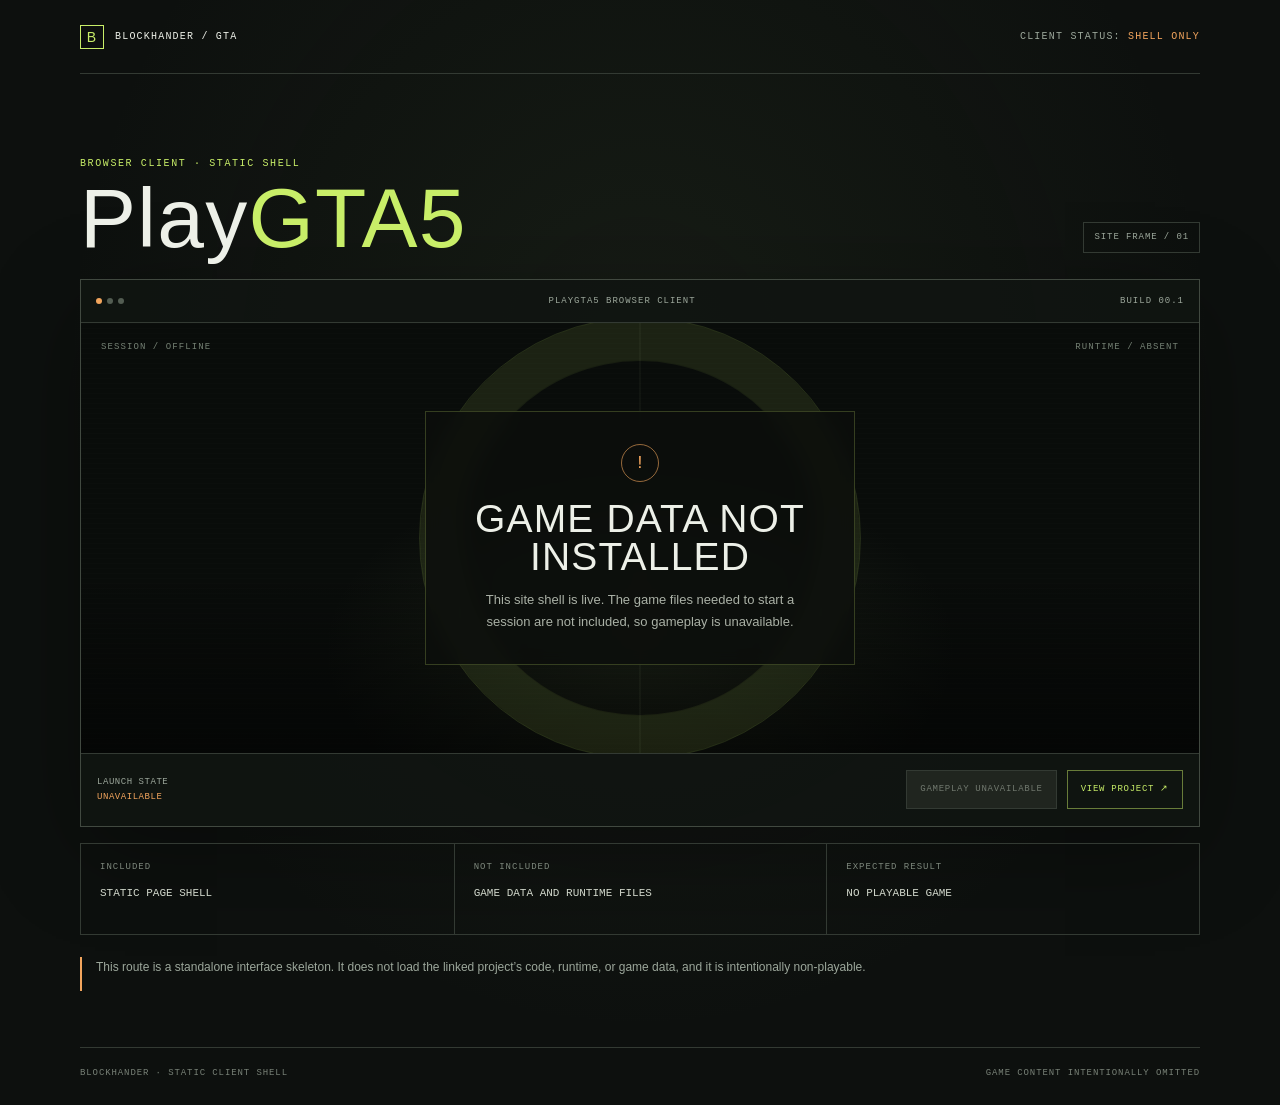
<file: gta/index.html>
<!doctype html>
<html lang="en">
<head>
  <meta charset="utf-8">
  <meta name="viewport" content="width=device-width, initial-scale=1">
  <meta name="theme-color" content="#0d100e">
  <meta name="description" content="A static PlayGTA5 client shell. Game files and playable runtime are not included.">
  <title>PlayGTA5 shell · BlockHander</title>
  <style>
    :root {
      color-scheme: dark;
      --black: #0d100e;
      --panel: #151a16;
      --line: #333a33;
      --paper: #edf0e8;
      --muted: #9ca79b;
      --lime: #c8ee68;
      --orange: #f2a55d;
      --mono: "SFMono-Regular", Consolas, "Liberation Mono", monospace;
      --display: Impact, Haettenschweiler, "Arial Narrow Bold", sans-serif;
    }

    * { box-sizing: border-box; }

    html { min-width: 320px; background: var(--black); }

    body {
      min-height: 100vh;
      margin: 0;
      color: var(--paper);
      background:
        radial-gradient(ellipse at 50% 34%, rgba(87, 111, 66, .12), transparent 36rem),
        var(--black);
      font-family: "Trebuchet MS", "Segoe UI", sans-serif;
    }

    a { color: inherit; }

    a:focus-visible, button:focus-visible {
      outline: 2px solid var(--lime);
      outline-offset: 4px;
    }

    .page { width: min(100% - 48px, 1120px); margin: 0 auto; }

    .topbar {
      min-height: 74px;
      display: flex;
      align-items: center;
      justify-content: space-between;
      border-bottom: 1px solid var(--line);
      font: 10px/1.5 var(--mono);
      letter-spacing: .12em;
      text-transform: uppercase;
    }

    .brand { display: flex; align-items: center; gap: 11px; }

    .brand-mark {
      width: 24px;
      height: 24px;
      display: grid;
      place-items: center;
      border: 1px solid var(--lime);
      color: var(--lime);
      font: 14px/1 var(--display);
    }

    .top-status { color: var(--muted); }
    .top-status b { color: var(--orange); font-weight: 500; }

    main { padding: clamp(42px, 8vw, 82px) 0 56px; }

    .intro {
      display: flex;
      align-items: end;
      justify-content: space-between;
      gap: 28px;
      margin-bottom: 26px;
    }

    .eyebrow {
      margin: 0 0 13px;
      color: var(--lime);
      font: 10px/1.5 var(--mono);
      letter-spacing: .16em;
      text-transform: uppercase;
    }

    h1 {
      margin: 0;
      font: clamp(48px, 8vw, 84px)/.82 var(--display);
      letter-spacing: .015em;
    }

    h1 span { color: var(--lime); }

    .build-tag {
      flex: 0 0 auto;
      padding: 8px 10px;
      border: 1px solid var(--line);
      color: var(--muted);
      font: 9px/1.4 var(--mono);
      letter-spacing: .1em;
      text-transform: uppercase;
    }

    .client {
      border: 1px solid #414940;
      background: rgba(16, 20, 17, .9);
      box-shadow: 0 26px 90px rgba(0, 0, 0, .32);
    }

    .client-bar {
      min-height: 43px;
      display: flex;
      align-items: center;
      justify-content: space-between;
      gap: 16px;
      padding: 0 15px;
      border-bottom: 1px solid var(--line);
      color: var(--muted);
      font: 9px/1.4 var(--mono);
      letter-spacing: .11em;
      text-transform: uppercase;
    }

    .window-dots { display: flex; gap: 5px; }
    .window-dots i { width: 6px; height: 6px; border-radius: 50%; background: #535d52; }
    .window-dots i:first-child { background: var(--orange); }

    .screen {
      min-height: 430px;
      position: relative;
      display: grid;
      place-items: center;
      overflow: hidden;
      background:
        linear-gradient(180deg, transparent 57%, rgba(0, 0, 0, .52)),
        repeating-linear-gradient(0deg, transparent 0 4px, rgba(255,255,255,.018) 5px),
        radial-gradient(ellipse at 50% 76%, rgba(112, 133, 78, .16), transparent 40%),
        #090c0a;
    }

    .screen::before {
      position: absolute;
      inset: 0;
      pointer-events: none;
      background:
        linear-gradient(90deg, transparent 49.9%, rgba(206, 231, 170, .07) 50%, transparent 50.1%),
        linear-gradient(0deg, transparent 49.9%, rgba(206, 231, 170, .07) 50%, transparent 50.1%);
      content: "";
    }

    .screen::after {
      width: min(47vw, 440px);
      aspect-ratio: 1;
      position: absolute;
      border: 1px solid rgba(200, 238, 104, .14);
      border-radius: 50%;
      box-shadow: inset 0 0 0 42px rgba(200, 238, 104, .018), inset 0 0 0 43px rgba(200, 238, 104, .08);
      content: "";
    }

    .screen-corner {
      position: absolute;
      z-index: 1;
      top: 18px;
      left: 20px;
      color: #758174;
      font: 9px/1.5 var(--mono);
      letter-spacing: .12em;
      text-transform: uppercase;
    }

    .screen-corner.right { right: 20px; left: auto; text-align: right; }

    .message {
      position: relative;
      z-index: 2;
      width: min(100% - 36px, 430px);
      padding: 32px 26px;
      border: 1px solid rgba(200, 238, 104, .22);
      background: rgba(12, 15, 12, .85);
      text-align: center;
      backdrop-filter: blur(8px);
    }

    .message-mark {
      width: 38px;
      height: 38px;
      display: grid;
      place-items: center;
      margin: 0 auto 18px;
      border: 1px solid rgba(242, 165, 93, .6);
      border-radius: 50%;
      color: var(--orange);
      font: 18px/1 var(--mono);
    }

    .message h2 {
      margin: 0;
      font: clamp(27px, 5vw, 39px)/.98 var(--display);
      letter-spacing: .03em;
      text-transform: uppercase;
    }

    .message p {
      max-width: 330px;
      margin: 13px auto 0;
      color: #aab1a6;
      font-size: 13px;
      line-height: 1.65;
    }

    .client-controls {
      min-height: 73px;
      display: flex;
      align-items: center;
      justify-content: space-between;
      gap: 18px;
      padding: 13px 16px;
      border-top: 1px solid var(--line);
    }

    .control-copy { color: var(--muted); font: 9px/1.6 var(--mono); letter-spacing: .06em; text-transform: uppercase; }
    .control-copy strong { color: var(--orange); font-weight: 500; }

    .controls { display: flex; align-items: center; gap: 10px; }

    .play-button, .source-link {
      min-height: 39px;
      display: inline-flex;
      align-items: center;
      justify-content: center;
      gap: 12px;
      padding: 0 13px;
      border: 1px solid var(--line);
      font: 9px/1 var(--mono);
      letter-spacing: .08em;
      text-decoration: none;
      text-transform: uppercase;
    }

    .play-button {
      color: #70786e;
      background: #20251f;
      cursor: not-allowed;
    }

    .source-link { border-color: rgba(200, 238, 104, .48); color: var(--lime); }
    .source-link:hover { background: rgba(200, 238, 104, .08); }

    .footnotes {
      display: grid;
      grid-template-columns: repeat(3, 1fr);
      margin-top: 16px;
      border: 1px solid var(--line);
    }

    .note { min-height: 90px; padding: 17px 19px; }
    .note + .note { border-left: 1px solid var(--line); }

    .note-label {
      display: block;
      margin-bottom: 9px;
      color: #7e887d;
      font: 9px/1.4 var(--mono);
      letter-spacing: .11em;
      text-transform: uppercase;
    }

    .note-value { color: #d1d7cb; font: 11px/1.5 var(--mono); text-transform: uppercase; }

    .disclaimer {
      display: flex;
      align-items: start;
      gap: 14px;
      margin: 22px 0 0;
      color: var(--muted);
      font-size: 12px;
      line-height: 1.7;
    }

    .disclaimer::before { width: 2px; min-height: 34px; flex: 0 0 2px; background: var(--orange); content: ""; }

    footer {
      display: flex;
      justify-content: space-between;
      gap: 16px;
      padding: 19px 0 25px;
      border-top: 1px solid var(--line);
      color: #788177;
      font: 9px/1.5 var(--mono);
      letter-spacing: .1em;
      text-transform: uppercase;
    }

    @media (max-width: 640px) {
      .page { width: min(100% - 28px, 520px); }
      .topbar { min-height: 64px; font-size: 8px; }
      .brand { gap: 8px; }
      .top-status { max-width: 140px; text-align: right; }
      main { padding-top: 48px; }
      .intro { align-items: start; flex-direction: column; gap: 17px; }
      h1 { font-size: clamp(55px, 14vw, 76px); }
      .screen { min-height: 350px; }
      .screen::after { width: min(72vw, 300px); }
      .message { padding: 24px 17px; }
      .client-controls { align-items: start; flex-direction: column; }
      .controls { width: 100%; }
      .play-button, .source-link { flex: 1; padding: 0 8px; font-size: 8px; }
      .footnotes { grid-template-columns: 1fr; }
      .note { min-height: 0; padding: 14px 16px; }
      .note + .note { border-top: 1px solid var(--line); border-left: 0; }
      footer { flex-direction: column; gap: 5px; }
    }
  </style>
</head>
<body>
  <div class="page">
    <header class="topbar">
      <div class="brand"><span class="brand-mark" aria-hidden="true">B</span><span>BlockHander / GTA</span></div>
      <span class="top-status">Client status: <b>shell only</b></span>
    </header>

    <main>
      <div class="intro">
        <div>
          <p class="eyebrow">Browser client · static shell</p>
          <h1>Play<span>GTA5</span></h1>
        </div>
        <span class="build-tag">Site frame / 01</span>
      </div>

      <section class="client" aria-labelledby="client-title">
        <div class="client-bar">
          <span class="window-dots" aria-hidden="true"><i></i><i></i><i></i></span>
          <span id="client-title">PlayGTA5 browser client</span>
          <span>Build 00.1</span>
        </div>

        <div class="screen" role="status" aria-live="polite">
          <span class="screen-corner">Session / offline</span>
          <span class="screen-corner right">Runtime / absent</span>
          <div class="message">
            <span class="message-mark" aria-hidden="true">!</span>
            <h2>Game data not installed</h2>
            <p>This site shell is live. The game files needed to start a session are not included, so gameplay is unavailable.</p>
          </div>
        </div>

        <div class="client-controls">
          <span class="control-copy">Launch state<br><strong>Unavailable</strong></span>
          <div class="controls">
            <button class="play-button" type="button" disabled aria-disabled="true">Gameplay unavailable</button>
            <a class="source-link" href="https://github.com/alihammoud21/playgta5" target="_blank" rel="noopener noreferrer">View project ↗</a>
          </div>
        </div>
      </section>

      <section class="footnotes" aria-label="Included and excluded parts">
        <div class="note"><span class="note-label">Included</span><span class="note-value">Static page shell</span></div>
        <div class="note"><span class="note-label">Not included</span><span class="note-value">Game data and runtime files</span></div>
        <div class="note"><span class="note-label">Expected result</span><span class="note-value">No playable game</span></div>
      </section>

      <p class="disclaimer">This route is a standalone interface skeleton. It does not load the linked project’s code, runtime, or game data, and it is intentionally non-playable.</p>
    </main>

    <footer>
      <span>BlockHander · Static client shell</span>
      <span>Game content intentionally omitted</span>
    </footer>
  </div>
</body>
</html>
</file>
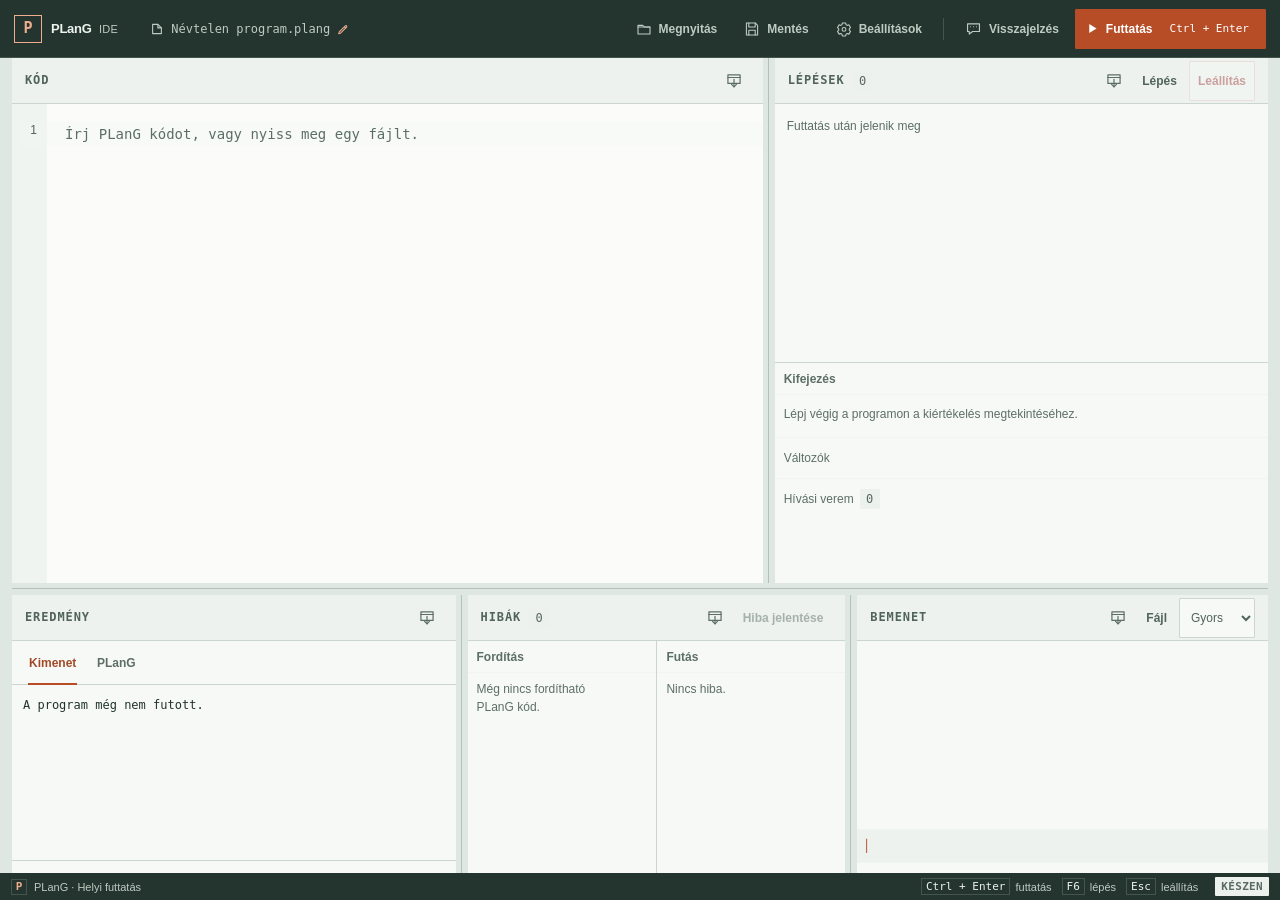
<file: plang/index.html>
<!doctype html>
<html lang="hu">
  <head>
    <meta charset="UTF-8" />
    <meta name="viewport" content="width=device-width, initial-scale=1, viewport-fit=cover" />
    <meta name="theme-color" id="theme-color" content="#ffffff" />
    <meta name="description" content="Böngészőben futó PLanG programozási környezet." />
    <link rel="icon" type="image/svg+xml" href="/plang/favicon-code.svg" />
    <title>Névtelen program.plang - PLanG</title>
    <script type="module" crossorigin src="/plang/assets/index-CEwBY_hx.js"></script>
    <link rel="modulepreload" crossorigin href="/plang/assets/sentry-DNl5YGOr.js">
    <link rel="stylesheet" crossorigin href="/plang/assets/index-B7pjGrDt.css">
  </head>
  <body>
    <div id="app"></div>
  </body>
</html>
</file>
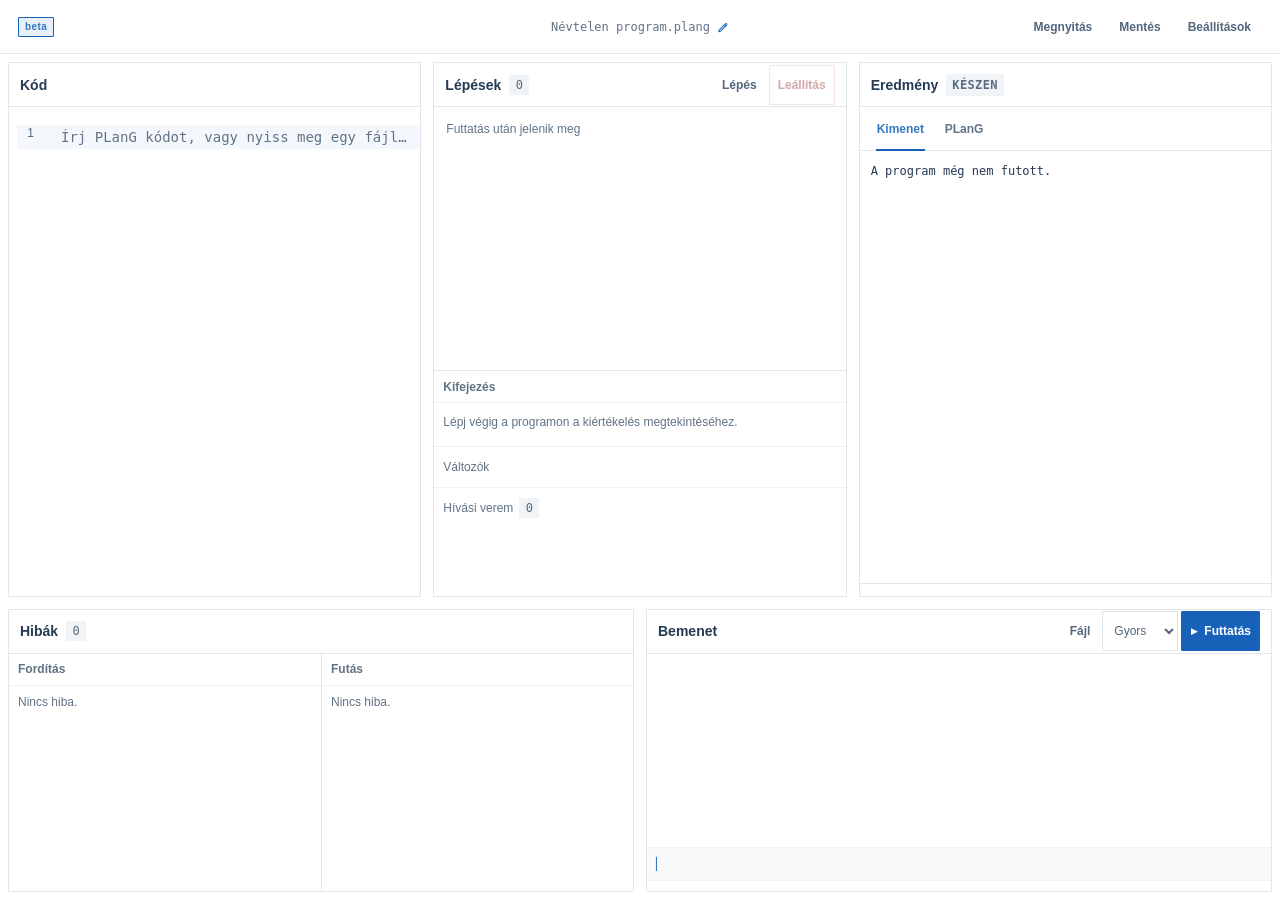
<file: plang_old/index.html>
<!doctype html>
<html lang="hu">
  <head>
    <meta charset="UTF-8" />
    <meta name="viewport" content="width=device-width, initial-scale=1, viewport-fit=cover, maximum-scale=1, user-scalable=no" />
    <meta name="theme-color" id="theme-color" content="#ffffff" />
    <meta name="description" content="Böngészőben futó PLanG programozási környezet." />
    <link rel="icon" type="image/svg+xml" href="/plang_old/favicon-code.svg" />
    <title>Névtelen program.plang - PLanG</title>
    <script type="module" crossorigin src="/plang_old/assets/index-bqqEhXy2.js"></script>
    <link rel="modulepreload" crossorigin href="/plang_old/assets/sentry-DNxsmRGE.js">
    <link rel="stylesheet" crossorigin href="/plang_old/assets/index-e2RVIA1a.css">
  </head>
  <body>
    <div id="app"></div>
  </body>
</html>
</file>
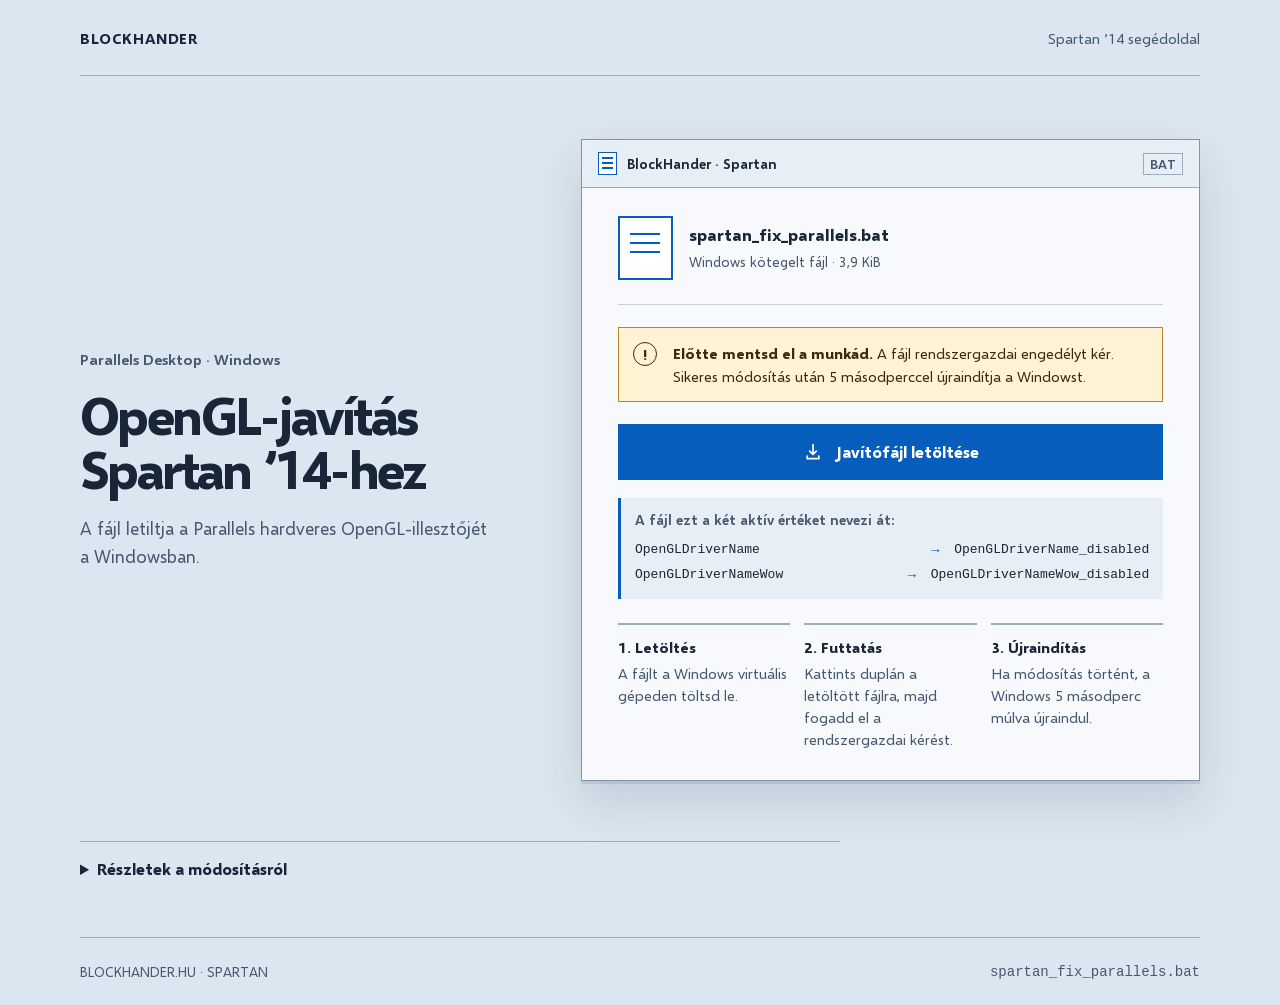
<file: spartan/index.html>
<!doctype html>
<html lang="hu">
<head>
  <meta charset="utf-8">
  <meta name="viewport" content="width=device-width, initial-scale=1">
  <meta name="color-scheme" content="light">
  <meta name="theme-color" content="#dce6f0">
  <meta name="description" content="Töltsd le a Spartan ’14 Parallels grafikai hibájához készült Windows javítófájlt.">
  <title>Spartan ’14 grafikai javítása | BlockHander</title>
  <link rel="icon" href="/spartan/favicon.svg" type="image/svg+xml">
  <link rel="icon" href="/spartan/icon-512.png" type="image/png" sizes="512x512">
  <link rel="apple-touch-icon" href="/spartan/apple-touch-icon.png">
  <meta property="og:type" content="website">
  <meta property="og:title" content="Spartan ’14 grafikai javítása | BlockHander">
  <meta property="og:description" content="Windows javítófájl Spartan ’14-hez Parallels Desktop alatt.">
  <meta property="og:url" content="https://blockhander.hu/spartan/">
  <meta property="og:image" content="https://blockhander.hu/spartan/og.png">
  <meta property="og:image:width" content="1200">
  <meta property="og:image:height" content="630">
  <meta property="og:image:alt" content="OpenGL-javítás Spartan ’14-hez — BlockHander, Windows kötegelt fájl">
  <meta name="twitter:card" content="summary_large_image">
  <link rel="preload" href="/spartan/fonts/selawik-400.woff2" as="font" type="font/woff2" crossorigin>
  <link rel="preload" href="/spartan/fonts/selawik-600.woff2" as="font" type="font/woff2" crossorigin>
  <link rel="preload" href="/spartan/fonts/selawik-700.woff2" as="font" type="font/woff2" crossorigin>
  <link rel="stylesheet" href="/spartan/styles.css">
</head>
<body>
  <div class="page-shell">
    <header class="site-header">
      <a class="wordmark" href="/" aria-label="Ugrás a BlockHander főoldalára">BLOCKHANDER</a>
      <span class="section-name">Spartan ’14 segédoldal</span>
    </header>

    <main class="page-content">
      <section class="stage" aria-labelledby="page-title">
        <div class="heading">
          <p class="eyebrow">Parallels Desktop <span aria-hidden="true">·</span> Windows</p>
          <h1 id="page-title">OpenGL-javítás<br>Spartan ’14-hez</h1>
          <p class="intro">A fájl letiltja a Parallels hardveres OpenGL-illesztőjét a Windowsban.</p>
        </div>

        <section class="download-panel" aria-label="A Spartan javítófájl letöltése">
          <div class="panel-heading">
            <span class="file-glyph" aria-hidden="true"></span>
            <span>BlockHander <span aria-hidden="true">·</span> Spartan</span>
            <span class="file-badge">BAT</span>
          </div>
          <div class="panel-content">
            <div class="file-row">
              <span class="large-file" aria-hidden="true"></span>
              <div class="file-copy">
                <p class="file-name">spartan_fix_parallels.bat</p>
                <p class="file-meta">Windows kötegelt fájl <span aria-hidden="true">·</span> 3,9 KiB</p>
              </div>
            </div>

            <div class="warning" role="note" aria-label="Fontos, futtatás előtt">
              <span class="warning-icon" aria-hidden="true">!</span>
              <p><strong>Előtte mentsd el a munkád.</strong> A fájl rendszergazdai engedélyt kér. Sikeres módosítás után 5 másodperccel újraindítja a Windowst.</p>
            </div>

            <a class="download-button" href="/spartan/spartan_fix_parallels.bat" download="spartan_fix_parallels.bat">
              <svg viewBox="0 0 24 24" fill="none" aria-hidden="true"><path d="M12 3v12m0 0 4-4m-4 4-4-4M5 17v3h14v-3" stroke="currentColor" stroke-width="2" stroke-linecap="round" stroke-linejoin="round"/></svg>
              Javítófájl letöltése
            </a>

            <div class="registry-preview" role="group" aria-label="Átnevezett OpenGL-beállítások">
              <p class="registry-title">A fájl ezt a két aktív értéket nevezi át:</p>
              <div class="registry-change"><code>OpenGLDriverName</code><span aria-hidden="true">→</span><code>OpenGLDriverName_disabled</code></div>
              <div class="registry-change"><code>OpenGLDriverNameWow</code><span aria-hidden="true">→</span><code>OpenGLDriverNameWow_disabled</code></div>
            </div>

            <ol class="steps" aria-label="A futtatás lépései">
              <li class="step"><strong>1. Letöltés</strong><span>A fájlt a Windows virtuális gépeden töltsd le.</span></li>
              <li class="step"><strong>2. Futtatás</strong><span>Kattints duplán a letöltött fájlra, majd fogadd el a rendszergazdai kérést.</span></li>
              <li class="step"><strong>3. Újraindítás</strong><span>Ha módosítás történt, a Windows 5 másodperc múlva újraindul.</span></li>
            </ol>
          </div>
        </section>
      </section>

      <section class="technical-details">
        <details>
          <summary>Részletek a módosításról</summary>
          <p>A fájl rendszergazdai jogosultságot kér, majd beágyazott PowerShellt futtat az <code>ExecutionPolicy Bypass</code> kapcsolóval. A kapcsoló csak erre a PowerShell-folyamatra érvényes, nem állítja át tartósan a Windows házirendjét. A szkript módosítja a grafikus illesztőprogram regisztrációs kulcsainak hozzáférését, majd az aktív <code>OpenGLDriverName</code> és <code>OpenGLDriverNameWow</code> értékeket <code>_disabled</code> végűre nevezi át. Az esetleg már létező, azonos nevű letiltott értékeket előbb törli. Ha nincs aktív OpenGL-bejegyzés, a Windows nem indul újra.</p>
        </details>
      </section>

      <footer class="page-footer">
        <span>BLOCKHANDER.HU <span aria-hidden="true">·</span> SPARTAN</span>
        <span class="footer-file">spartan_fix_parallels.bat</span>
      </footer>
    </main>
  </div>
</body>
</html>
</file>
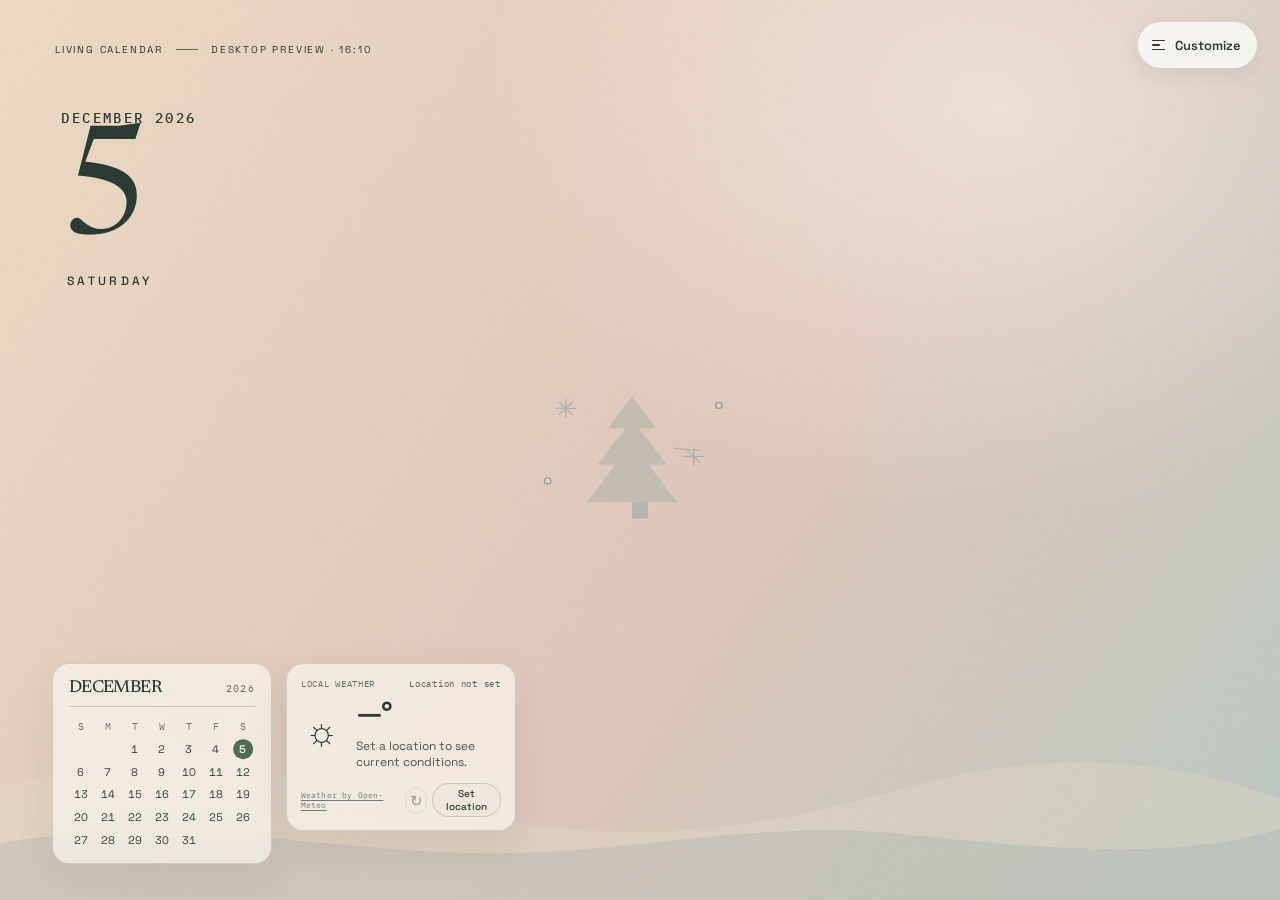
<file: wallpaper/index.html>
<!doctype html>
<html lang="en">
<head>
  <meta charset="utf-8">
  <meta name="viewport" content="width=device-width, initial-scale=1">
  <meta name="color-scheme" content="light dark">
  <meta name="theme-color" content="#e5b89d">
  <meta name="description" content="A living calendar wallpaper that shows the date, month, and the information you choose.">
  <title>Living Calendar Wallpaper</title>
  <script>
    (() => {
      const look = new URLSearchParams(window.location.search).get("look");
      if (["classic", "seasonal", "field-guide", "evening"].includes(look)) {
        document.documentElement.dataset.look = look;
      }
    })();
  </script>
  <link rel="icon" href="./favicon.svg" type="image/svg+xml">
  <link rel="preconnect" href="https://fonts.googleapis.com">
  <link rel="preconnect" href="https://fonts.gstatic.com" crossorigin>
  <link href="https://fonts.googleapis.com/css2?family=Fraunces:opsz,wght@9..144,500;9..144,600&family=IBM+Plex+Mono:wght@400;500&family=Newsreader:opsz,wght@6..72,400;6..72,500;6..72,600&family=Space+Grotesk:wght@400;500;600;700&display=swap" rel="stylesheet">
  <link rel="stylesheet" href="./styles.css">
  <link rel="stylesheet" href="./style-directions.css">
  <script type="module" src="./app.js"></script>
</head>
<body>
  <a class="skip-link" href="#wallpaper-art">Skip to wallpaper</a>
  <main class="wallpaper-page">
    <div class="wallpaper-art" id="wallpaper-art" data-style="gradient" data-layout="combined" data-show-calendar="true" aria-label="Interactive calendar wallpaper">
      <svg class="seasonal-art" viewBox="0 0 1200 900" preserveAspectRatio="none" aria-hidden="true" focusable="false">
        <g class="seasonal-scene seasonal-scene--january">
          <path class="seasonal-ridge-light" d="M0 766C156 720 270 742 415 786S684 836 844 776s236-64 356-20v144H0Z"/>
          <path class="seasonal-ridge-deep" d="M0 830c172-40 303-8 446 11s278-35 421-28 223 34 333-7v94H0Z"/>
          <g class="seasonal-emblem" transform="translate(600 455) scale(.74)">
            <path class="seasonal-line" d="M0-72v144M-62-36l124 72M-62 36l124-72M0-72l-10 14m10-14 10 14M0 72l-10-14m10 14 10-14M-62-36l17 1m-17-1 7 15M62 36l-17-1m17 1-7-15M-62 36l17-1m-17 1 7-15M62-36l-17 1m17-1-7 15"/>
            <circle class="seasonal-dot" cx="0" cy="0" r="7"/>
            <circle class="seasonal-dot seasonal-dot--small" cx="-78" cy="-66" r="4"/><circle class="seasonal-dot seasonal-dot--small" cx="83" cy="52" r="4"/>
          </g>
        </g>
        <g class="seasonal-scene seasonal-scene--february">
          <path class="seasonal-ridge-light" d="M0 785c180-56 326-13 480 17s278-62 406-51 216 57 314 16v133H0Z"/>
          <path class="seasonal-ridge-deep" d="M0 838c156-24 282 19 429 2s297-37 432-2 231 19 339-13v75H0Z"/>
          <g class="seasonal-emblem" transform="translate(600 455) scale(.74)">
            <path class="seasonal-line" d="M-78 62C-33 33-16 2 4-26S42-57 78-66M-24 13c-29-3-44-20-55-42m84 4c-1-23 8-37 22-52M5-25c20 1 36-7 49-20M-52 43c-6-19-19-29-39-34"/>
            <path class="seasonal-leaf" d="M-77-41c19 0 31 7 34 23-17 5-29-4-34-23Zm53 43c-17-9-21-24-13-38 16 8 20 23 13 38Zm56-61c-3-18 5-30 21-34 4 17-3 29-21 34Zm17 15c5-17 17-23 33-18-5 16-17 22-33 18Z"/>
            <circle class="seasonal-bud" cx="-88" cy="9" r="5"/><circle class="seasonal-bud" cx="49" cy="-78" r="5"/>
          </g>
        </g>
        <g class="seasonal-scene seasonal-scene--march">
          <path class="seasonal-ridge-light" d="M0 779c147-11 258-70 411-43s238 80 388 56 244-45 401-6v133H0Z"/>
          <path class="seasonal-ridge-deep" d="M0 843c143-31 284-8 428 3s257-20 403-15 263 24 369-9v78H0Z"/>
          <g class="seasonal-emblem" transform="translate(600 455) scale(.74)">
            <path class="seasonal-line" d="M0 78c2-46-1-92 5-151m-4 95C-33-2-55-16-77-25m83 4c33-31 52-38 82-40M2 15c-29-25-46-31-65-31m68 5c24-23 40-28 62-31"/>
            <path class="seasonal-leaf" d="M-77-25c22-4 37 4 43 22-19 8-34 1-43-22Zm165-36C68-41 54-30 36-33c0-20 17-30 52-28ZM-63-16c21-1 34 7 38 24-18 6-31-1-38-24Zm133-20C51-20 39-10 23-13c2-18 16-26 47-23Z"/>
          </g>
        </g>
        <g class="seasonal-scene seasonal-scene--april">
          <path class="seasonal-ridge-light" d="M0 794c182-51 313-24 461 16s262 1 395-25 239-15 344 22v112H0Z"/>
          <path class="seasonal-ridge-deep" d="M0 841c152-18 280 19 414 10s270-40 412-22 259 23 374-8v79H0Z"/>
          <g class="seasonal-emblem" transform="translate(600 455) scale(.74)">
            <path class="seasonal-line" d="M-66-31c11-25 35-40 65-35 22-27 65-11 66 20 32 12 25 54-7 57h-115c-23-1-31-27-9-42Z"/>
            <path class="seasonal-rain" d="m-44 33-10 22m48-17-10 22m47-23-10 22m44-22-10 22"/>
            <path class="seasonal-leaf" d="M-80 73c-15-18-11-33 8-44 14 17 10 32-8 44Zm67 2c-2-23 9-35 31-36 4 21-6 33-31 36Zm68 0c-18-15-18-31 0-47 17 15 17 31 0 47Z"/>
          </g>
        </g>
        <g class="seasonal-scene seasonal-scene--may">
          <path class="seasonal-ridge-light" d="M0 777c170-25 285-36 425-4s237 57 396 29 245-54 379-11v109H0Z"/>
          <path class="seasonal-ridge-deep" d="M0 839c170-12 275 17 433 9s271-36 412-20 253 32 355-8v80H0Z"/>
          <g class="seasonal-emblem" transform="translate(600 455) scale(.74)">
            <path class="seasonal-line" d="M-76 69c26-40 43-77 68-119m-27 46c-24-13-34-30-33-52m49 20c25-7 40-20 51-42m-13 89c19-14 40-17 61-11"/>
            <g class="seasonal-blossom" transform="translate(-67 -55)"><ellipse cy="-13" rx="8" ry="14"/><ellipse cx="13" rx="8" ry="14" transform="rotate(72 0 0)"/><ellipse cx="8" cy="11" rx="8" ry="14" transform="rotate(144 0 0)"/><ellipse cx="-8" cy="11" rx="8" ry="14" transform="rotate(216 0 0)"/><ellipse cx="-13" rx="8" ry="14" transform="rotate(288 0 0)"/><circle r="5"/></g>
            <g class="seasonal-blossom" transform="translate(64 -101) scale(.78)"><ellipse cy="-13" rx="8" ry="14"/><ellipse cx="13" rx="8" ry="14" transform="rotate(72 0 0)"/><ellipse cx="8" cy="11" rx="8" ry="14" transform="rotate(144 0 0)"/><ellipse cx="-8" cy="11" rx="8" ry="14" transform="rotate(216 0 0)"/><ellipse cx="-13" rx="8" ry="14" transform="rotate(288 0 0)"/><circle r="5"/></g>
            <path class="seasonal-leaf" d="M-33-8c-19 1-29-9-28-27 19-2 29 7 28 27Zm86-40c-2-18 7-29 25-30 3 18-5 28-25 30Z"/>
          </g>
        </g>
        <g class="seasonal-scene seasonal-scene--june">
          <path class="seasonal-ridge-light" d="M0 798c178-32 299-45 434-4s250 52 395 15 253-28 371 10v81H0Z"/>
          <path class="seasonal-ridge-deep" d="M0 843c170-18 290 20 432 8s267-42 417-19 249 30 351-4v72H0Z"/>
          <g class="seasonal-emblem" transform="translate(600 455) scale(.74)">
            <path class="seasonal-ray" d="M0-96v-26m-63 52-19-19m145 19 19-19M-90 0h-27m207 0h27"/>
            <path class="seasonal-sun" d="M-75 36a75 75 0 0 1 150 0"/>
            <path class="seasonal-line" d="M-104 38h208m-184 16h160"/>
          </g>
        </g>
        <g class="seasonal-scene seasonal-scene--july">
          <path class="seasonal-ridge-light" d="M0 789c134-44 273-51 412-4s268 65 420 23 251-47 368-4v96H0Z"/>
          <path class="seasonal-ridge-deep" d="M0 843c161-30 296-2 439 11s280-38 418-25 241 39 343 4v75H0Z"/>
          <g class="seasonal-emblem" transform="translate(600 455) scale(.74)">
            <path class="seasonal-line" d="M-83 76C-55 24-47-20-44-77m-39 153c-9-31-23-49-46-66m78 18c-29-16-42-31-48-52m91 62c-7-45-5-86 4-124m-4 81c27-21 42-42 50-68m-41 87c29-10 50-20 69-40m-5 49c-4-39 6-69 28-96m-19 67c23-13 36-27 45-46"/>
            <path class="seasonal-leaf" d="M-128 10c22-3 37 6 43 27-19 7-34-2-43-27Zm44-52c20 2 31 14 30 34-19 0-29-11-30-34Zm41 22c18-7 33-2 42 16-16 11-30 6-42-16Zm77-4c4-20 18-29 38-25-4 19-17 27-38 25Zm-2 44c17-13 33-12 46 4-13 15-29 14-46-4Zm66-19c10-18 25-22 42-12-9 18-23 22-42 12Z"/>
          </g>
        </g>
        <g class="seasonal-scene seasonal-scene--august">
          <path class="seasonal-ridge-light" d="M0 782c170-46 279-17 420 24s271 0 404-33 261-6 376 20v111H0Z"/>
          <path class="seasonal-ridge-deep" d="M0 839c181-25 294 16 437 8s266-37 415-19 253 26 348-8v80H0Z"/>
          <g class="seasonal-emblem" transform="translate(600 455) scale(.74)">
            <circle class="seasonal-sun" cx="43" cy="-36" r="42"/>
            <path class="seasonal-line" d="M-110 42c46-27 82-28 119-8s70 17 113-10m-232 34c52-21 86-21 121-4s72 16 118-5M-68 80c29-13 54-13 79 0s50 14 78 1"/>
          </g>
        </g>
        <g class="seasonal-scene seasonal-scene--september">
          <path class="seasonal-ridge-light" d="M0 784c145-28 287-15 425 22s272 16 416-28 252-26 359 7v115H0Z"/>
          <path class="seasonal-ridge-deep" d="M0 844c159-21 283 10 428 9s272-39 419-21 255 27 353-3v71H0Z"/>
          <g class="seasonal-emblem" transform="translate(600 455) scale(.74)">
            <path class="seasonal-line" d="M0 82c-4-59-10-104-2-164m-1 93c-23-25-44-36-69-38m69 14c21-26 41-39 68-47m-65 19c-16-24-21-45-17-68m20 77c25-18 46-25 70-25"/>
            <path class="seasonal-seed" d="M-74-28c12-20 17-35 13-50m-12 51c-5-23-15-36-34-47m104 32c3-23 13-38 31-48m-31 48c15-22 31-32 54-34m-61 13c-12-24-13-40-6-58m11 79c20-16 38-21 59-17"/>
          </g>
        </g>
        <g class="seasonal-scene seasonal-scene--october">
          <path class="seasonal-ridge-light" d="M0 781c144-46 289-29 434 19s277 34 413-11 244-51 353-9v120H0Z"/>
          <path class="seasonal-ridge-deep" d="M0 842c161-25 288 17 433 8s266-36 410-20 261 25 357-9v79H0Z"/>
          <g class="seasonal-emblem" transform="translate(600 455) scale(.74)">
            <path class="seasonal-line" d="M-98 62c27-35 49-68 69-101s47-45 91-66M-54-5c-28-1-47-16-57-42m80 1c-1-27 9-47 30-61m12 25c24 9 43 7 62-7M-31 26c-21-14-43-17-65-11"/>
            <path class="seasonal-leaf" d="M-111-47c21-3 35 7 39 28-20 7-33-3-39-28Zm80-18c-1-21 10-34 31-37 3 20-7 33-31 37Zm27 15c22 0 35 12 36 34-21 3-33-8-36-34Zm46-49c2-20 15-30 35-28-1 20-13 29-35 28Zm-71 112c-18-12-20-29-6-49 18 12 20 28 6 49Zm140-102c19-10 34-5 44 14-18 11-33 7-44-14Z"/>
            <path class="seasonal-vein" d="m-85-38 13 12m48-34-2 17m29-2 17 20m12-68-8 16m-65 66-9 22m100-116 19-10"/>
          </g>
        </g>
        <g class="seasonal-scene seasonal-scene--november">
          <path class="seasonal-ridge-light" d="M0 785c174-33 283-4 426 23s277 10 416-37 253-20 358 21v103H0Z"/>
          <path class="seasonal-ridge-deep" d="M0 844c166-17 286 13 431 8s267-35 415-16 256 24 354-8v72H0Z"/>
          <g class="seasonal-emblem" transform="translate(600 455) scale(.74)">
            <path class="seasonal-line" d="M-92 74c34-32 50-62 58-97s36-58 72-70m-119 143c-5-27-20-44-48-54m96-31c-3-26 6-45 29-61m-11 39c24 0 43-8 58-27m-78 61c-23-10-41-10-61 0"/>
            <path class="seasonal-bud" d="M-202 0h7m34-68h7m170-83h7m55 49h7m-130 54h7"/>
          </g>
        </g>
        <g class="seasonal-scene seasonal-scene--december">
          <path class="seasonal-ridge-light" d="M0 786c151-35 291-12 430 25s274 22 412-21 254-33 358 9v101H0Z"/>
          <path class="seasonal-ridge-deep" d="M0 843c165-28 293 6 438 10s267-35 408-19 260 26 354-5v71H0Z"/>
          <g class="seasonal-emblem" transform="translate(600 455) scale(.74)">
            <path class="seasonal-tree" d="m-67 64 36-51h-23l36-49h-22l30-44 30 44h-22l36 49h-23l36 51Z"/>
            <path class="seasonal-trunk" d="M-10 64h20v22h-20Z"/>
            <path class="seasonal-snow" d="M-94-75v24m-12-12h24m-20-8 16 16m0-16-16 16m170 45v24m-12-12h24m-20-8 16 16m0-16L44-9"/>
            <circle class="seasonal-dot" cx="-117" cy="35" r="4"/><circle class="seasonal-dot" cx="100" cy="-67" r="4"/>
          </g>
        </g>
      </svg>
      <div class="wallpaper-topline">
        <span class="wallpaper-wordmark" data-classic-only hidden>BETTER CREATING <i></i> LIVING CALENDAR</span>
        <span class="wallpaper-wordmark" data-direction-only hidden>LIVING CALENDAR <i></i> <span class="wallpaper-preview-label">DESKTOP PREVIEW · <span data-wallpaper-ratio>16:10</span></span></span>
      </div>

      <div class="wallpaper-layout">
        <div class="wallpaper-date-block">
          <span class="wallpaper-month" data-wallpaper-month>OCTOBER 2026</span>
          <strong data-wallpaper-day>23</strong>
          <span class="wallpaper-weekday" data-wallpaper-weekday>FRIDAY</span>
        </div>
        <div class="wallpaper-widgets" role="group" aria-label="Calendar, events, and weather widgets">
          <section class="mini-calendar wallpaper-widget" data-calendar aria-label="October 2026 calendar">
            <div class="mini-calendar-top"><span data-calendar-title>OCTOBER</span><span data-calendar-year>2026</span></div>
            <div class="calendar-grid" data-calendar-grid role="grid" aria-label="October 2026"></div>
          </section>
          <section class="agenda-preview wallpaper-widget" data-agenda hidden aria-label="Today's events">
            <div class="agenda-heading"><span>YOUR DAY</span><span data-agenda-date>OCT 23</span></div>
            <div class="agenda-items" data-agenda-items></div>
          </section>
          <section class="weather-widget wallpaper-widget" data-weather-widget aria-label="Local weather">
            <div class="weather-widget-top">
              <span class="weather-eyebrow">LOCAL WEATHER</span>
              <span class="weather-location" data-weather-location>Location not set</span>
            </div>
            <div class="weather-reading">
              <span class="weather-icon" data-weather-icon aria-hidden="true">☼</span>
              <div class="weather-reading-copy">
                <div class="weather-temperature-line"><strong data-weather-temperature>—°</strong><span data-weather-summary>Add a location to see conditions.</span></div>
                <span class="weather-range" data-weather-range></span>
              </div>
            </div>
            <div class="weather-widget-bottom">
              <a class="weather-attribution" href="https://open-meteo.com/" target="_blank" rel="noreferrer">Weather by Open-Meteo</a>
              <div class="weather-widget-actions">
                <button class="weather-action" type="button" data-weather-refresh aria-label="Refresh weather" title="Refresh weather">↻</button>
                <button class="weather-action" type="button" data-weather-open-settings>Set location</button>
              </div>
            </div>
          </section>
        </div>
      </div>

      <div class="wallpaper-footer" data-classic-only hidden>
        <span data-palette-label>OCTOBER · NORTHERN HEMISPHERE</span>
        <span>A LITTLE MORE ROOM FOR TODAY</span>
      </div>

    </div>

    <button class="customize-button" type="button" data-open-editor aria-haspopup="dialog" aria-controls="settings-dialog">
      <span class="customize-glyph" aria-hidden="true"><i></i><i></i><i></i></span>
      Customize
    </button>

    <dialog class="settings-dialog" id="settings-dialog" data-settings-dialog aria-labelledby="settings-title">
      <div class="settings-card">
        <header class="panel-heading">
          <div>
            <div class="panel-title-row">
              <h1 id="settings-title">Appearance</h1>
              <div class="settings-scroll-cue" data-scroll-cue aria-hidden="true"><span>More settings</span><span>↓</span></div>
            </div>
          </div>
          <button class="dialog-close" type="button" data-close-editor aria-label="Close settings">×</button>
        </header>

        <section class="control-section palette-section" aria-labelledby="palette-heading">
          <div class="control-heading">
            <div><h2 id="palette-heading">Seasonal background</h2><p>Every month has its own artwork, palette, and mood.</p></div>
          </div>
          <div class="month-stepper">
            <button class="step-button" type="button" data-previous-month aria-label="Previous palette month">←</button>
            <div class="step-readout"><strong data-step-month>October</strong><span data-step-season>Warm light, late autumn</span></div>
            <button class="step-button" type="button" data-next-month aria-label="Next palette month">→</button>
          </div>
          <div class="month-picker" role="group" aria-label="Choose a seasonal palette" data-month-picker></div>
          <div class="toggle-row follow-month-row">
            <span><strong>Follow today’s month</strong><small data-follow-status>Background updates when the month turns.</small></span>
            <button class="switch" type="button" data-toggle-follow-month aria-pressed="true" aria-label="Pause automatic monthly background"><span></span></button>
          </div>
        </section>

        <section class="control-section" aria-labelledby="design-heading">
          <div class="control-heading"><div><h2 id="design-heading">Wallpaper style</h2><p>Choose a look for every month.</p></div></div>
          <div class="design-choices" role="group" aria-labelledby="design-heading">
            <button class="design-choice" type="button" data-design-choice="classic" aria-pressed="false" title="The original wallpaper with a quiet gradient and editorial date.">
              <span class="design-choice-preview design-preview-classic" aria-hidden="true"><i></i><b></b></span>
              <span class="design-choice-label">Original</span>
            </button>
            <button class="design-choice" type="button" data-design-choice="seasonal" aria-pressed="true" title="An editorial date over a soft seasonal landscape">
              <span class="design-choice-preview design-preview-seasonal" aria-hidden="true"><i></i><b></b></span>
              <span class="design-choice-label">Seasonal editorial</span>
            </button>
            <button class="design-choice" type="button" data-design-choice="field-guide" aria-pressed="false" title="A mineral field guide with botanical detail and a side-set date">
              <span class="design-choice-preview design-preview-field-guide" aria-hidden="true"><i></i><b></b></span>
              <span class="design-choice-label">Botanical field guide</span>
            </button>
            <button class="design-choice" type="button" data-design-choice="evening" aria-pressed="false" title="A dark spruce landscape with warm brass highlights">
              <span class="design-choice-preview design-preview-evening" aria-hidden="true"><i></i><b></b></span>
              <span class="design-choice-label">Evening grove</span>
            </button>
          </div>
        </section>

        <section class="control-section" aria-labelledby="treatment-heading">
          <div class="control-heading"><div><h2 id="treatment-heading">Color treatment</h2></div></div>
          <div class="segmented-control" role="group" aria-label="Color treatment">
            <button type="button" data-style-choice="gradient" aria-pressed="true"><span class="style-swatch style-swatch-gradient" aria-hidden="true"></span>Gradient</button>
            <button type="button" data-style-choice="solid" aria-pressed="false"><span class="style-swatch style-swatch-solid" aria-hidden="true"></span>Solid</button>
          </div>
        </section>

        <section class="control-section calendar-link-section" aria-labelledby="ical-heading">
          <div class="control-heading"><div><h2 id="ical-heading">Calendars</h2><p>Change the labels shown beside events.</p></div></div>
          <div class="calendar-list" data-calendar-list role="list" aria-label="Connected calendars"></div>
          <form class="calendar-form" data-calendar-form>
            <div class="calendar-form-fields">
              <label class="visually-hidden" for="ical-name">Calendar label</label>
              <input id="ical-name" name="calendar-name" type="text" maxlength="60" autocomplete="off" placeholder="Label (optional)">
              <label class="visually-hidden" for="ical-url">iCal calendar link</label>
              <input id="ical-url" name="ical-url" type="url" inputmode="url" autocomplete="url" placeholder="https://… or webcal://…" spellcheck="false">
            </div>
            <div class="calendar-actions">
              <button class="button button-primary" type="submit" data-connect-calendar>Add calendar</button>
              <button class="button button-subtle" type="button" data-refresh-calendars hidden>Refresh all</button>
            </div>
          </form>
          <input hidden id="ical-file" type="file" accept=".ics,text/calendar" multiple data-calendar-file>
          <div class="calendar-dropzone" data-calendar-dropzone role="group" aria-label="Add calendar files">
            <svg class="calendar-dropzone-icon" viewBox="0 0 24 24" fill="none" aria-hidden="true"><path d="M12 15V3m0 0L8 7m4-4 4 4M5 13v6a2 2 0 0 0 2 2h10a2 2 0 0 0 2-2v-6" stroke="currentColor" stroke-width="1.6" stroke-linecap="round" stroke-linejoin="round"/></svg>
            <div class="calendar-dropzone-copy">
              <p>Drop .ics files here</p>
              <div><span>or</span><button class="calendar-dropzone-button" type="button" data-add-calendar-file>Browse files</button></div>
            </div>
          </div>
          <p class="calendar-status" data-calendar-status role="status" aria-live="polite"></p>
          <p class="privacy-note">Local files stay in this browser. Feed links connect directly to their provider.</p>
        </section>

        <section class="control-section weather-settings" data-weather-settings aria-labelledby="weather-settings-heading">
          <div class="control-heading"><div><h2 id="weather-settings-heading">Weather location</h2><p>Use this device’s location or search for a city.</p></div></div>
          <div class="weather-selected-location"><span data-weather-selected-location>No location selected</span></div>
          <button class="button button-subtle weather-current-location" type="button" data-use-current-location>Use current location</button>
          <form class="weather-location-form" data-weather-search-form>
            <label class="visually-hidden" for="weather-location-query">Search city or town</label>
            <div class="weather-location-search">
              <input class="weather-location-input" id="weather-location-query" name="location" type="search" maxlength="100" autocomplete="off" placeholder="Search city or town">
              <button class="button button-primary" type="submit" data-weather-search>Search</button>
            </div>
            <div class="weather-location-results" data-weather-results role="list" aria-label="Location search results"></div>
          </form>
          <p class="calendar-status" data-weather-status role="status" aria-live="polite"></p>
          <p class="privacy-note">Your selected location is saved with this device’s wallpaper settings. Weather data by Open-Meteo.</p>
        </section>

        <section class="control-section" aria-labelledby="season-heading">
          <div class="control-heading"><div><h2 id="season-heading">Hemisphere</h2></div></div>
          <div class="segmented-control hemisphere-control" role="group" aria-label="Choose your hemisphere">
            <button type="button" data-hemisphere-choice="north" aria-pressed="true">Northern</button>
            <button type="button" data-hemisphere-choice="south" aria-pressed="false">Southern</button>
          </div>
        </section>

        <section class="control-section" aria-labelledby="layout-heading">
          <div class="control-heading"><div><h2 id="layout-heading">Composition</h2></div></div>
          <div class="layout-choices" role="group" aria-label="Wallpaper composition">
            <button class="layout-choice" type="button" data-layout-choice="combined" aria-pressed="true"><span class="layout-icon layout-icon-combined" aria-hidden="true"><i></i><i></i><i></i><i></i></span><span>Date + month</span></button>
            <button class="layout-choice" type="button" data-layout-choice="big-date" aria-pressed="false"><span class="layout-icon layout-icon-date" aria-hidden="true"><i></i></span><span>Large date</span></button>
            <button class="layout-choice" type="button" data-layout-choice="calendar" aria-pressed="false"><span class="layout-icon layout-icon-calendar" aria-hidden="true"><i></i><i></i><i></i><i></i><i></i><i></i></span><span>Month grid</span></button>
            <button class="layout-choice" type="button" data-layout-choice="minimal" aria-pressed="false"><span class="layout-icon layout-icon-minimal" aria-hidden="true"><i></i><i></i></span><span>Minimal</span></button>
          </div>
        </section>

        <section class="control-section" aria-labelledby="display-heading">
          <div class="control-heading"><div><h2 id="display-heading">Display shape</h2></div></div>
          <div class="segmented-control ratio-control" role="group" aria-label="Wallpaper display shape">
            <button type="button" data-aspect-choice="16:10" aria-pressed="true">16:10</button>
            <button type="button" data-aspect-choice="16:9" aria-pressed="false">16:9</button>
          </div>
        </section>

        <section class="control-section" aria-labelledby="format-heading">
          <div class="control-heading"><div><h2 id="format-heading">Regional formats</h2></div></div>
          <div class="format-options">
            <div class="format-option">
              <span><label for="date-format">Date format</label><small>Order for dates across the wallpaper</small></span>
              <select class="format-select" id="date-format" data-date-format>
                <option value="system">System default</option>
                <option value="dmy">Day / month / year</option>
                <option value="mdy">Month / day / year</option>
                <option value="iso">ISO 8601</option>
              </select>
            </div>
            <div class="format-option">
              <span><label for="time-format">Time format</label><small>Used for event start times</small></span>
              <select class="format-select" id="time-format" data-time-format>
                <option value="system">System default</option>
                <option value="12h">12-hour</option>
                <option value="24h">24-hour</option>
              </select>
            </div>
            <div class="format-option">
              <span><label for="week-start">Week starts</label><small>First day shown in the calendar</small></span>
              <select class="format-select" id="week-start" data-week-start>
                <option value="system">System default</option>
                <option value="sunday">Sunday</option>
                <option value="monday">Monday</option>
                <option value="saturday">Saturday</option>
              </select>
            </div>
            <div class="format-option">
              <span><label for="temperature-unit">Temperature</label><small>Weather widget units</small></span>
              <select class="format-select" id="temperature-unit" data-temperature-unit>
                <option value="system">System default</option>
                <option value="celsius">Celsius (°C)</option>
                <option value="fahrenheit">Fahrenheit (°F)</option>
              </select>
            </div>
          </div>
        </section>

        <section class="control-section calendar-controls" aria-labelledby="calendar-heading">
          <div class="control-heading"><div><h2 id="calendar-heading">On your wallpaper</h2></div></div>
          <div class="toggle-row">
            <span><strong>Month calendar</strong><small>Show the full month</small></span>
            <button class="switch" type="button" data-toggle-calendar aria-pressed="true" aria-label="Hide month calendar"><span></span></button>
          </div>
          <div class="toggle-row">
            <span><strong>Today’s events</strong><small>Show events from your calendar</small></span>
            <button class="switch" type="button" data-toggle-agenda aria-pressed="false" aria-label="Show today's events"><span></span></button>
          </div>
          <div class="toggle-row">
            <span><strong>Weather</strong><small>Show local conditions and today’s high and low</small></span>
            <button class="switch" type="button" data-toggle-weather aria-pressed="true" aria-label="Hide weather"><span></span></button>
          </div>
        </section>

        <footer class="panel-footer">
          <span>Settings save automatically on this device.</span>
          <button class="text-button reset-button" type="button" data-reset-settings>Reset appearance</button>
        </footer>
        <details class="wallpaper-help">
          <summary>Set as desktop wallpaper</summary>
          <p>Add this page in Plash for the wallpaper. Settings save on this device, and feeds sync directly when their provider allows browser access. To edit the wallpaper, right-click it and turn on Browsing Mode. Turn Browsing Mode off to return to the clean wallpaper.</p>
          <a href="https://apps.apple.com/app/plash-live-wallpapers/id1494023538" target="_blank" rel="noreferrer">Open Plash in the Mac App Store ↗</a>
        </details>
      </div>
    </dialog>

    <div class="toast" role="status" aria-live="polite" data-toast></div>
    <noscript><p class="no-script">Turn on JavaScript to display your local date and calendar.</p></noscript>
  </main>
</body>
</html>
</file>
<file: plang/assets/index-B7pjGrDt.css>
:root{color-scheme:light;font-family:Avenir Next,Segoe UI,sans-serif;color:#23342e;background:#e6ede8;font-synthesis:none;text-rendering:optimizeLegibility;-webkit-font-smoothing:antialiased;-moz-osx-font-smoothing:grayscale;--paper: #f7f9f6;--paper-soft: #edf2ee;--line: #cbd6cf;--ink: #22332d;--text-strong: #23342e;--text: #33463d;--text-secondary: #51645c;--muted: #5d6f65;--placeholder: #5d6f65;--line-soft: #dde5df;--line-strong: #bccbc2;--line-faint: #e9eeeb;--border-blue: #c96a45;--blue: #b74d27;--blue-dark: #82361f;--blue-action: #a94726;--button-ink: #ffffff;--blue-soft: #f3e6e0;--blue-hover: #f8f1ed;--blue-selected: #80361f;--blue-consumed: #ecd9cf;--red: #a33e3e;--red-mark: #a33e3e;--red-soft: #fbefef;--red-border: #e9c7c7;--red-hover: #fff8f7;--success: #286448;--success-soft: #eaf3ed;--info: #245e55;--info-soft: #e8f1ed;--warning: #775311;--warning-soft: #faf4e8;--neutral: #596a62;--neutral-soft: #edf1ed;--code-paper: #fbfcfa;--code-ink: #1d3029;--code-gutter: #73827b;--code-active-line: #edf3ef;--code-selection: #b9d8ff88;--code-executing-line: #f3e8e1;--syntax-keyword: #a44324;--syntax-variable: #263b32;--syntax-string: #9c4b36;--syntax-number: #286448;--syntax-operator: #52645b;--syntax-comment: #66786f;--syntax-punctuation: #51645c;--chrome: #24352f;--chrome-ink: #edf3ee;--chrome-muted: #becbc3;--chrome-line: #43554d;--chrome-accent: #efad8f;--workbench: #dfe7e2;--code-gutter-paper: #f0f4f0;--mono: "SFMono-Regular", "Menlo", "Consolas", monospace}@media(prefers-color-scheme:dark){:root:not([data-appearance=light]){color-scheme:dark;color:#e4ece6;background:#18211e;--paper: #1d2824;--paper-soft: #26322d;--line: #3b4a43;--ink: #e4ece6;--text-strong: #e4ece6;--text: #d0dbd3;--text-secondary: #b8c7be;--muted: #9caca3;--placeholder: #aebdb4;--line-soft: #303d37;--line-strong: #506057;--line-faint: #29352f;--border-blue: #c96a45;--blue: #ef9e78;--blue-dark: #f3b69a;--blue-action: #a94726;--button-ink: #ffffff;--blue-soft: #392921;--blue-hover: #302822;--blue-selected: #f3b69a;--blue-consumed: #382b24;--red: #ffaaaa;--red-mark: #a33e3e;--red-soft: #472829;--red-border: #744448;--red-hover: #39292b;--success: #8bd3a5;--success-soft: #243b2e;--info: #8fc7b9;--info-soft: #243a34;--warning: #f2ce83;--warning-soft: #40351f;--neutral: #c2cec5;--neutral-soft: #2a3630;--code-paper: #19231f;--code-ink: #e4ece6;--code-gutter: #9caca3;--code-active-line: #23302a;--code-selection: #78513f88;--code-executing-line: #392b23;--syntax-keyword: #f1a17a;--syntax-variable: #e4ece6;--syntax-string: #e4aa93;--syntax-number: #8bd3a5;--syntax-operator: #c3d0c7;--syntax-comment: #aebdb4;--syntax-punctuation: #b8c7be;--chrome: #111916;--chrome-ink: #e4ece6;--chrome-muted: #aebdb4;--chrome-line: #35443c;--chrome-accent: #f1a17a;--workbench: #151e1a;--code-gutter-paper: #1d2824}}:root[data-appearance=dark]{color-scheme:dark;color:#e4ece6;background:#18211e;--paper: #1d2824;--paper-soft: #26322d;--line: #3b4a43;--ink: #e4ece6;--text-strong: #e4ece6;--text: #d0dbd3;--text-secondary: #b8c7be;--muted: #9caca3;--placeholder: #aebdb4;--line-soft: #303d37;--line-strong: #506057;--line-faint: #29352f;--border-blue: #c96a45;--blue: #ef9e78;--blue-dark: #f3b69a;--blue-action: #a94726;--button-ink: #ffffff;--blue-soft: #392921;--blue-hover: #302822;--blue-selected: #f3b69a;--blue-consumed: #382b24;--red: #ffaaaa;--red-mark: #a33e3e;--red-soft: #472829;--red-border: #744448;--red-hover: #39292b;--success: #8bd3a5;--success-soft: #243b2e;--info: #8fc7b9;--info-soft: #243a34;--warning: #f2ce83;--warning-soft: #40351f;--neutral: #c2cec5;--neutral-soft: #2a3630;--code-paper: #19231f;--code-ink: #e4ece6;--code-gutter: #9caca3;--code-active-line: #23302a;--code-selection: #78513f88;--code-executing-line: #392b23;--syntax-keyword: #f1a17a;--syntax-variable: #e4ece6;--syntax-string: #e4aa93;--syntax-number: #8bd3a5;--syntax-operator: #c3d0c7;--syntax-comment: #aebdb4;--syntax-punctuation: #b8c7be;--chrome: #111916;--chrome-ink: #e4ece6;--chrome-muted: #aebdb4;--chrome-line: #35443c;--chrome-accent: #f1a17a;--workbench: #151e1a;--code-gutter-paper: #1d2824}@media(prefers-contrast:more){:root{--line: #8794a3;--line-soft: #a2acb7;--line-strong: #8d9aa8;--muted: #40566d;--placeholder: #40566d;--text-secondary: #40566d;--border-blue: #1762b8;--blue-soft: #e1efff;--neutral-soft: #e8edf2}button:focus-visible,textarea:focus-visible,select:focus-visible{outline-width:3px}}::selection{color:var(--ink);background:var(--blue-consumed)}*{scrollbar-color:var(--line-strong) transparent;scrollbar-width:thin}*::-webkit-scrollbar{width:8px;height:8px}*::-webkit-scrollbar-track{background:transparent}*::-webkit-scrollbar-thumb{border:2px solid transparent;border-radius:1px;background:var(--line-strong);background-clip:padding-box}*::-webkit-scrollbar-thumb:hover{background:var(--muted);background-clip:padding-box}@media(prefers-color-scheme:dark)and (prefers-contrast:more){:root:not([data-appearance=light]){--line: #aebdcd;--line-soft: #8494a5;--line-strong: #aebdcd;--muted: #e1e9f1;--placeholder: #e1e9f1;--text-secondary: #e1e9f1;--border-blue: #a9d3ff;--blue-soft: #253f58;--neutral-soft: #303c48}}@media(prefers-contrast:more){:root[data-appearance=dark]{--line: #aebdcd;--line-soft: #8494a5;--line-strong: #aebdcd;--muted: #e1e9f1;--placeholder: #e1e9f1;--text-secondary: #e1e9f1;--border-blue: #a9d3ff;--blue-soft: #253f58;--neutral-soft: #303c48}}*{box-sizing:border-box}html,body{touch-action:pan-x pan-y pinch-zoom}html,body,#app{width:100%;height:100%;margin:0}body{min-width:320px;overflow:hidden;background:var(--paper)}button,input,textarea,select{font:inherit}input,textarea,.cm-content{caret-color:var(--blue)}button{color:inherit}button:focus-visible,textarea:focus-visible,select:focus-visible{outline:2px solid var(--blue);outline-offset:1px}button:disabled{opacity:.45;cursor:not-allowed}#app{display:flex;width:100%;height:100vh;height:100dvh;min-height:0;flex-direction:column;margin:0;padding-inline:env(safe-area-inset-left,0px) env(safe-area-inset-right,0px);background:var(--paper)}.topbar{min-height:58px;flex:0 0 auto;display:flex;align-items:center;gap:16px;padding:6px 14px;border-bottom:1px solid var(--chrome-line);color:var(--chrome-ink);background:var(--chrome)}.brand-lockup{display:flex;align-items:center;gap:9px;flex:0 0 auto}.brand-mark{width:28px;height:28px;display:grid;place-items:center;border:1px solid var(--chrome-accent);color:var(--chrome-accent);font:700 15px/1 var(--mono)}.brand-name{color:var(--chrome-ink);font-size:13px;font-weight:700;letter-spacing:-.02em;white-space:nowrap}.brand-name small{margin-left:4px;color:var(--chrome-muted);font-size:11px;font-weight:500;letter-spacing:.03em}.file-title{min-width:0;max-width:min(36vw,480px);margin-left:8px}.file-title-trigger{max-width:100%;min-width:0;display:inline-flex;align-items:center;justify-content:center;gap:7px;padding:5px 7px;overflow:hidden;border:1px solid transparent;border-radius:1px;color:var(--muted);background:transparent;cursor:pointer;font:12px var(--mono);white-space:nowrap;transition:color .14s ease,background-color .14s ease,border-color .14s ease}.file-title-trigger{color:var(--chrome-muted)}.file-title-trigger:hover{border-color:var(--chrome-line);color:var(--chrome-ink);background:#ffffff0b}.file-title-trigger:active{color:var(--chrome-ink)}#filename{min-width:0;overflow:hidden;text-overflow:ellipsis}.file-tab-icon{width:14px;height:14px;flex:0 0 auto;fill:none;stroke:currentColor;stroke-linecap:round;stroke-linejoin:round;stroke-width:1.25}.file-title-edit-icon{width:12px;height:12px;flex:0 0 auto;fill:none;stroke:var(--chrome-accent);stroke-linecap:round;stroke-linejoin:round;stroke-width:1.35}.file-title-input{width:min(28vw,360px);max-width:100%;min-width:0;height:30px;padding:4px 8px;border:1px solid var(--border-blue);border-radius:1px;color:var(--ink);background:var(--paper);font:12px var(--mono);text-align:center}#filename-trigger[hidden],#filename-input[hidden]{display:none}.dirty-mark{padding-left:5px;color:var(--chrome-accent);font-size:11px}.top-actions,.heading-actions{display:flex;align-items:center;gap:5px}.top-actions{margin-left:auto}.file-menu{display:contents}.file-menu-toggle{width:40px;height:40px;display:none;place-items:center;padding:0;border:1px solid transparent;border-radius:1px;color:var(--chrome-muted);background:transparent;cursor:pointer}.file-menu-toggle:hover,.file-menu-toggle[aria-expanded=true]{border-color:var(--chrome-line);color:var(--chrome-ink);background:#ffffff0b}.menu-icon{width:19px;height:19px;fill:none;stroke:currentColor;stroke-linecap:round;stroke-width:1.5}.file-menu-panel{display:contents}.toolbar-icon{width:16px;height:16px;fill:none;stroke:currentColor;stroke-linecap:round;stroke-linejoin:round;stroke-width:1.35}.toolbar-divider{width:1px;height:22px;margin:0 5px;background:var(--chrome-line)}.run-shortcut{margin-left:4px;padding:2px 5px;border:1px solid var(--blue-action);color:var(--button-ink);background:var(--blue-action);font:11px var(--mono)}.button{min-height:40px;display:inline-flex;align-items:center;justify-content:center;gap:7px;padding:0 10px;border:1px solid transparent;border-radius:1px;cursor:pointer;font-size:12px;font-weight:600;transition:color .14s ease,background-color .14s ease,border-color .14s ease,transform .14s ease}.button:not(:disabled):active{transform:scale(.96)}.button-quiet{color:var(--text-secondary);background:transparent}.topbar .button-quiet{color:var(--chrome-muted)}.topbar .button-quiet:hover:not(:disabled){border-color:var(--chrome-line);color:var(--chrome-ink);background:#ffffff0b}.button-quiet:hover:not(:disabled){border-color:var(--line);color:var(--blue-dark);background:var(--paper-soft)}#feedback-button[hidden],#diagnostic-report-button[hidden],#feedback-notice[hidden]{display:none}.feedback-icon{width:17px;height:17px}.button-run{color:var(--button-ink);border-color:var(--blue-action);background:var(--blue-action)}.button-run:hover:not(:disabled){border-color:var(--blue-dark);background:var(--blue-dark)}.run-speed{height:40px;min-width:76px;padding:0 7px;border:1px solid var(--line);border-radius:1px;color:var(--text-secondary);background:var(--paper);cursor:pointer;font-size:12px;transition:color .14s ease,border-color .14s ease}.run-speed:hover{border-color:var(--border-blue);color:var(--blue-dark)}.button-stop{color:var(--red);border-color:var(--red-border);background:var(--paper)}.button-stop:hover:not(:disabled){background:var(--red-soft)}.play-icon{width:13px;height:13px;flex:0 0 auto;fill:currentColor}.icon-button{width:40px;height:40px;display:grid;place-items:center;border:1px solid var(--line);border-radius:1px;color:var(--text-secondary);background:var(--paper);cursor:pointer;font-size:15px;transition:color .14s ease,background-color .14s ease,border-color .14s ease,transform .14s ease}.icon-button:not(:disabled):hover{border-color:var(--border-blue);color:var(--blue);background:var(--blue-soft)}.icon-button:not(:disabled):active{transform:scale(.96)}.icon-button:disabled{opacity:.4;cursor:not-allowed}.icon-button.copied{border-color:var(--success);color:var(--success);background:var(--success-soft)}.copy-icon,.download-icon{width:15px;height:15px;flex:0 0 auto;fill:none;stroke:currentColor;stroke-linecap:round;stroke-linejoin:round;stroke-width:1.35}.mobile-tabs{display:none}.workbench{min-height:0;flex:1;display:grid;grid-template-rows:minmax(0,var(--primary-fr, 1.55fr)) 12px minmax(0,var(--secondary-fr, .82fr));padding:0 12px;background:var(--workbench);transition:grid-template-rows .22s cubic-bezier(.22,.72,.18,1)}.panel-track{min-width:0;min-height:0;display:grid;gap:0;transition:grid-template-columns .22s cubic-bezier(.22,.72,.18,1)}.minimized-panels-dock{min-width:0;min-height:0;flex:0 1 auto;display:flex;align-items:center;gap:4px;margin-left:8px;overflow-x:auto;background:transparent;scrollbar-width:none}.minimized-panels-dock[hidden]{display:none}.minimized-panel-tab{min-height:22px;flex:0 0 auto;display:inline-flex;align-items:center;gap:5px;padding:0 6px;border:1px solid var(--chrome-line);border-radius:1px;color:var(--chrome-muted);background:transparent;cursor:pointer;font:600 10px/1 var(--mono);transition:color .14s ease,background-color .14s ease,border-color .14s ease}.minimized-panel-tab[hidden]{display:none}.minimized-panel-tab:not(:disabled):hover{border-color:var(--chrome-accent);color:var(--chrome-accent);background:color-mix(in srgb,var(--chrome-accent) 12%,transparent)}.minimized-panel-tab:focus-visible{outline:2px solid var(--blue);outline-offset:2px}.minimized-panel-count{min-width:17px;min-height:17px;padding:0 3px;font-size:10px}.minimized-panel-restore-icon{width:12px;height:12px;flex:0 0 auto;fill:none;stroke:currentColor;stroke-linecap:round;stroke-linejoin:round;stroke-width:1.45}.primary-track{grid-template-columns:minmax(0,var(--editor-fr, 1.4fr)) 12px minmax(240px,var(--steps-fr, .92fr))}.secondary-track{grid-template-columns:minmax(0,var(--output-fr, 1.08fr)) 12px minmax(0,var(--errors-fr, .92fr)) 12px minmax(0,var(--input-fr, 1fr))}.panel{min-width:0;min-height:0;overflow:hidden;border:0;border-radius:0;background:var(--paper)}.editor-panel{display:grid;grid-template-rows:minmax(44px,auto) minmax(0,1fr)}.steps-panel{display:grid;grid-template-rows:minmax(44px,auto) minmax(0,1fr) minmax(0,.85fr)}.output-panel{display:grid;grid-template-rows:minmax(44px,auto) 44px minmax(0,1fr)}.errors-panel{display:grid;grid-template-rows:minmax(44px,auto) minmax(0,1fr)}.input-panel{display:grid;grid-template-rows:minmax(44px,auto) minmax(0,1fr) auto auto}.panel-splitter{position:relative;z-index:2;min-width:12px;min-height:12px;touch-action:none;-webkit-user-select:none;user-select:none;outline:none}.panel-splitter-vertical{cursor:col-resize}.panel-splitter-horizontal{cursor:row-resize}.panel-splitter-vertical.is-inactive{display:none}.panel-splitter-horizontal.is-inactive{min-height:0;visibility:hidden;pointer-events:none}.panel-splitter:after{content:"";position:absolute;background:var(--line-strong);transition:background-color .12s ease}.panel-splitter-vertical:after{top:0;bottom:0;left:5px;width:1px}.panel-splitter-horizontal:after{right:0;left:0;top:5px;height:1px}.panel-splitter:hover:after,.panel-splitter:focus-visible:after,.panel-splitter.is-resizing:after{background:var(--blue)}.panel-splitter:focus-visible{outline:2px solid var(--blue);outline-offset:-2px}body[data-resize-axis]{cursor:col-resize;-webkit-user-select:none;user-select:none}body[data-resize-axis=y]{cursor:row-resize}.panel-heading{min-width:0;min-height:46px;display:flex;align-items:center;justify-content:space-between;gap:8px;padding:0 13px;border-bottom:1px solid var(--line);background:var(--paper-soft)}.panel-title{min-width:0;display:flex;align-items:center;gap:8px}.panel-title h1,.panel-title h2{margin:0;color:var(--text-secondary);font:600 12px/1.2 var(--mono);letter-spacing:.075em;text-transform:uppercase;text-wrap:balance}.count-badge{min-width:20px;min-height:20px;display:inline-grid;place-items:center;padding:0 4px;border-radius:1px;color:var(--neutral);background:var(--neutral-soft);font:12px var(--mono);font-variant-numeric:tabular-nums}.heading-actions{gap:3px}.heading-actions .button{min-height:40px;padding:0 8px;font-size:12px}.editor-size-control{display:flex;align-items:center;gap:0;flex:0 0 auto;border:1px solid var(--line);background:var(--paper)}.editor-size-button{width:40px;height:40px;border:0;background:transparent;transition:color .14s ease,background-color .14s ease}.editor-size-button:first-child{border-right:1px solid var(--line-soft)}.editor-size-button:last-child{border-left:1px solid var(--line-soft)}.editor-size-button:not(:disabled):hover{border-color:var(--line-soft);color:var(--blue-dark);background:var(--blue-hover)}.editor-size-button:not(:disabled):active{transform:none;background:var(--blue-soft)}.editor-size-value{min-width:52px;color:var(--text-secondary);font:12px var(--mono);font-variant-numeric:tabular-nums;text-align:center;white-space:nowrap}.editor-size-icon{width:14px;height:14px}.panel-minimize-button{width:32px;height:30px;flex:0 0 auto;border-color:transparent;color:var(--muted);background:transparent;transition:color .14s ease,background-color .14s ease,border-color .14s ease,transform .14s ease}.panel-minimize-button:not(:disabled):hover{border-color:var(--line);color:var(--blue);background:var(--blue-hover)}.panel-minimize-button:not(:disabled):active{transform:translateY(1px)}.panel-minimize-button:focus-visible{outline:2px solid var(--blue);outline-offset:2px}.panel-minimize-icon{width:18px;height:18px;fill:none;stroke:currentColor;stroke-linecap:round;stroke-linejoin:round;stroke-width:1.35}.panel-minimize-arrow{transition:transform .16s cubic-bezier(.22,.72,.18,1)}.panel-minimize-button:not(:disabled):hover .panel-minimize-arrow{transform:translateY(1px)}@media(min-width:861px){.panel.is-minimized{display:none}}@media(max-width:860px){.panel-minimize-button{display:none}}@media(prefers-reduced-motion:reduce){.workbench,.panel-track,.panel-minimize-button,.panel-minimize-arrow{transition:none}}@media(forced-colors:active){.panel-minimize-button{border-color:ButtonText}.panel-minimize-button:focus-visible{outline-color:Highlight}.minimized-panel-tab{border-color:ButtonText;color:ButtonText;background:Canvas}.minimized-panel-tab:focus-visible{outline-color:Highlight}button.result-tab{border:1px solid ButtonText;color:ButtonText;background:Canvas}button.result-tab.active{outline:1px solid Highlight;outline-offset:-2px}.result-tab.active:after{background:Highlight}textarea.input-stream{border:1px solid CanvasText}textarea.input-stream:focus-visible{outline:2px solid Highlight;outline-offset:-2px}}.statusbar{min-height:27px;flex:0 0 auto;display:flex;align-items:center;gap:12px;padding:2px 11px calc(2px + env(safe-area-inset-bottom,0px));color:var(--chrome-ink);background:var(--chrome);font-size:11px}.statusbar-project{display:inline-flex;align-items:center;gap:7px;color:var(--chrome-muted);white-space:nowrap}.statusbar-mark{width:16px;height:16px;display:grid;place-items:center;border:1px solid var(--chrome-line);color:var(--chrome-accent);font:700 11px var(--mono)}.statusbar-shortcuts{display:flex;align-items:center;gap:5px;margin-left:auto;color:var(--chrome-muted)}.statusbar-shortcuts kbd{margin-left:5px;padding:1px 4px;border:1px solid var(--chrome-line);color:var(--chrome-ink);font:11px var(--mono)}.statusbar .status-badge{margin-left:5px;padding:3px 6px;border:0;font-size:11px}.feedback-notice{position:fixed;z-index:20;right:12px;bottom:calc(38px + env(safe-area-inset-bottom,0px));max-width:min(380px,calc(100vw - 24px));padding:10px 13px;border:1px solid var(--chrome-line);color:var(--chrome-ink);background:var(--chrome);box-shadow:0 6px 18px #0003;font-size:13px;line-height:1.45}body.keyboard-hints-hidden .run-shortcut,body.keyboard-hints-hidden .statusbar-shortcuts{display:none}.editor-shell{position:relative;min-height:0;overflow:hidden;background:var(--code-paper)}.editor-empty-hint{position:absolute;z-index:1;top:18px;right:8px;left:52px;margin:0;overflow:hidden;color:var(--muted);font:14px/1.72 var(--mono);font-size:var(--editor-font-size, 14px);pointer-events:none;text-overflow:ellipsis;-webkit-user-select:none;user-select:none;white-space:nowrap}.editor-shell:not(.is-empty) .editor-empty-hint{display:none}.editor-shell:focus-within{outline:2px solid var(--blue);outline-offset:-2px}.editor-shell:focus-within .editor-empty-hint{color:var(--text-secondary)}.editor-shell .cm-editor{height:100%}.editor-shell .cm-content{font-size:var(--editor-font-size, 14px);line-height:1.72}.editor-shell .cm-gutters{font-size:12px}.status-badge{padding:4px 6px;border-radius:1px;color:var(--neutral);background:var(--neutral-soft);font:12px var(--mono);font-weight:600;letter-spacing:.03em}.status-success{color:var(--success);background:var(--success-soft)}.status-running{color:var(--info);background:var(--info-soft)}.status-error{color:var(--red);background:var(--red-soft)}.status-waiting{color:var(--warning);background:var(--warning-soft)}.status-stopped{color:var(--neutral);background:var(--neutral-soft)}.status-modified{color:var(--warning);background:var(--warning-soft)}.trace-list-wrap{min-height:0;overflow:auto;border-bottom:1px solid var(--line)}.execution-trace{min-height:100%;margin:0;padding:3px 0;list-style:none}.execution-trace li{margin:0}.trace-empty{padding:12px;color:var(--muted);font-size:12px}.trace-row{width:100%;min-height:40px;display:flex;align-items:center;gap:9px;padding:4px 9px;border:0;border-left:2px solid transparent;border-radius:0;color:var(--text-secondary);background:var(--paper);text-align:left;cursor:pointer;font:12px var(--mono);transition:color .14s ease,background-color .14s ease,border-left-color .14s ease}.trace-row:hover{background:var(--blue-hover)}.trace-row.selected{border-left:1px solid var(--blue);color:var(--blue-selected);background:var(--blue-soft)}.trace-number{flex:0 0 28px;color:var(--muted);font-size:12px;font-variant-numeric:tabular-nums}.trace-row.selected .trace-number{color:var(--blue)}.trace-line{min-width:0;overflow:hidden;text-overflow:ellipsis;white-space:nowrap}.step-inspector{min-height:0;overflow:auto}.subheading{min-height:32px;display:flex;align-items:center;padding:0 9px;border-bottom:1px solid var(--line-soft)}.subheading h3{margin:0;color:var(--muted);font-size:12px;font-weight:650}.expression-tree{padding:3px 0 6px}.expression-node{min-height:25px;display:flex;align-items:center;gap:7px;padding:3px 9px 3px calc(10px + var(--depth) * 13px);color:var(--muted);font:12px var(--mono)}.expression-node:not(:first-child){position:relative}.expression-node:not(:first-child):before{content:"";position:absolute;left:calc(5px + (var(--depth) - 1) * 13px);top:-4px;width:9px;height:13px;border-left:1px solid var(--line-strong);border-bottom:1px solid var(--line-strong)}.expression-dot{width:5px;height:5px;flex:0 0 auto;background:var(--blue)}.expression-label{min-width:0;overflow:hidden;text-overflow:ellipsis;white-space:nowrap}.expression-node strong{margin-left:auto;color:var(--blue);font-weight:500;white-space:nowrap;font-variant-numeric:tabular-nums}.trace-details{border-top:1px solid var(--line-soft);color:var(--muted);font-size:12px}.trace-details summary{min-height:40px;display:flex;align-items:center;gap:6px;padding:0 9px;cursor:pointer;list-style-position:inside}.state-rows{padding:0 8px 5px}.state-row{min-height:25px;display:grid;grid-template-columns:minmax(60px,1fr) auto minmax(50px,1.2fr);align-items:center;gap:6px;border-top:1px solid var(--line-faint);font:12px var(--mono)}.state-name{overflow:hidden;color:var(--text-secondary);text-overflow:ellipsis;white-space:nowrap}.state-type{color:var(--muted)}.state-value{overflow:hidden;color:var(--success);text-overflow:ellipsis;white-space:nowrap;font-variant-numeric:tabular-nums}.call-stack{margin:0;padding:0 9px 5px;list-style:none}.call-stack li{min-height:24px;display:flex;align-items:center;gap:7px;color:var(--muted);font:12px var(--mono)}.stack-index{color:var(--muted);font-size:12px}.result-tabs{display:flex;align-items:stretch;gap:0;padding:0 8px;border-bottom:1px solid var(--line)}.result-tab{position:relative;min-width:62px;min-height:40px;padding:0 9px;border:0;color:var(--muted);background:transparent;cursor:pointer;font-size:12px;font-weight:600}.result-tab:hover,.result-tab.active{color:var(--blue-dark)}.result-tab.active:after{content:"";position:absolute;right:8px;bottom:-1px;left:8px;height:2px;background:var(--blue)}.result-view{display:none;min-height:0;overflow:hidden}.result-view.active{display:flex;flex-direction:column}.canonical-tools{min-height:42px;display:flex;align-items:center;justify-content:flex-end;gap:8px;padding:0 7px;border-bottom:1px solid var(--line-soft)}.console-output,.canonical-source{min-height:0;flex:1;overflow:auto;margin:0;padding:11px;color:var(--text-strong);background:var(--paper);font:12px/1.65 var(--mono);white-space:pre-wrap;word-break:break-word}.canonical-tools{justify-content:space-between;color:var(--muted);font-size:12px}.canonical-tools .icon-button{width:40px;height:40px;font-size:13px}.canonical-source{color:var(--text-secondary)}.output-files{display:flex;align-items:center;flex-wrap:wrap;gap:5px;padding:6px 8px;border-top:1px solid var(--line);background:var(--paper)}.output-file{min-height:40px;display:inline-flex;align-items:center;gap:7px;padding:0 8px;border:1px solid var(--line-strong);border-radius:1px;color:var(--blue-dark);background:var(--paper);cursor:pointer;font:12px var(--mono)}.error-groups{min-height:0;display:grid;grid-template-columns:minmax(0,1fr) minmax(0,1fr)}.error-group{min-width:0;min-height:0;display:flex;flex-direction:column;overflow:hidden}.error-group+.error-group{border-left:1px solid var(--line)}.error-group h3{min-height:32px;display:flex;align-items:center;margin:0;padding:0 9px;border-bottom:1px solid var(--line-soft);color:var(--muted);font-size:12px;font-weight:650}.diagnostics-list{min-height:0;flex:1;overflow:auto}.diagnostic-row{width:100%;min-height:40px;display:flex;align-items:center;gap:7px;padding:5px 8px;border:0;border-bottom:1px solid var(--line-faint);border-radius:0;background:var(--paper);text-align:left;cursor:pointer}.diagnostic-row:hover{background:var(--red-hover)}.diagnostic-row[aria-pressed=true]{background:var(--red-soft);box-shadow:inset 2px 0 var(--red-mark)}.diagnostic-symbol{width:18px;height:18px;display:grid;place-items:center;flex:0 0 auto;color:#fff;background:var(--red-mark);font:700 12px var(--mono)}.diagnostic-copy{min-width:0;display:grid;gap:2px}.diagnostic-copy strong{color:var(--text-secondary);font-size:12px;font-weight:550;overflow-wrap:anywhere;white-space:normal}.diagnostic-copy small{color:var(--muted);font:12px var(--mono)}.diagnostic-arrow{width:14px;height:14px;flex:0 0 auto;margin-left:auto;fill:none;stroke:var(--muted);stroke-linecap:round;stroke-linejoin:round;stroke-width:1.2}.empty-note{margin:0;padding:8px 9px;color:var(--muted);font-size:12px;line-height:1.45;text-wrap:pretty}.input-stream{width:100%;min-height:0;resize:none;padding:9px 10px;border:0;outline:0;color:var(--text);background:var(--paper);font:12px/1.65 var(--mono);-moz-tab-size:2;tab-size:2}.input-stream::placeholder{color:var(--placeholder);opacity:1}.input-progress{min-height:31px;max-height:64px;overflow:auto;margin:0;padding:7px 9px;border-top:1px solid var(--line-soft);color:var(--muted);background:var(--paper-soft);font:12px/1.5 var(--mono);white-space:pre-wrap;overflow-wrap:anywhere}.consumed-input{color:var(--blue-dark);background:var(--blue-consumed)}.input-caret{color:var(--blue);font-weight:700}.remaining-input{color:var(--muted)}.loaded-files{display:flex;align-items:center;flex-wrap:wrap;gap:4px;padding:5px 8px;border-top:1px solid var(--line-soft);background:var(--paper)}.file-chip{min-width:0;max-width:190px;display:inline-flex;align-items:center;gap:4px;padding:2px 3px 2px 6px;border:1px solid var(--line-strong);border-radius:1px;color:var(--text-secondary);font:12px var(--mono)}.file-chip-name{min-width:0;overflow:hidden;text-overflow:ellipsis;white-space:nowrap}.file-chip-remove{width:24px;height:24px;display:grid;place-items:center;flex:0 0 auto;padding:0;border:1px solid transparent;border-radius:1px;color:var(--muted);background:transparent;cursor:pointer}.file-chip-remove:hover{border-color:var(--line);color:var(--red);background:var(--red-soft)}.file-chip-remove:focus-visible{outline:2px solid var(--blue);outline-offset:1px}.file-chip-remove svg{width:13px;height:13px;fill:none;stroke:currentColor;stroke-linecap:round;stroke-width:1.5}.settings-dialog{width:min(440px,calc(100vw - 24px));max-height:min(560px,calc(100dvh - 30px));overflow:auto;padding:0;border:1px solid var(--line);border-radius:1px;color:var(--ink);background:var(--paper)}.settings-dialog::backdrop{background:color-mix(in srgb,var(--chrome) 52%,transparent)}.settings-dialog form{padding:15px}.dialog-heading{display:flex;align-items:center;justify-content:space-between;padding-bottom:10px;border-bottom:1px solid var(--line)}.dialog-heading h2{margin:0;font-size:14px}.settings-fields{display:grid;gap:12px;padding-top:14px}.settings-control{min-height:44px;display:flex;align-items:center;justify-content:space-between;gap:16px;color:var(--text-secondary);font-size:13px}.settings-control select,.settings-control input{min-height:42px;border:1px solid var(--line-strong);border-radius:1px;color:var(--ink);background:var(--paper);font:inherit}.settings-control select{min-width:142px;padding:0 9px}.settings-control input[type=color]{width:56px;padding:4px;cursor:pointer}.settings-control input[type=text]{width:142px;padding:0 9px;text-align:right;font-variant-numeric:tabular-nums}.custom-palette-fields{display:none;gap:5px;padding:8px 10px;border:1px solid var(--line-soft);background:var(--paper-soft)}:root[data-color-theme=custom] .custom-palette-fields{display:grid}.palette-hint{margin:0 0 2px;color:var(--muted);font-size:11px;line-height:1.45}.settings-theme-fieldset{min-width:0;margin:0;padding:0;border:0}.settings-theme-fieldset legend{margin-bottom:8px;color:var(--text-secondary);font-size:13px}.theme-choices{display:grid;grid-template-columns:repeat(2,minmax(0,1fr));gap:7px}.theme-choice{position:relative;min-width:0;min-height:42px;display:grid;grid-template-columns:24px minmax(0,1fr);align-items:center;gap:7px;padding:7px 8px;border:1px solid var(--line);color:var(--text);background:var(--paper);cursor:pointer;transition:border-color .14s ease,background-color .14s ease}.theme-choice:hover{border-color:var(--line-strong);background:var(--paper-soft)}.theme-choice:has(input:checked){border-color:var(--blue);background:var(--blue-hover);box-shadow:inset 0 0 0 1px var(--blue)}.theme-choice:has(input:checked):after{content:"";position:absolute;top:14px;right:9px;width:6px;height:10px;border-right:1.5px solid var(--blue);border-bottom:1.5px solid var(--blue);transform:rotate(45deg)}.theme-choice:has(input:focus-visible){outline:2px solid var(--blue);outline-offset:2px}.theme-choice input{position:absolute;width:1px;height:1px;overflow:hidden;opacity:0}.theme-name{padding-right:12px;overflow:hidden;font-size:12px;font-weight:600;text-overflow:ellipsis;white-space:nowrap}.theme-preview{width:24px;height:24px;display:grid;grid-template-columns:repeat(3,1fr);overflow:hidden;border:1px solid var(--line-strong)}.theme-preview i:nth-child(1){background:var(--preview-paper)}.theme-preview i:nth-child(2){background:var(--preview-accent)}.theme-preview i:nth-child(3){background:var(--preview-chrome)}.theme-choice[data-theme=forest]{--preview-paper: #f7f9f6;--preview-accent: #b74d27;--preview-chrome: #24352f}.theme-choice[data-theme=ocean]{--preview-paper: #f6f9fb;--preview-accent: #2f6f9d;--preview-chrome: #21394d}.theme-choice[data-theme=lavender]{--preview-paper: #f8f7fb;--preview-accent: #6854a2;--preview-chrome: #342f4d}.theme-choice[data-theme=amber]{--preview-paper: #fbf8f0;--preview-accent: #926313;--preview-chrome: #403624}.theme-choice[data-theme=garnet]{--preview-paper: #fbf6f7;--preview-accent: #a13d59;--preview-chrome: #432b36}.theme-choice[data-theme=custom]{--preview-paper: var(--custom-preview-paper);--preview-accent: var(--custom-preview-accent);--preview-chrome: var(--custom-preview-chrome)}@media(max-width:1080px)and (min-width:861px){.topbar{gap:10px}.brand-name small{display:none}.file-title{max-width:28vw;margin-left:0}.top-actions{gap:3px}.topbar .button:not(.button-run){width:40px;padding-inline:0}.topbar .button:not(.button-run) .button-label{display:none}.topbar .run-shortcut{display:none}.panel-splitter{min-width:10px;min-height:10px}}@media(max-width:860px){.topbar{height:auto;min-height:calc(54px + env(safe-area-inset-top,0px));flex:0 0 auto;gap:8px;padding:calc(env(safe-area-inset-top,0px) + 4px) 8px 4px}.file-title{max-width:min(35vw,calc(100vw - 230px));font-size:12px}.top-actions{gap:3px}.topbar .button{min-height:44px;padding-inline:8px;font-size:12px}.topbar .button-run{min-height:44px}.topbar .run-shortcut{display:none}.mobile-tabs{min-height:44px;flex:0 0 auto;display:flex;gap:0;padding:0 3px;border-bottom:1px solid var(--line);overflow-x:auto}.mobile-tab{position:relative;min-width:62px;min-height:44px;flex:1;padding:0 4px;border:0;color:var(--muted);background:transparent;cursor:pointer;font-size:12px;font-weight:600}.mobile-tab.active{color:var(--blue-dark)}.mobile-tab.active:after{content:"";position:absolute;right:8px;bottom:0;left:8px;height:2px;background:var(--blue)}.workbench{display:block;flex:1;min-height:0;padding:5px;background:var(--paper)}.panel-track{display:contents}.panel-splitter{display:none}.workbench .panel{display:none;width:100%;height:100%}body[data-mobile-panel=editor-panel] #editor-panel,body[data-mobile-panel=steps-panel] #steps-panel,body[data-mobile-panel=output-panel] #output-panel,body[data-mobile-panel=errors-panel] #errors-panel,body[data-mobile-panel=input-panel] #input-panel{display:grid}.editor-panel{grid-template-rows:minmax(48px,auto) minmax(0,1fr)}.steps-panel{grid-template-rows:minmax(48px,auto) minmax(0,1fr) minmax(95px,.75fr)}.output-panel{grid-template-rows:minmax(48px,auto) minmax(44px,auto) minmax(0,1fr)}.errors-panel{grid-template-rows:minmax(48px,auto) minmax(0,1fr)}.input-panel{grid-template-rows:minmax(48px,auto) minmax(0,1fr) auto auto}.panel-heading{min-height:48px;padding:0 8px}.button,.heading-actions .button{min-height:44px}.icon-button{width:44px;height:44px}.run-speed{height:44px}.result-tab{min-height:44px}.trace-row,.trace-details summary,.output-file{min-height:44px}.file-chip-remove{width:32px;height:32px}.editor-shell .cm-content{padding-top:12px}.editor-shell .cm-line{padding:0 10px}.editor-shell .cm-gutters{padding-left:2px}.editor-empty-hint{top:12px;left:38px}.error-group h3{min-height:32px}.diagnostic-row{min-height:44px}.input-stream{padding:10px;font-size:12px}.statusbar{min-height:24px;padding:2px 8px calc(2px + env(safe-area-inset-bottom,0px))}.statusbar-project{font-size:11px}.statusbar-shortcuts{display:none}.statusbar .status-badge{margin-left:auto}}@media(max-width:550px){.topbar{display:grid;grid-template-columns:auto minmax(0,1fr);grid-template-rows:44px 18px;column-gap:8px;row-gap:0;min-height:calc(70px + env(safe-area-inset-top,0px))}.brand-lockup{grid-column:1;grid-row:1}.top-actions{grid-column:2;grid-row:1;justify-self:end}.file-title{position:static;grid-column:1 / -1;grid-row:2;justify-self:center;align-self:center;width:max-content;max-width:calc(100% - 16px);transform:none}.file-title-input{width:min(76vw,360px)}.topbar .button:not(.button-run){width:38px;min-height:40px;padding:0}.topbar .button-label,.topbar .run-shortcut,.toolbar-divider{display:none}.topbar .button-run{width:42px;min-height:40px;padding:0}}@media(max-width:1080px){.topbar{position:relative;z-index:5}.file-menu{position:static;display:block;flex:0 0 auto}.file-menu-toggle{display:grid}.file-menu-panel{position:absolute;top:calc(100% + 8px);right:8px;z-index:10;width:min(240px,calc(100vw - 16px));display:none;gap:3px;padding:6px;border:1px solid var(--line-strong);color:var(--text);background:var(--paper);box-shadow:0 8px 22px #0003}.file-menu[data-open=true] .file-menu-panel{display:grid}.topbar .file-menu-panel .button:not(.button-run){width:100%;min-height:44px;justify-content:flex-start;padding:0 12px}.topbar .file-menu-panel .button:not(.button-run) .button-label{display:inline}.topbar .file-menu-panel .button-quiet{color:var(--text-secondary)}.topbar .file-menu-panel .button-quiet:hover:not(:disabled){border-color:var(--line);color:var(--blue-dark);background:var(--paper-soft)}}@media(max-width:860px){.file-menu-toggle{width:44px;height:44px}}@media(max-width:550px){.file-menu-toggle{width:38px;height:40px}}@media(prefers-reduced-motion:reduce){*,*:before,*:after{animation-duration:.01ms!important;animation-iteration-count:1!important;scroll-behavior:auto!important;transition-duration:.01ms!important}}@media(prefers-contrast:more){.editor-shell:focus-within{outline-width:3px}}
</file>
<file: plang_old/assets/index-e2RVIA1a.css>
:root{color-scheme:light;font-family:Avenir Next,Segoe UI,sans-serif;color:#1c2c3f;background:#fff;font-synthesis:none;text-rendering:optimizeLegibility;-webkit-font-smoothing:antialiased;-moz-osx-font-smoothing:grayscale;--paper: #ffffff;--paper-soft: #f8fafc;--line: #e1e6ec;--ink: #1c2c3f;--text-strong: #253a53;--text: #31475f;--text-secondary: #52667d;--muted: #617387;--placeholder: #617387;--line-soft: #edf0f4;--line-strong: #dbe3eb;--line-faint: #e6ebf0;--border-blue: #a6c8ec;--blue: #1762b8;--blue-dark: #124f95;--blue-action: #1762b8;--button-ink: #ffffff;--blue-soft: #edf5ff;--blue-hover: #f5f9ff;--blue-selected: #174e89;--blue-consumed: #deedff;--red: #a33e3e;--red-mark: #a33e3e;--red-soft: #fbefef;--red-border: #e9c7c7;--red-hover: #fff8f7;--success: #176343;--success-soft: #eaf6f0;--info: #155b96;--info-soft: #edf5ff;--warning: #775311;--warning-soft: #faf4e8;--neutral: #586b80;--neutral-soft: #f1f4f7;--code-paper: #ffffff;--code-ink: #172b4d;--code-gutter: #617387;--code-active-line: #f4f8fd;--code-selection: #b9d8ff88;--code-executing-line: #e6f2ff;--syntax-keyword: #1759a5;--syntax-variable: #253b58;--syntax-string: #9c4b36;--syntax-number: #08765a;--syntax-operator: #435f80;--syntax-comment: #617387;--syntax-punctuation: #52667d;--mono: "SFMono-Regular", "Menlo", "Consolas", monospace}@media(prefers-color-scheme:dark){:root:not([data-appearance=light]){color-scheme:dark;color:#e5edf5;background:#151a21;--paper: #151a21;--paper-soft: #1d242d;--line: #384553;--ink: #e5edf5;--text-strong: #e5edf5;--text: #ced8e3;--text-secondary: #c3cfdb;--muted: #b5c3d1;--placeholder: #b5c3d1;--line-soft: #2d3742;--line-strong: #3c4b5a;--line-faint: #303c48;--border-blue: #45688d;--blue: #91c5ff;--blue-dark: #b3d6ff;--blue-action: #175b98;--button-ink: #151a21;--blue-soft: #1c3550;--blue-hover: #202f40;--blue-selected: #c5ddff;--blue-consumed: #203c56;--red: #ffaaaa;--red-mark: #a33e3e;--red-soft: #472829;--red-border: #744448;--red-hover: #39292b;--success: #8ee0b6;--success-soft: #19382c;--info: #a0ceff;--info-soft: #1c3349;--warning: #f2ce83;--warning-soft: #40351f;--neutral: #c3cfdb;--neutral-soft: #27313b;--code-paper: #151a21;--code-ink: #e5edf5;--code-gutter: #aebdcd;--code-active-line: #202a35;--code-selection: #3d638988;--code-executing-line: #203b54;--syntax-keyword: #9cc8ff;--syntax-variable: #e5edf5;--syntax-string: #f2b29d;--syntax-number: #8cddb5;--syntax-operator: #c0d6ee;--syntax-comment: #b5c3d1;--syntax-punctuation: #c3cfdb}}:root[data-appearance=dark]{color-scheme:dark;color:#e5edf5;background:#151a21;--paper: #151a21;--paper-soft: #1d242d;--line: #384553;--ink: #e5edf5;--text-strong: #e5edf5;--text: #ced8e3;--text-secondary: #c3cfdb;--muted: #b5c3d1;--placeholder: #b5c3d1;--line-soft: #2d3742;--line-strong: #3c4b5a;--line-faint: #303c48;--border-blue: #45688d;--blue: #91c5ff;--blue-dark: #b3d6ff;--blue-action: #175b98;--button-ink: #151a21;--blue-soft: #1c3550;--blue-hover: #202f40;--blue-selected: #c5ddff;--blue-consumed: #203c56;--red: #ffaaaa;--red-mark: #a33e3e;--red-soft: #472829;--red-border: #744448;--red-hover: #39292b;--success: #8ee0b6;--success-soft: #19382c;--info: #a0ceff;--info-soft: #1c3349;--warning: #f2ce83;--warning-soft: #40351f;--neutral: #c3cfdb;--neutral-soft: #27313b;--code-paper: #151a21;--code-ink: #e5edf5;--code-gutter: #aebdcd;--code-active-line: #202a35;--code-selection: #3d638988;--code-executing-line: #203b54;--syntax-keyword: #9cc8ff;--syntax-variable: #e5edf5;--syntax-string: #f2b29d;--syntax-number: #8cddb5;--syntax-operator: #c0d6ee;--syntax-comment: #b5c3d1;--syntax-punctuation: #c3cfdb}@media(prefers-contrast:more){:root{--line: #8794a3;--line-soft: #a2acb7;--line-strong: #8d9aa8;--muted: #40566d;--placeholder: #40566d;--text-secondary: #40566d;--border-blue: #1762b8;--blue-soft: #e1efff;--neutral-soft: #e8edf2}button:focus-visible,textarea:focus-visible,select:focus-visible{outline-width:3px}}::selection{color:var(--ink);background:var(--blue-consumed)}*{scrollbar-color:var(--line-strong) transparent;scrollbar-width:thin}*::-webkit-scrollbar{width:8px;height:8px}*::-webkit-scrollbar-track{background:transparent}*::-webkit-scrollbar-thumb{border:2px solid transparent;border-radius:1px;background:var(--line-strong);background-clip:padding-box}*::-webkit-scrollbar-thumb:hover{background:var(--muted);background-clip:padding-box}@media(prefers-color-scheme:dark)and (prefers-contrast:more){:root:not([data-appearance=light]){--line: #aebdcd;--line-soft: #8494a5;--line-strong: #aebdcd;--muted: #e1e9f1;--placeholder: #e1e9f1;--text-secondary: #e1e9f1;--border-blue: #a9d3ff;--blue-soft: #253f58;--neutral-soft: #303c48}}@media(prefers-contrast:more){:root[data-appearance=dark]{--line: #aebdcd;--line-soft: #8494a5;--line-strong: #aebdcd;--muted: #e1e9f1;--placeholder: #e1e9f1;--text-secondary: #e1e9f1;--border-blue: #a9d3ff;--blue-soft: #253f58;--neutral-soft: #303c48}}*{box-sizing:border-box}html,body{touch-action:pan-x pan-y pinch-zoom}html,body,#app{width:100%;height:100%;margin:0}body{min-width:320px;overflow:hidden;background:var(--paper)}button,input,textarea,select{font:inherit}input,textarea,.cm-content{caret-color:var(--blue)}button{color:inherit}button:focus-visible,textarea:focus-visible,select:focus-visible{outline:2px solid var(--blue);outline-offset:1px}button:disabled{opacity:.45;cursor:not-allowed}#app{display:flex;flex-direction:column;max-width:1920px;margin:0 auto;padding-inline:env(safe-area-inset-left,0px) env(safe-area-inset-right,0px);background:var(--paper)}.topbar{position:relative;min-height:54px;flex:0 0 auto;display:flex;align-items:center;gap:20px;padding:6px 18px;border-bottom:1px solid var(--line)}.beta-badge{display:inline-flex;align-items:center;padding:3px 6px;border:1px solid var(--border-blue);border-radius:1px;color:var(--blue-dark);background:var(--blue-soft);font-size:10px;font-weight:650;letter-spacing:.04em;line-height:1.2}.file-title{position:absolute;top:50%;left:50%;min-width:0;max-width:40vw;margin:0;transform:translate(-50%,-50%)}.file-title-trigger{max-width:100%;min-width:0;display:inline-flex;align-items:center;justify-content:center;gap:7px;padding:5px 7px;overflow:hidden;border:1px solid transparent;border-radius:1px;color:var(--muted);background:transparent;cursor:pointer;font:12px var(--mono);white-space:nowrap;transition:color .14s ease,background-color .14s ease,border-color .14s ease}.file-title-trigger:hover{border-color:var(--line);color:var(--blue-dark);background:var(--paper-soft)}.file-title-trigger:active{color:var(--blue-dark)}#filename{min-width:0;overflow:hidden;text-overflow:ellipsis}.file-title-edit-icon{width:12px;height:12px;flex:0 0 auto;fill:none;stroke:var(--blue);stroke-linecap:round;stroke-linejoin:round;stroke-width:1.35}.file-title-input{width:min(28vw,360px);max-width:100%;min-width:0;height:30px;padding:4px 8px;border:1px solid var(--border-blue);border-radius:1px;color:var(--ink);background:var(--paper);font:12px var(--mono);text-align:center}#filename-trigger[hidden],#filename-input[hidden]{display:none}.dirty-mark{padding-left:5px;color:var(--warning);font-size:11px}.top-actions,.heading-actions{display:flex;align-items:center;gap:5px}.top-actions{margin-left:auto}.button{min-height:40px;display:inline-flex;align-items:center;justify-content:center;gap:7px;padding:0 10px;border:1px solid transparent;border-radius:1px;cursor:pointer;font-size:12px;font-weight:600;transition:color .14s ease,background-color .14s ease,border-color .14s ease,transform .14s ease}.button:not(:disabled):active{transform:scale(.96)}.button-quiet{color:var(--text-secondary);background:transparent}.button-quiet:hover:not(:disabled){border-color:var(--line);color:var(--blue-dark);background:var(--paper-soft)}.button-run{color:var(--button-ink);border-color:var(--blue-action);background:var(--blue-action)}.button-run:hover:not(:disabled){border-color:var(--blue-dark);background:var(--blue-dark)}.run-speed{height:40px;min-width:76px;padding:0 7px;border:1px solid var(--line);border-radius:1px;color:var(--text-secondary);background:var(--paper);cursor:pointer;font-size:12px;transition:color .14s ease,border-color .14s ease}.run-speed:hover{border-color:var(--border-blue);color:var(--blue-dark)}.button-stop{color:var(--red);border-color:var(--red-border);background:var(--paper)}.button-stop:hover:not(:disabled){background:var(--red-soft)}.play-icon{font-size:9px;transform:translate(1px)}.icon-button{width:40px;height:40px;display:grid;place-items:center;border:1px solid var(--line);border-radius:1px;color:var(--text-secondary);background:var(--paper);cursor:pointer;font-size:15px;transition:color .14s ease,background-color .14s ease,border-color .14s ease,transform .14s ease}.icon-button:not(:disabled):hover{border-color:var(--border-blue);color:var(--blue);background:var(--blue-soft)}.icon-button:not(:disabled):active{transform:scale(.96)}.icon-button:disabled{opacity:.4;cursor:not-allowed}.mobile-tabs{display:none}.workbench{min-height:0;flex:1;display:grid;grid-template-rows:minmax(0,var(--primary-fr, 1.55fr)) 12px minmax(0,var(--secondary-fr, .82fr));padding:8px;background:var(--paper)}.panel-track{min-width:0;min-height:0;display:grid;gap:0}.primary-track{grid-template-columns:minmax(0,var(--editor-fr, 1fr)) 12px minmax(0,var(--steps-fr, 1fr)) 12px minmax(0,var(--output-fr, 1fr))}.secondary-track{grid-template-columns:minmax(0,var(--errors-fr, 1fr)) 12px minmax(0,var(--input-fr, 1fr))}.panel{min-width:0;min-height:0;overflow:hidden;border:1px solid var(--line);border-radius:1px;background:var(--paper)}.editor-panel{display:grid;grid-template-rows:minmax(44px,auto) minmax(0,1fr)}.steps-panel{display:grid;grid-template-rows:minmax(44px,auto) minmax(0,1fr) minmax(0,.85fr)}.output-panel{display:grid;grid-template-rows:minmax(44px,auto) 44px minmax(0,1fr)}.errors-panel{display:grid;grid-template-rows:minmax(44px,auto) minmax(0,1fr)}.input-panel{display:grid;grid-template-rows:minmax(44px,auto) minmax(0,1fr) auto auto}.panel-splitter{position:relative;z-index:2;min-width:12px;min-height:12px;touch-action:none;-webkit-user-select:none;user-select:none;outline:none}.panel-splitter-vertical{cursor:col-resize}.panel-splitter-horizontal{cursor:row-resize}.panel-splitter:focus-visible{outline:2px solid var(--blue);outline-offset:-2px}body[data-resize-axis]{cursor:col-resize;-webkit-user-select:none;user-select:none}body[data-resize-axis=y]{cursor:row-resize}.panel-heading{min-width:0;display:flex;align-items:center;justify-content:space-between;gap:8px;padding:0 11px;border-bottom:1px solid var(--line)}.panel-title{min-width:0;display:flex;align-items:center;gap:8px}.panel-title h1,.panel-title h2{margin:0;color:var(--text-strong);font-size:14px;font-weight:700;text-wrap:balance}.count-badge{min-width:20px;min-height:20px;display:inline-grid;place-items:center;padding:0 4px;border-radius:1px;color:var(--neutral);background:var(--neutral-soft);font:12px var(--mono);font-variant-numeric:tabular-nums}.heading-actions{gap:3px}.heading-actions .button{min-height:40px;padding:0 8px;font-size:12px}.editor-shell{position:relative;min-height:0;overflow:hidden;background:var(--code-paper)}.editor-empty-hint{position:absolute;z-index:1;top:18px;right:8px;left:52px;margin:0;overflow:hidden;color:var(--muted);font:14px/1.72 var(--mono);pointer-events:none;text-overflow:ellipsis;-webkit-user-select:none;user-select:none;white-space:nowrap}.editor-shell:not(.is-empty) .editor-empty-hint{display:none}.editor-shell:focus-within{outline:2px solid var(--blue);outline-offset:-2px}.editor-shell:focus-within .editor-empty-hint{color:var(--text-secondary)}.editor-shell .cm-editor{height:100%}.editor-shell .cm-content{font-size:14px;line-height:1.72}.editor-shell .cm-gutters{font-size:12px}.status-badge{padding:4px 6px;border-radius:1px;color:var(--neutral);background:var(--neutral-soft);font:12px var(--mono);font-weight:600;letter-spacing:.03em}.status-success{color:var(--success);background:var(--success-soft)}.status-running{color:var(--info);background:var(--info-soft)}.status-error{color:var(--red);background:var(--red-soft)}.status-waiting{color:var(--warning);background:var(--warning-soft)}.status-stopped{color:var(--neutral);background:var(--neutral-soft)}.status-modified{color:var(--warning);background:var(--warning-soft)}.trace-list-wrap{min-height:0;overflow:auto;border-bottom:1px solid var(--line)}.execution-trace{min-height:100%;margin:0;padding:3px 0;list-style:none}.execution-trace li{margin:0}.trace-empty{padding:12px;color:var(--muted);font-size:12px}.trace-row{width:100%;min-height:40px;display:flex;align-items:center;gap:9px;padding:4px 9px;border:0;border-left:2px solid transparent;border-radius:0;color:var(--text-secondary);background:var(--paper);text-align:left;cursor:pointer;font:12px var(--mono);transition:color .14s ease,background-color .14s ease,border-left-color .14s ease}.trace-row:hover{background:var(--blue-hover)}.trace-row.selected{border-left-color:var(--blue);color:var(--blue-selected);background:var(--blue-soft)}.trace-number{flex:0 0 28px;color:var(--muted);font-size:12px;font-variant-numeric:tabular-nums}.trace-row.selected .trace-number{color:var(--blue)}.trace-line{min-width:0;overflow:hidden;text-overflow:ellipsis;white-space:nowrap}.step-inspector{min-height:0;overflow:auto}.subheading{min-height:32px;display:flex;align-items:center;padding:0 9px;border-bottom:1px solid var(--line-soft)}.subheading h3{margin:0;color:var(--muted);font-size:12px;font-weight:650}.expression-tree{padding:3px 0 6px}.expression-node{min-height:25px;display:flex;align-items:center;gap:7px;padding:3px 9px 3px calc(10px + var(--depth) * 13px);color:var(--muted);font:12px var(--mono)}.expression-node:not(:first-child){position:relative}.expression-node:not(:first-child):before{content:"";position:absolute;left:calc(5px + (var(--depth) - 1) * 13px);top:-4px;width:9px;height:13px;border-left:1px solid var(--line-strong);border-bottom:1px solid var(--line-strong)}.expression-dot{width:5px;height:5px;flex:0 0 auto;background:var(--blue)}.expression-label{min-width:0;overflow:hidden;text-overflow:ellipsis;white-space:nowrap}.expression-node strong{margin-left:auto;color:var(--blue);font-weight:500;white-space:nowrap;font-variant-numeric:tabular-nums}.trace-details{border-top:1px solid var(--line-soft);color:var(--muted);font-size:12px}.trace-details summary{min-height:40px;display:flex;align-items:center;gap:6px;padding:0 9px;cursor:pointer;list-style-position:inside}.state-rows{padding:0 8px 5px}.state-row{min-height:25px;display:grid;grid-template-columns:minmax(60px,1fr) auto minmax(50px,1.2fr);align-items:center;gap:6px;border-top:1px solid var(--line-faint);font:12px var(--mono)}.state-name{overflow:hidden;color:var(--text-secondary);text-overflow:ellipsis;white-space:nowrap}.state-type{color:var(--muted)}.state-value{overflow:hidden;color:var(--success);text-overflow:ellipsis;white-space:nowrap;font-variant-numeric:tabular-nums}.call-stack{margin:0;padding:0 9px 5px;list-style:none}.call-stack li{min-height:24px;display:flex;align-items:center;gap:7px;color:var(--muted);font:12px var(--mono)}.stack-index{color:var(--muted);font-size:12px}.result-tabs{display:flex;align-items:stretch;gap:0;padding:0 8px;border-bottom:1px solid var(--line)}.result-tab{position:relative;min-width:62px;min-height:40px;padding:0 9px;border:0;color:var(--muted);background:transparent;cursor:pointer;font-size:12px;font-weight:600}.result-tab:hover,.result-tab.active{color:var(--blue-dark)}.result-tab.active:after{content:"";position:absolute;right:8px;bottom:-1px;left:8px;height:2px;background:var(--blue)}.result-view{display:none;min-height:0;overflow:hidden}.result-view.active{display:flex;flex-direction:column}.canonical-tools{min-height:42px;display:flex;align-items:center;justify-content:flex-end;gap:8px;padding:0 7px;border-bottom:1px solid var(--line-soft)}.console-output,.canonical-source{min-height:0;flex:1;overflow:auto;margin:0;padding:11px;color:var(--text-strong);background:var(--paper);font:12px/1.65 var(--mono);white-space:pre-wrap;word-break:break-word}.canonical-tools{justify-content:space-between;color:var(--muted);font-size:12px}.canonical-tools .icon-button{width:40px;height:40px;font-size:13px}.canonical-source{color:var(--text-secondary)}.output-files{display:flex;align-items:center;flex-wrap:wrap;gap:5px;padding:6px 8px;border-top:1px solid var(--line);background:var(--paper)}.output-file{min-height:40px;padding:0 7px;border:1px solid var(--line-strong);border-radius:1px;color:var(--blue-dark);background:var(--paper);cursor:pointer;font:12px var(--mono)}.error-groups{min-height:0;display:grid;grid-template-columns:minmax(0,1fr) minmax(0,1fr)}.error-group{min-width:0;min-height:0;display:flex;flex-direction:column;overflow:hidden}.error-group+.error-group{border-left:1px solid var(--line)}.error-group h3{min-height:32px;display:flex;align-items:center;margin:0;padding:0 9px;border-bottom:1px solid var(--line-soft);color:var(--muted);font-size:12px;font-weight:650}.diagnostics-list{min-height:0;flex:1;overflow:auto}.diagnostic-row{width:100%;min-height:40px;display:flex;align-items:center;gap:7px;padding:5px 8px;border:0;border-bottom:1px solid var(--line-faint);border-radius:0;background:var(--paper);text-align:left;cursor:pointer}.diagnostic-row:hover{background:var(--red-hover)}.diagnostic-symbol{width:18px;height:18px;display:grid;place-items:center;flex:0 0 auto;color:#fff;background:var(--red-mark);font:700 12px var(--mono)}.diagnostic-copy{min-width:0;display:grid;gap:2px}.diagnostic-copy strong{overflow:hidden;color:var(--text-secondary);font-size:12px;font-weight:550;text-overflow:ellipsis;white-space:nowrap}.diagnostic-copy small{color:var(--muted);font:12px var(--mono)}.diagnostic-arrow{margin-left:auto;color:var(--muted);font-size:14px}.empty-note{margin:0;padding:8px 9px;color:var(--muted);font-size:12px;line-height:1.45;text-wrap:pretty}.input-stream{width:100%;min-height:0;resize:none;padding:9px 10px;border:0;outline:0;color:var(--text);background:var(--paper);font:12px/1.65 var(--mono);-moz-tab-size:2;tab-size:2}.input-stream::placeholder{color:var(--placeholder);opacity:1}.input-progress{min-height:31px;max-height:64px;overflow:auto;margin:0;padding:7px 9px;border-top:1px solid var(--line-soft);color:var(--muted);background:var(--paper-soft);font:12px/1.5 var(--mono);white-space:pre-wrap;overflow-wrap:anywhere}.consumed-input{color:var(--blue-dark);background:var(--blue-consumed)}.input-caret{color:var(--blue);font-weight:700}.remaining-input{color:var(--muted)}.loaded-files{display:flex;align-items:center;flex-wrap:wrap;gap:4px;padding:5px 8px;border-top:1px solid var(--line-soft);background:var(--paper)}.file-chip{max-width:150px;overflow:hidden;padding:3px 5px;border:1px solid var(--line-strong);border-radius:1px;color:var(--text-secondary);font:12px var(--mono);text-overflow:ellipsis;white-space:nowrap}.settings-dialog{width:min(440px,calc(100vw - 24px));max-height:min(560px,calc(100dvh - 30px));overflow:auto;padding:0;border:1px solid var(--line);border-radius:1px;color:var(--ink);background:var(--paper)}.settings-dialog::backdrop{background:#14263c66}.settings-dialog form{padding:15px}.dialog-heading{display:flex;align-items:center;justify-content:space-between;padding-bottom:10px;border-bottom:1px solid var(--line)}.dialog-heading h2{margin:0;font-size:14px}.settings-fields{display:grid;gap:12px;padding-top:14px}.settings-control{min-height:44px;display:flex;align-items:center;justify-content:space-between;gap:16px;color:var(--text-secondary);font-size:13px}.settings-control select,.settings-control input{min-height:42px;border:1px solid var(--line-strong);border-radius:1px;color:var(--ink);background:var(--paper);font:inherit}.settings-control select{min-width:142px;padding:0 9px}.settings-control input[type=color]{width:56px;padding:4px;cursor:pointer}.settings-control input[type=number]{width:142px;padding:0 9px;text-align:right;font-variant-numeric:tabular-nums}@media(max-width:1060px)and (min-width:701px){.steps-panel{grid-template-rows:minmax(44px,auto) minmax(0,1fr) minmax(0,.8fr)}.panel-splitter{min-width:10px;min-height:10px}.file-title{max-width:min(30vw,calc(100vw - 508px))}}@media(max-width:700px){#app{height:100dvh}.topbar{height:auto;min-height:calc(52px + env(safe-area-inset-top,0px));flex:0 0 auto;gap:8px;padding:calc(env(safe-area-inset-top,0px) + 4px) 8px 4px}.file-title{max-width:min(28vw,calc(100vw - 420px));font-size:12px}.top-actions{gap:0}.top-actions .button{min-height:44px;padding:0 6px;font-size:12px}.mobile-tabs{min-height:44px;flex:0 0 auto;display:flex;gap:0;padding:0 3px;border-bottom:1px solid var(--line);overflow-x:auto}.mobile-tab{position:relative;min-width:62px;min-height:44px;flex:1;padding:0 4px;border:0;color:var(--muted);background:transparent;cursor:pointer;font-size:12px;font-weight:600}.mobile-tab.active{color:var(--blue-dark)}.mobile-tab.active:after{content:"";position:absolute;right:8px;bottom:0;left:8px;height:2px;background:var(--blue)}.workbench{display:block;flex:1;min-height:0;padding:5px 5px calc(5px + env(safe-area-inset-bottom,0px))}.panel-track{display:contents}.panel-splitter{display:none}.workbench .panel{display:none;width:100%;height:100%}body[data-mobile-panel=editor-panel] #editor-panel,body[data-mobile-panel=steps-panel] #steps-panel,body[data-mobile-panel=output-panel] #output-panel,body[data-mobile-panel=errors-panel] #errors-panel,body[data-mobile-panel=input-panel] #input-panel{display:grid}.editor-panel{grid-template-rows:minmax(48px,auto) minmax(0,1fr)}.steps-panel{grid-template-rows:minmax(48px,auto) minmax(0,1fr) minmax(95px,.75fr)}.output-panel{grid-template-rows:minmax(48px,auto) minmax(44px,auto) minmax(0,1fr)}.errors-panel{grid-template-rows:minmax(48px,auto) minmax(0,1fr)}.input-panel{grid-template-rows:minmax(48px,auto) minmax(0,1fr) auto auto}.panel-heading{min-height:48px;padding:0 8px}.button,.heading-actions .button{min-height:44px}.icon-button{width:44px;height:44px}.run-speed{height:44px}.result-tab{min-height:44px}.trace-row,.trace-details summary,.output-file{min-height:44px}.editor-shell .cm-content{padding-top:12px}.editor-shell .cm-line{padding:0 10px}.editor-shell .cm-gutters{padding-left:2px}.editor-empty-hint{top:12px;left:38px}.error-group h3{min-height:32px}.diagnostic-row{min-height:44px}.input-stream{padding:10px;font-size:12px}}@media(max-width:550px){.topbar{display:grid;grid-template-columns:auto minmax(0,1fr);grid-template-rows:44px 18px;column-gap:8px;row-gap:0;min-height:calc(70px + env(safe-area-inset-top,0px))}.beta-badge{grid-column:1;grid-row:1}.top-actions{grid-column:2;grid-row:1;justify-self:end}.file-title{position:static;grid-column:1 / -1;grid-row:2;justify-self:center;align-self:center;width:max-content;max-width:calc(100% - 16px);transform:none}.file-title-input{width:min(76vw,360px)}}@media(prefers-reduced-motion:reduce){*,*:before,*:after{animation-duration:.01ms!important;animation-iteration-count:1!important;scroll-behavior:auto!important;transition-duration:.01ms!important}}@media(prefers-contrast:more){.editor-shell:focus-within{outline-width:3px}}
</file>
<file: spartan/styles.css>
@font-face {
  font-family: Selawik;
  src: url("/spartan/fonts/selawik-400.woff2") format("woff2");
  font-style: normal;
  font-weight: 400;
  font-display: swap;
}

@font-face {
  font-family: Selawik;
  src: url("/spartan/fonts/selawik-600.woff2") format("woff2");
  font-style: normal;
  font-weight: 600;
  font-display: swap;
}

@font-face {
  font-family: Selawik;
  src: url("/spartan/fonts/selawik-700.woff2") format("woff2");
  font-style: normal;
  font-weight: 700;
  font-display: swap;
}

:root {
  color-scheme: light;
  --ground: #dce6f0;
  --panel: #f7f9fc;
  --panel-bar: #e8eef5;
  --ink: #182638;
  --muted: #44586f;
  --line: #9aadc0;
  --soft-line: #c4d0dd;
  --blue: #075dbb;
  --blue-hover: #004b99;
  --warning-ground: #fff3d3;
  --warning-ink: #3a2b0e;
  --font: Selawik, "Segoe UI", Arial, sans-serif;
}

* { box-sizing: border-box; }

body {
  min-width: 320px;
  min-height: 100vh;
  margin: 0;
  background: var(--ground);
  color: var(--ink);
  font-family: var(--font);
  -webkit-font-smoothing: antialiased;
}

a { color: inherit; }

.page-shell {
  width: min(1120px, calc(100% - 64px));
  margin: 0 auto;
}

.site-header {
  min-height: 76px;
  display: flex;
  align-items: center;
  justify-content: space-between;
  gap: 20px;
  border-bottom: 1px solid var(--line);
  font-size: 15px;
}

.wordmark {
  font-size: 15px;
  font-weight: 700;
  letter-spacing: .04em;
  text-decoration: none;
}

.wordmark:focus-visible,
.technical-details summary:focus-visible {
  outline: 3px solid var(--blue);
  outline-offset: 4px;
}

.section-name {
  color: var(--muted);
  text-align: right;
}

.page-content { padding-top: clamp(46px, 7vh, 72px); }

.stage {
  display: grid;
  grid-template-columns: minmax(0, .8fr) minmax(0, 1.2fr);
  gap: clamp(38px, 7vw, 88px);
  align-items: center;
  padding: 0 0 60px;
}

.heading { max-width: 480px; }

.eyebrow {
  margin: 0 0 18px;
  color: var(--muted);
  font-size: 15px;
  font-weight: 600;
  line-height: 1.4;
}

h1 {
  margin: 0;
  font-size: clamp(44px, 4.1vw, 54px);
  font-weight: 700;
  line-height: 1.02;
  letter-spacing: -.05em;
  text-wrap: balance;
}

.intro {
  max-width: 42ch;
  margin: 20px 0 0;
  color: var(--muted);
  font-size: 18px;
  line-height: 1.55;
}

.download-panel {
  min-width: 0;
  overflow: hidden;
  border: 1px solid #7f94aa;
  background: var(--panel);
  box-shadow: 0 21px 44px rgb(26 51 77 / 14%), 0 3px 0 rgb(26 51 77 / 10%);
  animation: panel-snap 420ms cubic-bezier(.2, .8, .2, 1) both;
}

.panel-heading {
  min-height: 48px;
  display: flex;
  align-items: center;
  gap: 10px;
  padding: 8px 16px;
  border-bottom: 1px solid var(--line);
  background: var(--panel-bar);
  font-size: 14px;
  font-weight: 600;
}

.file-glyph {
  width: 19px;
  height: 23px;
  flex: 0 0 auto;
  position: relative;
  border: 1.5px solid var(--blue);
  background: #fff;
}

.file-glyph::before {
  position: absolute;
  right: 3px;
  bottom: 5px;
  left: 3px;
  height: 2px;
  background: var(--blue);
  box-shadow: 0 -5px var(--blue), 0 -10px var(--blue);
  transform: scaleX(.15);
  transform-origin: left;
  animation: file-lines-in 280ms ease-out 200ms both;
  content: "";
}

.file-badge {
  margin-left: auto;
  padding: 2px 6px;
  border: 1px solid var(--line);
  color: var(--muted);
  font-size: 13px;
  font-weight: 600;
}

.panel-content { padding: 28px clamp(18px, 4vw, 36px) 30px; }

.file-row {
  display: flex;
  align-items: center;
  gap: 16px;
  padding: 0 0 24px;
  border-bottom: 1px solid var(--soft-line);
}

.large-file {
  width: 55px;
  height: 64px;
  flex: 0 0 auto;
  position: relative;
  border: 2px solid var(--blue);
  background: #fff;
}

.large-file::before {
  position: absolute;
  top: 15px;
  left: 10px;
  width: 30px;
  height: 2px;
  background: var(--blue);
  box-shadow: 0 9px var(--blue), 0 18px var(--blue);
  content: "";
}

.file-copy { min-width: 0; }

.file-name {
  margin: 0;
  overflow-wrap: anywhere;
  font-size: 17px;
  font-weight: 700;
  line-height: 1.35;
}

.file-meta {
  margin: 5px 0 0;
  color: var(--muted);
  font-size: 14px;
  line-height: 1.4;
}

.registry-preview {
  margin-top: 18px;
  padding: 12px 14px;
  border-left: 3px solid var(--blue);
  background: var(--panel-bar);
}

.registry-title {
  margin: 0 0 7px;
  color: var(--muted);
  font-size: 14px;
  font-weight: 600;
  line-height: 1.4;
}

.registry-change {
  min-height: 25px;
  display: grid;
  grid-template-columns: minmax(0, 1fr) 18px auto;
  gap: 8px;
  align-items: center;
  color: var(--blue);
  font-size: 14px;
}

.registry-change code {
  min-width: 0;
  overflow-wrap: anywhere;
  color: var(--ink);
  font-family: "Cascadia Mono", Consolas, monospace;
  font-size: 13px;
}

.warning {
  display: grid;
  grid-template-columns: 28px minmax(0, 1fr);
  gap: 12px;
  align-items: start;
  margin: 22px 0;
  padding: 14px;
  border: 1px solid #b88324;
  background: var(--warning-ground);
  color: var(--warning-ink);
  font-size: 15px;
  line-height: 1.5;
}

.warning-icon {
  width: 24px;
  height: 24px;
  display: grid;
  place-items: center;
  border: 1px solid currentColor;
  border-radius: 50%;
  font-size: 15px;
  font-weight: 700;
}

.warning p { margin: 0; }

.download-button {
  min-height: 56px;
  width: 100%;
  display: flex;
  align-items: center;
  justify-content: center;
  gap: 11px;
  padding: 10px 18px;
  border: 2px solid var(--blue);
  background: var(--blue);
  color: #fff;
  font-size: 16px;
  font-weight: 700;
  line-height: 1.35;
  text-align: center;
  text-decoration: none;
  transition: background-color 140ms ease, transform 140ms ease;
}

.download-button:hover { background: var(--blue-hover); transform: translateY(-1px); }
.download-button:active { transform: translateY(1px); }

.download-button:focus-visible {
  outline: 3px solid var(--ink);
  outline-offset: 4px;
}

.download-button svg { width: 20px; height: 20px; flex: 0 0 auto; }

.steps {
  display: grid;
  grid-template-columns: repeat(3, minmax(0, 1fr));
  gap: 14px;
  margin: 24px 0 0;
  padding: 0;
  list-style: none;
}

.step {
  display: flex;
  flex-direction: column;
  gap: 5px;
  padding-top: 12px;
  border-top: 2px solid var(--line);
  color: var(--muted);
  font-size: 15px;
  line-height: 1.45;
}

.step strong { color: var(--ink); font-size: 15px; }

.technical-details { padding: 0 0 42px; }

.technical-details details {
  max-width: 760px;
  border-top: 1px solid var(--line);
}

.technical-details summary {
  padding: 17px 0;
  cursor: pointer;
  font-size: 16px;
  font-weight: 700;
}

.technical-details p {
  max-width: 70ch;
  margin: 0 0 20px;
  color: var(--muted);
  font-size: 15px;
  line-height: 1.6;
}

.technical-details code {
  color: var(--ink);
  font-family: "Cascadia Mono", Consolas, monospace;
  font-size: .95em;
}

.page-footer {
  min-height: 68px;
  display: flex;
  align-items: center;
  justify-content: space-between;
  gap: 16px;
  border-top: 1px solid var(--line);
  color: var(--muted);
  font-size: 14px;
}

.footer-file { font-family: "Cascadia Mono", Consolas, monospace; }

@keyframes panel-snap {
  from { opacity: .72; transform: translate(18px, 8px) rotate(.8deg) scale(.98); }
  to { opacity: 1; transform: translate(0, 0) scale(1); }
}

@keyframes file-lines-in {
  to { transform: scaleX(1); }
}

@media (max-width: 820px) {
  .page-shell { width: min(100% - 48px, 620px); }
  .page-content { padding-top: 48px; }
  .stage { grid-template-columns: 1fr; gap: 28px; padding-bottom: 48px; }
  .heading { max-width: 540px; }
  h1 { max-width: 14ch; font-size: clamp(44px, 7.5vw, 60px); }
  .intro { margin-top: 14px; font-size: 17px; }
}

@media (max-width: 520px) {
  .page-shell { width: calc(100% - 36px); }
  .site-header { min-height: 66px; gap: 12px; font-size: 14px; }
  .wordmark { font-size: 14px; }
  .section-name { max-width: 150px; font-size: 14px; }
  .page-content { padding-top: 38px; }
  .stage { gap: 22px; padding-bottom: 42px; }
  .eyebrow { margin-bottom: 14px; font-size: 14px; }
  h1 { font-size: clamp(40px, 10.8vw, 52px); }
  .intro { font-size: 17px; }
  .panel-heading { min-height: 44px; padding: 8px 12px; font-size: 14px; }
  .panel-content { padding: 20px 16px 19px; }
  .file-row { gap: 12px; padding-bottom: 20px; }
  .large-file { width: 46px; height: 55px; }
  .large-file::before { top: 12px; left: 8px; width: 26px; }
  .file-name { font-size: 16px; }
  .file-meta { font-size: 14px; }
  .registry-preview { margin-top: 16px; padding: 11px 12px; }
  .registry-title { font-size: 14px; }
  .registry-change { grid-template-columns: minmax(0, 1fr); gap: 2px; }
  .registry-change span { justify-self: start; transform: rotate(90deg); }
  .registry-change code { overflow-wrap: normal; word-break: normal; white-space: nowrap; font-size: 12px; }
  .warning { grid-template-columns: 25px minmax(0, 1fr); gap: 10px; margin: 18px 0; padding: 12px; font-size: 15px; }
  .warning-icon { width: 23px; height: 23px; }
  .download-button { min-height: 56px; }
  .steps { grid-template-columns: 1fr; gap: 12px; margin-top: 21px; }
  .step { display: grid; grid-template-columns: 112px minmax(0, 1fr); gap: 10px; padding-top: 10px; }
  .step strong { font-size: 15px; }
  .technical-details { padding-bottom: 32px; }
  .page-footer { align-items: flex-start; flex-direction: column; justify-content: center; gap: 8px; padding: 14px 0; }
}

@media (max-width: 360px) {
  .page-shell { width: calc(100% - 24px); }
  .page-content { padding-top: 24px; }
  .stage { gap: 14px; }
  .panel-content { display: flex; flex-direction: column; gap: 0; padding: 15px 12px 16px; }
  .file-row { padding-bottom: 16px; }
  .warning { margin: 12px 0; padding: 11px; }
  .download-button { min-height: 52px; }
}

@media (prefers-reduced-motion: reduce) {
  *, *::before, *::after { animation: none !important; transition: none !important; }
  .file-glyph::before { transform: scaleX(1); }
}
</file>
<file: wallpaper/styles.css>
:root {
  color-scheme: light;
  --ink: #21342a;
  --ink-muted: #56695e;
  --ink-soft: #78867e;
  --paper: #f8f9f5;
  --rule: #e1e7e0;
  --rule-strong: #c7d2c8;
  --accent: #42664e;
  --accent-wash: #e9efe8;
  --display: "Newsreader", Georgia, serif;
  --ui: "Space Grotesk", "Avenir Next", sans-serif;
  --mono: "IBM Plex Mono", ui-monospace, monospace;
  --spring: linear(0, .157, .438, .66, .808, .897, .948, .976, .99, .997, 1);
  font-family: var(--ui);
  color: var(--ink);
  background: #e5b89d;
  font-synthesis: none;
  text-rendering: optimizeLegibility;
  -webkit-font-smoothing: antialiased;
}

* { box-sizing: border-box; }
html { min-width: 320px; min-height: 100%; }
body { min-width: 320px; min-height: 100vh; margin: 0; }
button, input { font: inherit; }
button { color: inherit; }
button:focus-visible, input:focus-visible, select:focus-visible, a:focus-visible { outline: 2px solid #294c38; outline-offset: 3px; }
[hidden] { display: none !important; }

.visually-hidden { position: absolute; width: 1px; height: 1px; overflow: hidden; clip: rect(0, 0, 0, 0); white-space: nowrap; clip-path: inset(50%); }
.skip-link { position: fixed; z-index: 50; top: 12px; left: 12px; transform: translateY(-160%); padding: 10px 14px; border-radius: 5px; background: white; color: var(--ink); }
.skip-link:focus { transform: translateY(0); }
.wallpaper-page { min-height: 100vh; min-height: 100dvh; }

.wallpaper-art {
  --wallpaper-base: #e5b89d;
  --wallpaper-deep: #bf8f79;
  --wallpaper-light: #f1d4a1;
  --wallpaper-ink: #202b24;
  position: fixed;
  z-index: 0;
  isolation: isolate;
  inset: 0;
  overflow: hidden;
  width: 100vw;
  height: 100vh;
  height: 100dvh;
  background:
    radial-gradient(ellipse 42% 43% at 88% 8%, color-mix(in srgb, var(--wallpaper-light) 25%, var(--wallpaper-base)) 0%, transparent 86%),
    radial-gradient(ellipse 58% 58% at 4% 100%, color-mix(in srgb, var(--wallpaper-deep) 18%, var(--wallpaper-base)) 0%, transparent 88%),
    linear-gradient(134deg, var(--wallpaper-light) 0%, var(--wallpaper-base) 52%, var(--wallpaper-deep) 100%);
  color: var(--wallpaper-ink);
  transition: background 650ms var(--spring), color 260ms ease;
}
.seasonal-art { position: absolute; z-index: 0; inset: 0; display: block; width: 100%; height: 100%; overflow: hidden; pointer-events: none; }
.seasonal-scene { opacity: 0; transition: opacity 600ms ease; }
.wallpaper-art[data-scene="january"] .seasonal-scene--january,
.wallpaper-art[data-scene="february"] .seasonal-scene--february,
.wallpaper-art[data-scene="march"] .seasonal-scene--march,
.wallpaper-art[data-scene="april"] .seasonal-scene--april,
.wallpaper-art[data-scene="may"] .seasonal-scene--may,
.wallpaper-art[data-scene="june"] .seasonal-scene--june,
.wallpaper-art[data-scene="july"] .seasonal-scene--july,
.wallpaper-art[data-scene="august"] .seasonal-scene--august,
.wallpaper-art[data-scene="september"] .seasonal-scene--september,
.wallpaper-art[data-scene="october"] .seasonal-scene--october,
.wallpaper-art[data-scene="november"] .seasonal-scene--november,
.wallpaper-art[data-scene="december"] .seasonal-scene--december { opacity: 1; }
.seasonal-ridge-light { fill: var(--wallpaper-light); opacity: .42; }
.seasonal-ridge-deep { fill: var(--wallpaper-deep); opacity: .22; }
.seasonal-line, .seasonal-ray, .seasonal-rain, .seasonal-seed, .seasonal-vein, .seasonal-snow { fill: none; stroke: var(--wallpaper-deep); stroke-width: 2.2; stroke-linecap: round; stroke-linejoin: round; opacity: .74; }
.seasonal-ray { stroke-width: 2; opacity: .62; }
.seasonal-rain, .seasonal-snow { stroke-width: 1.8; opacity: .58; }
.seasonal-vein { stroke-width: 1.2; opacity: .66; }
.seasonal-seed { stroke-width: 1.5; opacity: .7; }
.seasonal-leaf { fill: var(--wallpaper-deep); opacity: .34; }
.seasonal-blossom { fill: var(--wallpaper-light); stroke: var(--wallpaper-deep); stroke-width: 1.3; opacity: .8; }
.seasonal-bud, .seasonal-dot { fill: var(--wallpaper-light); stroke: var(--wallpaper-deep); stroke-width: 1.6; }
.seasonal-dot--small { opacity: .68; }
.seasonal-sun { fill: var(--wallpaper-light); stroke: var(--wallpaper-deep); stroke-width: 1.7; opacity: .7; }
.seasonal-tree { fill: var(--wallpaper-deep); opacity: .34; }
.seasonal-trunk { fill: var(--wallpaper-deep); opacity: .5; }
.wallpaper-art[data-style="solid"] { background: var(--wallpaper-base); }
.wallpaper-art[data-style="solid"] .seasonal-art { display: block; }
.wallpaper-art[data-style="solid"] .seasonal-ridge-light,
.wallpaper-art[data-style="solid"] .seasonal-ridge-deep { display: none; }
.wallpaper-art[data-style="solid"] .seasonal-emblem { opacity: .3; }
.wallpaper-art[data-ratio="16:9"] .wallpaper-layout { padding-inline: 9vw; column-gap: 12vw; }

.wallpaper-topline { position: absolute; z-index: 1; top: 5.4vh; right: max(5vw, 190px); left: 5.2vw; display: flex; align-items: center; justify-content: space-between; gap: 20px; font-family: var(--ui); font-size: clamp(10px, .72vw, 12px); letter-spacing: .08em; }
.wallpaper-wordmark { display: inline-flex; align-items: center; gap: 13px; white-space: nowrap; }
.wallpaper-wordmark i { width: 4px; height: 4px; border-radius: 50%; background: currentColor; opacity: .7; }
.wallpaper-layout { position: absolute; z-index: 1; inset: 0; display: grid; grid-template-columns: minmax(0, 1fr) minmax(300px, min(31vw, 460px)); align-items: center; column-gap: 7vw; padding: 11vh 9vw 12vh; transition: padding 350ms var(--spring), column-gap 350ms var(--spring); }
.wallpaper-date-block { position: relative; z-index: 1; display: grid; justify-items: start; align-content: center; min-width: 0; }
.wallpaper-widgets { display: grid; align-content: center; justify-self: start; gap: 11px; width: 100%; max-width: min(100%, 460px); min-width: 0; max-height: min(78vh, 850px); overflow-y: auto; padding: 2px; scrollbar-width: none; }
.wallpaper-widgets::-webkit-scrollbar { display: none; }
.wallpaper-widget { position: relative; width: 100%; min-width: 0; margin: 0; border: 1px solid color-mix(in srgb, var(--wallpaper-ink) 14%, transparent); border-radius: 18px; background: color-mix(in srgb, var(--wallpaper-light) 13%, transparent); color: var(--wallpaper-ink); box-shadow: 0 12px 34px rgb(0 0 0 / 5%); backdrop-filter: blur(12px); }
.wallpaper-widget[hidden] { display: none; }
.wallpaper-art[data-has-widgets="false"] .wallpaper-layout { grid-template-columns: minmax(0, 1fr); }
.wallpaper-month, .wallpaper-weekday { font-family: var(--display); font-size: clamp(12px, .9vw, 15px); font-weight: 500; letter-spacing: -.02em; }
.wallpaper-month { margin: 0 0 .18em .05em; }
.wallpaper-date-block strong { margin-left: -.065em; font-family: var(--ui); font-size: clamp(190px, min(28vw, 47vh), 500px); font-weight: 500; letter-spacing: -.05em; line-height: .88; font-variant-numeric: tabular-nums; transition: font-size 350ms var(--spring), transform 250ms var(--spring); }
.wallpaper-weekday { margin-top: 1.6em; }
.mini-calendar { width: 100%; align-self: center; padding: 15px 18px 13px; }
.mini-calendar-top { display: flex; align-items: baseline; justify-content: space-between; gap: 18px; margin-bottom: 10px; padding-bottom: 9px; border-bottom: 1px solid color-mix(in srgb, var(--wallpaper-ink) 22%, transparent); font-family: var(--mono); font-size: clamp(10px, .8vw, 13px); letter-spacing: .12em; }
.mini-calendar-top span:first-child { font-family: var(--display); font-size: 1.7em; font-weight: 500; letter-spacing: -.035em; }
.mini-calendar-top span:last-child { opacity: .68; }
.calendar-grid { display: grid; grid-template-columns: repeat(7, minmax(0, 1fr)); gap: 5px 3px; text-align: center; }
.calendar-cell { aspect-ratio: 1.35; display: grid; place-items: center; border-radius: 50%; font-family: var(--ui); font-size: clamp(11px, .84vw, 14px); font-variant-numeric: tabular-nums; opacity: .96; }
.calendar-cell.weekday { font-family: var(--mono); font-size: clamp(10px, .66vw, 11px); letter-spacing: .05em; opacity: .66; }
.calendar-cell.is-today { position: relative; isolation: isolate; background: transparent; color: var(--wallpaper-today-ink, var(--wallpaper-light)); font-weight: 600; opacity: 1; }
.calendar-cell.is-today::before { position: absolute; z-index: -1; top: 50%; left: 50%; width: 82%; aspect-ratio: 1; transform: translate(-50%, -50%); border-radius: 50%; background: var(--wallpaper-today-bg, var(--wallpaper-ink)); content: ""; }
.wallpaper-art[data-layout="big-date"] .mini-calendar, .wallpaper-art[data-layout="minimal"] .mini-calendar { display: none; }
.wallpaper-art[data-layout="big-date"] .wallpaper-date-block { justify-self: center; justify-items: center; }
.wallpaper-art[data-layout="big-date"] .wallpaper-date-block strong { font-size: clamp(250px, min(40vw, 58vh), 680px); }
.wallpaper-art[data-layout="calendar"] .wallpaper-layout { grid-template-columns: minmax(0, 1fr) minmax(300px, min(32vw, 460px)); column-gap: 6vw; }
.wallpaper-art[data-layout="calendar"] .wallpaper-date-block strong { font-size: clamp(150px, min(22vw, 40vh), 390px); }
.wallpaper-art[data-layout="minimal"] .wallpaper-date-block { justify-self: start; }
.wallpaper-art[data-layout="minimal"] .wallpaper-weekday { opacity: .66; }
.wallpaper-art[data-layout="big-date"] .seasonal-emblem,
.wallpaper-art[data-layout="minimal"] .seasonal-emblem,
.wallpaper-art[data-show-calendar="false"] .seasonal-emblem { opacity: .2; }
.wallpaper-art[data-show-calendar="false"] .mini-calendar { display: none; }
.agenda-preview { padding: 14px 18px 12px; color: var(--wallpaper-ink); }
.agenda-heading { display: flex; justify-content: space-between; gap: 12px; margin-bottom: 7px; font-family: var(--mono); font-size: 10px; letter-spacing: .13em; }
.agenda-heading span:last-child { opacity: .62; }
.agenda-items { max-height: clamp(74px, 17vh, 154px); overflow-y: auto; }
.agenda-item { display: grid; grid-template-columns: 54px minmax(0, 1fr); gap: 10px; padding: 5px 0; font-size: clamp(11px, .82vw, 14px); line-height: 1.35; }
.agenda-item time { font-family: var(--mono); font-size: .88em; font-variant-numeric: tabular-nums; opacity: .7; }
.agenda-event-details { display: grid; min-width: 0; gap: 2px; }
.agenda-event-title { overflow-wrap: anywhere; }
.agenda-event-source { color: currentColor; font-size: 10px; opacity: .67; }
.agenda-empty { margin: 0; font-size: 14px; line-height: 1.5; opacity: .84; }
.weather-widget { display: grid; gap: 9px; padding: 13px 18px 12px; }
.weather-widget-top, .weather-widget-bottom { display: flex; align-items: center; justify-content: space-between; gap: 10px; }
.weather-eyebrow, .weather-location, .weather-range, .weather-attribution { font-family: var(--mono); font-size: 9px; letter-spacing: .08em; }
.weather-eyebrow { opacity: .68; }
.weather-location { overflow: hidden; text-overflow: ellipsis; white-space: nowrap; opacity: .76; text-align: right; }
.weather-reading { display: flex; align-items: center; gap: 13px; min-width: 0; }
.weather-icon { width: 42px; flex: 0 0 auto; font-family: var(--display); font-size: 37px; line-height: 1; text-align: center; }
.weather-reading-copy { display: grid; min-width: 0; gap: 3px; }
.weather-temperature-line { display: flex; align-items: baseline; flex-wrap: wrap; gap: 10px; }
.weather-temperature-line strong { font-family: var(--ui); font-size: 30px; font-weight: 500; letter-spacing: -.06em; line-height: 1; font-variant-numeric: tabular-nums; }
.weather-temperature-line > span { font-size: 12px; opacity: .83; }
.weather-range { opacity: .74; }
.weather-widget-bottom { margin-top: 1px; }
.weather-attribution { color: inherit; font-size: 8px; letter-spacing: .02em; opacity: .64; text-underline-offset: 2px; }
.weather-widget-actions { display: flex; align-items: center; gap: 5px; }
.weather-action { min-height: 25px; padding: 3px 8px; border: 1px solid color-mix(in srgb, var(--wallpaper-ink) 18%, transparent); border-radius: 99px; background: color-mix(in srgb, var(--wallpaper-light) 12%, transparent); color: inherit; font: 500 10px var(--ui); cursor: pointer; }
.weather-action:disabled { opacity: .45; cursor: not-allowed; }
.weather-action:hover { background: color-mix(in srgb, var(--wallpaper-light) 25%, transparent); }
.weather-action:first-child { width: 26px; padding-inline: 0; font-size: 15px; }
.weather-action:focus-visible { outline: 2px solid currentColor; outline-offset: 2px; }
.wallpaper-footer { position: absolute; z-index: 2; right: 5.2vw; bottom: 5vh; left: 5.2vw; display: flex; align-items: center; justify-content: space-between; gap: 20px; font-family: var(--mono); font-size: clamp(9px, .7vw, 11px); letter-spacing: .12em; opacity: .76; }

.customize-button { position: fixed; z-index: 4; top: 22px; right: 23px; min-height: 46px; display: inline-flex; align-items: center; gap: 10px; padding: 0 16px 0 14px; border: 1px solid color-mix(in srgb, var(--wallpaper-ink) 15%, transparent); border-radius: 99px; background: rgb(250 250 246 / 84%); color: var(--ink); box-shadow: 0 6px 20px rgb(35 43 35 / 8%); font-size: 13px; font-weight: 600; cursor: pointer; backdrop-filter: blur(16px); transition: transform 180ms var(--spring), background-color 180ms ease, box-shadow 180ms ease; }
.customize-button:hover { transform: translateY(-1px); background: #fff; box-shadow: 0 8px 24px rgb(35 43 35 / 12%); }
.customize-button:active { transform: scale(.98); }
body[data-editor-open="true"] .customize-button { visibility: hidden; opacity: 0; pointer-events: none; }
html.is-plash-app:not(.plash-is-browsing-mode) .customize-button { visibility: hidden; opacity: 0; pointer-events: none; }
html.is-plash-app:not(.plash-is-browsing-mode) button { display: none !important; }
.customize-glyph { display: grid; gap: 3px; width: 13px; }
.customize-glyph i { height: 1.5px; display: block; border-radius: 2px; background: currentColor; }
.customize-glyph i:nth-child(2) { width: 8px; }

.settings-dialog { position: fixed; inset: 18px 18px auto auto; width: min(452px, calc(100vw - 36px)); max-height: calc(100vh - 36px); max-height: calc(100dvh - 36px); overflow: hidden; margin: 0; padding: 0; border: 1px solid rgb(47 62 51 / 12%); border-radius: 23px; background: var(--paper); color: var(--ink); box-shadow: 0 24px 74px rgb(19 30 23 / 18%), 0 4px 12px rgb(19 30 23 / 8%); }
.settings-dialog[open] { animation: card-arrive 420ms var(--spring) both; }
.settings-dialog::backdrop { background: rgb(20 30 24 / 12%); backdrop-filter: blur(2px); }
@keyframes card-arrive { from { opacity: 0; transform: translateY(-11px) scale(.99); } to { opacity: 1; transform: translateY(0) scale(1); } }
.settings-card { --card-top-pad: 23px; max-height: calc(100vh - 36px); max-height: calc(100dvh - 36px); overflow-y: auto; overscroll-behavior: contain; padding: var(--card-top-pad) 25px 20px; scrollbar-color: #9eaea1 transparent; scrollbar-width: thin; }
.panel-heading { position: sticky; z-index: 3; top: calc(0px - var(--card-top-pad)); display: flex; align-items: flex-start; justify-content: space-between; gap: 16px; margin-top: calc(0px - var(--card-top-pad)); padding: var(--card-top-pad) 0 17px; border-bottom: 1px solid var(--rule); background: var(--paper); }
.panel-heading h1 { margin: 0; font-size: 25px; font-weight: 600; letter-spacing: -.045em; line-height: 1.12; }
.panel-title-row { display: flex; align-items: baseline; justify-content: space-between; gap: 8px; }
.dialog-close { width: 36px; height: 36px; display: grid; place-items: center; flex: 0 0 auto; margin: -4px -6px 0 0; border: 1px solid var(--rule); border-radius: 50%; background: #fff; color: var(--ink-muted); font-size: 22px; line-height: 1; cursor: pointer; transition: transform 160ms var(--spring), background-color 160ms ease; }
.dialog-close:hover { transform: rotate(4deg); background: #f1f4ef; }
.control-section { padding: 18px 0; border-bottom: 1px solid var(--rule); }
.control-heading { display: flex; align-items: flex-start; justify-content: space-between; gap: 14px; margin-bottom: 12px; }
.control-heading h2 { margin: 0; font-size: 14px; font-weight: 600; letter-spacing: -.01em; }
.control-heading p { margin: 4px 0 0; color: var(--ink-muted); font-size: 12px; line-height: 1.45; }
.month-stepper { min-height: 53px; display: flex; align-items: center; justify-content: space-between; gap: 14px; margin: 0 0 12px; padding: 8px 10px; border: 1px solid var(--rule); border-radius: 13px; background: #fff; }
.step-button { width: 31px; height: 31px; display: grid; place-items: center; flex: 0 0 auto; border: 1px solid transparent; border-radius: 50%; background: transparent; color: #56685c; font-family: var(--mono); font-size: 15px; cursor: pointer; transition: background-color 150ms ease, border-color 150ms ease; }
.step-button:hover { border-color: var(--rule); background: #f3f6f1; }
.step-readout { display: grid; justify-items: center; gap: 1px; text-align: center; }
.step-readout strong { font-size: 12px; font-weight: 600; }
.step-readout span { color: var(--ink-muted); font-size: 10px; }
.month-picker { display: grid; grid-template-columns: repeat(6, minmax(0, 1fr)); gap: 4px; }
.month-choice { min-width: 0; min-height: 36px; display: flex; align-items: center; gap: 6px; padding: 5px 4px; border: 1px solid transparent; border-radius: 8px; background: transparent; color: var(--ink-muted); text-align: left; cursor: pointer; transition: background-color 130ms ease, border-color 130ms ease, color 130ms ease; }
.month-choice:hover { background: #edf1eb; }
.month-choice[aria-pressed="true"] { border-color: #becdc0; background: #e8eee8; color: var(--ink); }
.month-swatch { width: 22px; height: 22px; display: grid; flex: 0 0 auto; place-items: center; border: 1px solid rgb(33 48 37 / 12%); border-radius: 50%; }
.month-mark { width: 14px; height: 14px; color: var(--month-mark-color); }
.month-short { overflow: hidden; font-family: var(--mono); font-size: 11px; }
.follow-month-row { margin-top: 11px; padding: 11px 12px; border: 1px solid var(--rule); border-radius: 12px; background: #fff; }
.follow-month-row strong { font-size: 12px; font-weight: 600; }
.follow-month-row small { max-width: 280px; font-size: 11px; line-height: 1.45; }
.segmented-control { min-height: 43px; display: grid; grid-template-columns: repeat(2, minmax(0, 1fr)); gap: 3px; padding: 3px; border: 1px solid var(--rule); border-radius: 10px; background: #ecefea; }
.segmented-control button { min-width: 0; min-height: 35px; display: flex; align-items: center; justify-content: center; gap: 7px; padding: 5px 8px; border: 1px solid transparent; border-radius: 7px; background: transparent; color: var(--ink-muted); font-size: 12px; cursor: pointer; transition: color 130ms ease, background-color 130ms ease, box-shadow 130ms ease; }
.segmented-control button[aria-pressed="true"] { border-color: #dce3dc; background: #fff; color: var(--ink); box-shadow: 0 1px 3px rgb(29 41 31 / 9%); }
.style-swatch { width: 20px; height: 14px; display: block; border: 1px solid rgb(29 41 31 / 14%); border-radius: 3px; }
.style-swatch-gradient { background: linear-gradient(135deg, #f1d4a1, #e5b89d 55%, #bf8f79); }
.style-swatch-solid { background: #e5b89d; }
.design-choices { display: grid; grid-template-columns: repeat(2, minmax(0, 1fr)); gap: 7px; }
.design-choice { min-width: 0; display: grid; gap: 7px; padding: 6px; border: 1px solid var(--rule); border-radius: 10px; background: #fff; color: var(--ink-muted); text-align: left; cursor: pointer; transition: border-color 140ms ease, background-color 140ms ease, color 140ms ease, transform 140ms var(--spring); }
.design-choice:hover { transform: translateY(-1px); border-color: var(--rule-strong); color: var(--ink); }
.design-choice[aria-pressed="true"] { border-color: #9caf9b; background: #edf2ec; color: var(--ink); box-shadow: 0 1px 3px rgb(29 41 31 / 7%); }
.design-choice-preview { position: relative; height: 38px; overflow: hidden; border: 1px solid rgb(30 45 34 / 10%); border-radius: 6px; background: linear-gradient(145deg, #f0d7b1 0%, #e5b89d 58%, #c28f78 100%); }
.design-choice-preview::before { position: absolute; right: -6px; bottom: -13px; left: -6px; height: 30px; border-radius: 50% 50% 0 0; background: rgb(122 145 117 / 46%); content: ""; transform: rotate(-4deg); }
.design-choice-preview::after { position: absolute; right: 9px; bottom: 4px; width: 30px; height: 17px; border-top: 1px solid rgb(51 76 56 / 40%); border-bottom: 1px solid rgb(51 76 56 / 40%); content: ""; opacity: .75; }
.design-choice-preview i { position: absolute; z-index: 1; top: 7px; left: 9px; width: 15px; height: 23px; border-left: 1px solid rgb(38 59 44 / 64%); border-bottom: 1px solid rgb(38 59 44 / 54%); font-style: normal; }
.design-choice-preview i::after { position: absolute; top: 2px; left: 3px; width: 9px; height: 11px; border-top: 1px solid rgb(38 59 44 / 60%); border-right: 1px solid rgb(38 59 44 / 60%); content: ""; }
.design-choice-preview b { position: absolute; z-index: 1; right: 9px; bottom: 7px; width: 32px; height: 15px; border-top: 1px solid rgb(38 59 44 / 45%); font-size: 0; }
.design-choice-preview b::after { position: absolute; top: 4px; right: 0; left: 0; height: 8px; border-top: 1px solid rgb(38 59 44 / 30%); border-bottom: 1px solid rgb(38 59 44 / 30%); content: ""; }
.design-preview-field-guide { background: linear-gradient(150deg, #eeeedd, #c7d0b9 58%, #9ead97); }
.design-preview-field-guide::before { background: rgb(77 106 77 / 40%); }
.design-preview-classic { background: linear-gradient(134deg, #f1d4a1 0%, #e5b89d 52%, #bf8f79 100%); }
.design-preview-classic::before { top: -43px; right: 3px; bottom: auto; left: auto; width: 88px; height: 88px; border: 1px solid rgb(38 59 44 / 22%); border-radius: 50%; background: transparent; box-shadow: 0 0 0 8px rgb(38 59 44 / 7%), 0 0 0 17px rgb(38 59 44 / 5%); transform: none; }
.design-preview-classic::after { opacity: .5; }
.design-preview-evening { border-color: rgb(221 225 206 / 18%); background: linear-gradient(145deg, #38463a, #202f2a 63%, #172521); }
.design-preview-evening::before { background: rgb(14 26 23 / 65%); }
.design-preview-evening::after { border-color: rgb(227 208 143 / 56%); }
.design-preview-evening i { border-color: rgb(232 224 190 / 72%); }
.design-preview-evening i::after { border-color: rgb(232 224 190 / 72%); }
.design-preview-evening b { border-color: rgb(232 224 190 / 58%); }
.design-preview-evening b::after { border-color: rgb(232 224 190 / 34%); }
.design-choice-label { overflow: hidden; font-size: 10px; font-weight: 600; line-height: 1.25; text-overflow: ellipsis; white-space: nowrap; }
.layout-choices { display: grid; grid-template-columns: repeat(2, minmax(0, 1fr)); gap: 6px; }
.layout-choice { min-height: 46px; display: flex; align-items: center; gap: 9px; padding: 6px 9px; border: 1px solid var(--rule); border-radius: 9px; background: #fff; color: var(--ink-muted); text-align: left; font-size: 11px; cursor: pointer; transition: border-color 130ms ease, background-color 130ms ease, color 130ms ease; }
.layout-choice[aria-pressed="true"] { border-color: #aebeaa; background: #edf2ec; color: var(--ink); }
.layout-icon { width: 23px; height: 23px; display: grid; flex: 0 0 auto; place-items: center; gap: 2px; padding: 4px; border: 1px solid #dce3dc; border-radius: 3px; background: #f5f7f4; }
.layout-icon i { display: block; width: 3px; height: 3px; border-radius: 50%; background: #78917f; }
.layout-icon-combined i:first-child { width: 10px; height: 2px; border-radius: 2px; }
.layout-icon-date { border: 0; background: transparent; }
.layout-icon-date i { width: 16px; height: 18px; border: 1px solid #aeb9b0; background: #f5f7f4; }
.layout-icon-calendar { grid-template-columns: repeat(3, 3px); grid-template-rows: repeat(2, 3px); align-content: center; justify-content: center; gap: 2px; }
.layout-icon-minimal { position: relative; border: 0; background: transparent; }
.layout-icon-minimal i { width: 15px; height: 1px; border-radius: 1px; }
.ratio-control { max-width: 192px; }
.toggle-row { min-height: 46px; display: flex; align-items: center; justify-content: space-between; gap: 12px; }
.toggle-row + .toggle-row { border-top: 1px solid #edf0ed; }
.toggle-row > span { display: grid; gap: 2px; }
.toggle-row strong { font-size: 12px; font-weight: 500; }
.toggle-row small { color: var(--ink-muted); font-size: 11px; }
.format-option { min-width: 0; display: grid; grid-template-columns: minmax(0, 1fr) minmax(124px, 42%); align-items: center; gap: 12px; padding: 10px 0; }
.format-option + .format-option { border-top: 1px solid #edf0ed; }
.format-option > span { min-width: 0; display: grid; gap: 3px; }
.format-option label { font-size: 12px; font-weight: 500; }
.format-option small { color: var(--ink-muted); font-size: 11px; line-height: 1.35; }
.format-select { width: 100%; min-width: 0; min-height: 38px; padding: 0 9px; border: 1px solid var(--rule-strong); border-radius: 8px; background: #fff; color: var(--ink); font-family: var(--mono); font-size: 11px; }
.switch { width: 37px; height: 21px; display: inline-flex; align-items: center; flex: 0 0 auto; padding: 2px; border: 0; border-radius: 99px; background: #c4ccc5; cursor: pointer; transition: background-color 160ms ease; }
.switch > span { width: 17px; height: 17px; display: block; border-radius: 50%; background: white; box-shadow: 0 1px 2px rgb(0 0 0 / 18%); transition: transform 180ms var(--spring); }
.switch[aria-pressed="true"] { background: var(--accent); }
.switch[aria-pressed="true"] > span { transform: translateX(16px); }
.calendar-link-section { padding-bottom: 19px; }
.calendar-list:empty { display: none; }
.calendar-source { display: flex; align-items: center; justify-content: space-between; gap: 12px; min-width: 0; padding: 9px 0; border-bottom: 1px solid var(--rule); }
.calendar-source-info { display: grid; min-width: 0; gap: 2px; }
.calendar-source-name { overflow: hidden; font-size: 12px; font-weight: 600; text-overflow: ellipsis; white-space: nowrap; }
.calendar-source-status { color: var(--ink-muted); font-size: 11px; }
.calendar-source-status[data-state="error"] { color: #9b3934; }
.calendar-source-rename { display: flex; align-items: center; gap: 5px; min-width: 0; }
.calendar-source-rename-input { width: 100%; min-width: 0; min-height: 32px; padding: 0 8px; border: 1px solid var(--rule-strong); border-radius: 7px; background: #fff; color: var(--ink); font-family: var(--mono); font-size: 11px; }
.calendar-source-actions { display: flex; align-items: center; flex: 0 0 auto; gap: 10px; }
.calendar-source-action { min-height: 32px; padding: 4px 2px; border: 0; border-radius: 4px; background: transparent; color: var(--accent); font-size: 11px; font-weight: 600; text-decoration: underline; text-underline-offset: 3px; cursor: pointer; }
.calendar-source-action:hover { color: #203d2b; }
.calendar-source-action:disabled { color: var(--ink-soft); cursor: wait; }
.calendar-form { margin-top: 13px; }
.calendar-form-fields { display: grid; gap: 8px; }
.calendar-form input { width: 100%; min-height: 44px; padding: 0 12px; border: 1px solid var(--rule-strong); border-radius: 9px; background: #fff; color: var(--ink); font-family: var(--mono); font-size: 12px; }
.calendar-form input::placeholder { color: #818e84; }
.weather-settings { scroll-margin: 20px; }
.weather-selected-location { display: flex; align-items: center; min-height: 35px; padding: 7px 10px; border: 1px solid var(--rule); border-radius: 8px; color: var(--ink-muted); font-size: 11px; }
.weather-current-location { width: 100%; margin-top: 9px; }
.weather-location-form { margin-top: 9px; }
.weather-location-search { display: flex; gap: 8px; }
.weather-location-input { width: 100%; min-width: 0; min-height: 40px; padding: 0 11px; border: 1px solid var(--rule-strong); border-radius: 9px; background: #fff; color: var(--ink); font-family: var(--mono); font-size: 11px; }
.weather-location-input::placeholder { color: #818e84; }
.weather-location-results { display: grid; gap: 4px; margin-top: 7px; }
.weather-location-results:empty { display: none; }
.weather-location-result { width: 100%; padding: 9px 10px; border: 1px solid var(--rule); border-radius: 7px; background: transparent; color: var(--ink); font-size: 11px; text-align: left; cursor: pointer; }
.weather-location-result:hover { background: var(--accent-wash); }
.weather-location-results + .calendar-status { margin-top: 6px; }
.calendar-actions { display: flex; align-items: center; gap: 12px; margin-top: 9px; }
.calendar-dropzone { display: flex; align-items: center; gap: 12px; margin-top: 12px; padding: 13px 14px; border: 1px dashed var(--rule-strong); border-radius: 11px; background: color-mix(in srgb, var(--paper) 78%, transparent); transition: border-color 150ms ease, background-color 150ms ease, box-shadow 150ms ease; }
.calendar-dropzone[data-dragging="true"] { border-color: var(--accent); background: var(--accent-wash); box-shadow: 0 0 0 3px color-mix(in srgb, var(--accent) 12%, transparent); }
.calendar-dropzone-icon { width: 22px; height: 22px; flex: 0 0 auto; color: var(--accent); }
.calendar-dropzone-copy { display: grid; gap: 4px; }
.calendar-dropzone-copy p { margin: 0; color: var(--ink); font-size: 11px; font-weight: 600; }
.calendar-dropzone-copy div { display: flex; align-items: center; gap: 6px; color: var(--ink-soft); font-size: 10px; }
.calendar-dropzone-button { min-height: 24px; padding: 1px 2px; border: 0; border-radius: 4px; background: transparent; color: var(--accent); font-size: 10px; font-weight: 600; text-decoration: underline; text-underline-offset: 2px; cursor: pointer; }
.calendar-dropzone-button:hover { color: var(--ink); }
.button { min-height: 39px; padding: 8px 15px; border: 1px solid transparent; border-radius: 9px; font-size: 12px; font-weight: 600; cursor: pointer; transition: transform 130ms var(--spring), background-color 130ms ease, border-color 130ms ease; }
.button:disabled { opacity: .58; cursor: wait; }
.button:active { transform: scale(.98); }
.button-primary { background: var(--accent); color: white; }
.button-primary:hover { background: #294a36; }
.button-primary:disabled { opacity: .58; cursor: wait; }
.button-subtle { border-color: var(--rule); background: #fff; color: var(--ink); }
.button-subtle:hover { background: #f0f3ee; }
.text-button { min-height: 34px; padding: 4px 3px; border: 0; background: transparent; color: var(--accent); font-size: 10px; font-weight: 600; text-decoration: underline; text-underline-offset: 3px; cursor: pointer; }
.text-button:hover { color: #203d2b; }
.calendar-status { min-height: 0; margin: 8px 0 0; color: var(--ink-muted); font-size: 11px; line-height: 1.5; }
.calendar-status[data-state="success"] { color: #315e40; }
.calendar-status[data-state="error"] { color: #9b3934; }
.privacy-note { margin: 4px 0 0; color: var(--ink-soft); font-size: 10px; line-height: 1.5; }
.panel-footer { display: flex; align-items: center; justify-content: space-between; gap: 12px; padding-top: 15px; color: var(--ink-muted); font-size: 11px; }
.reset-button { flex: 0 0 auto; }
.wallpaper-help { margin-top: 12px; padding-top: 12px; border-top: 1px solid var(--rule); }
.wallpaper-help summary { width: fit-content; color: var(--ink-muted); font-size: 11px; cursor: pointer; }
.wallpaper-help p { margin: 9px 0 5px; color: var(--ink-muted); font-size: 11px; line-height: 1.55; }
.wallpaper-help a { color: var(--accent); font-size: 11px; font-weight: 600; text-underline-offset: 3px; }
.settings-scroll-cue { display: none; align-items: center; flex: 0 0 auto; gap: 5px; color: var(--ink-muted); font-size: 9px; white-space: nowrap; pointer-events: none; }
.settings-scroll-cue span:last-child { color: var(--accent); font-family: var(--mono); font-size: 12px; }
.settings-card[data-can-scroll="true"]:not([data-at-bottom="true"]) .settings-scroll-cue { display: flex; }

.toast { position: fixed; z-index: 20; right: 23px; bottom: 22px; max-width: min(360px, calc(100vw - 36px)); padding: 10px 14px; transform: translateY(10px); border: 1px solid #446451; border-radius: 6px; background: #294939; color: white; font-size: 11px; opacity: 0; pointer-events: none; transition: opacity 160ms ease, transform 160ms var(--spring); }
.toast.is-visible { transform: translateY(0); opacity: 1; }
.no-script { position: fixed; z-index: 20; top: 14px; left: 14px; padding: 10px; border: 1px solid var(--rule); background: white; color: var(--ink); }

@media (max-width: 760px) {
  .wallpaper-art { overflow-y: auto; }
  .wallpaper-art .seasonal-emblem { opacity: .23; }
  .seasonal-ridge-light { opacity: .34; }
  .seasonal-ridge-deep { opacity: .15; }
  .wallpaper-topline { top: max(26px, env(safe-area-inset-top)); right: 18px; left: 20px; font-size: 8px; }
  .wallpaper-wordmark { gap: 7px; }
  .wallpaper-wordmark { font-size: 8px; letter-spacing: .07em; }
  .wallpaper-layout { position: relative; inset: auto; min-height: 100dvh; grid-template-columns: minmax(0, 1fr); grid-template-rows: auto auto; align-content: center; justify-items: start; row-gap: 25px; padding: 130px 10vw 120px; }
  .wallpaper-widgets { gap: 12px; max-height: none; overflow: visible; padding: 0; }
  .wallpaper-widget { border-radius: 16px; }
  .wallpaper-date-block { width: 100%; }
  .wallpaper-month, .wallpaper-weekday { font-size: 11px; }
  .wallpaper-date-block strong { font-size: clamp(170px, 42vw, 290px); }
  .wallpaper-weekday { margin-top: 1.5em; }
  .mini-calendar { width: 100%; max-width: unset; padding: 13px 15px 11px; }
  .mini-calendar-top { margin-bottom: 11px; padding-bottom: 8px; font-size: 10px; }
  .calendar-grid { gap: 3px 1px; }
  .calendar-cell { aspect-ratio: 1.5; font-size: 10px; }
  .calendar-cell.weekday { font-size: 10px; }
  .wallpaper-art[data-layout="big-date"] .wallpaper-date-block strong { font-size: clamp(220px, 55vw, 360px); }
  .wallpaper-art[data-layout="calendar"] .wallpaper-layout { grid-template-columns: minmax(0, 1fr); row-gap: 25px; }
  .wallpaper-art[data-layout="calendar"] .wallpaper-date-block strong { font-size: clamp(150px, 40vw, 240px); }
  .wallpaper-art[data-ratio="16:9"] .wallpaper-layout { padding-inline: 10vw; }
  .agenda-preview { padding: 13px 15px 11px; }
  .agenda-items { max-height: 180px; }
  .agenda-item { grid-template-columns: 55px minmax(0, 1fr); }
  .weather-widget { padding: 12px 15px 11px; }
  .wallpaper-footer { right: 20px; bottom: max(18px, env(safe-area-inset-bottom)); left: 20px; font-size: 8px; letter-spacing: .07em; }
  .customize-button { top: max(14px, env(safe-area-inset-top)); right: 14px; min-height: 41px; gap: 8px; padding-inline: 11px; font-size: 11px; }
  .settings-dialog { inset: auto 0 max(8px, env(safe-area-inset-bottom)); width: min(480px, calc(100vw - 16px)); max-height: min(72vh, calc(100dvh - 48px)); margin-inline: auto; border-radius: 23px; }
  .settings-card { --card-top-pad: 20px; max-height: min(72vh, calc(100dvh - 48px)); padding: var(--card-top-pad) 19px 16px; }
}

@media (max-width: 400px) {
  .wallpaper-topline { flex-wrap: wrap; align-items: flex-start; }
  .wallpaper-wordmark { padding-right: 120px; }
  .wallpaper-layout { row-gap: 26px; padding-inline: 8vw; }
  .month-picker { grid-template-columns: repeat(4, minmax(0, 1fr)); }
  .settings-card { padding-inline: 15px; }
  .panel-heading h1 { font-size: 22px; }
  .follow-month-row { padding-inline: 10px; }
  .follow-month-row small { max-width: 226px; }
}

@media (max-height: 700px) and (min-width: 761px) {
  .wallpaper-date-block strong { font-size: clamp(150px, 27vh, 270px); }
  .wallpaper-layout { padding-top: 12vh; padding-bottom: 12vh; }
  .calendar-grid { gap: 2px 1px; }
  .calendar-cell { aspect-ratio: 1.55; }
  .settings-dialog { inset-block: 10px; max-height: calc(100dvh - 20px); }
  .settings-card { max-height: calc(100dvh - 20px); }
}

@media (hover: none) { .customize-button:hover { transform: none; } }
@media (prefers-reduced-motion: reduce) { *, *::before, *::after { scroll-behavior: auto !important; transition-duration: .01ms !important; animation-duration: .01ms !important; animation-iteration-count: 1 !important; } }
@media (prefers-color-scheme: dark) {
  :root {
    color-scheme: dark;
    --ink: #e6ece4;
    --ink-muted: #afbbb1;
    --ink-soft: #8d9a91;
    --paper: #202923;
    --rule: #354139;
    --rule-strong: #536157;
    --accent: #a6c8a8;
    --accent-wash: #2b3a30;
  }
  .design-choice { border-color: var(--rule); background: #27352e; color: var(--ink-muted); }
  .design-choice:hover { border-color: var(--rule-strong); color: var(--ink); }
  .design-choice[aria-pressed="true"] { border-color: #6c856f; background: #34473a; color: var(--ink); box-shadow: none; }
  .design-choice-preview { border-color: rgb(232 237 224 / 18%); }
  .wallpaper-art[data-scheme="dark"] .seasonal-ridge-light { opacity: .25; filter: brightness(1.14); }
  .wallpaper-art[data-scheme="dark"] .seasonal-ridge-deep { opacity: .27; }
  .wallpaper-art[data-scheme="dark"] .seasonal-line,
  .wallpaper-art[data-scheme="dark"] .seasonal-ray,
  .wallpaper-art[data-scheme="dark"] .seasonal-rain,
  .wallpaper-art[data-scheme="dark"] .seasonal-seed,
  .wallpaper-art[data-scheme="dark"] .seasonal-vein,
  .wallpaper-art[data-scheme="dark"] .seasonal-snow { stroke: color-mix(in srgb, var(--wallpaper-light) 38%, #c9c5ad); opacity: .66; }
  .wallpaper-art[data-scheme="dark"] .seasonal-leaf,
  .wallpaper-art[data-scheme="dark"] .seasonal-tree,
  .wallpaper-art[data-scheme="dark"] .seasonal-trunk { fill: color-mix(in srgb, var(--wallpaper-light) 46%, #adaf99); opacity: .38; }
  .wallpaper-art[data-scheme="dark"] .seasonal-sun,
  .wallpaper-art[data-scheme="dark"] .seasonal-blossom,
  .wallpaper-art[data-scheme="dark"] .seasonal-dot,
  .wallpaper-art[data-scheme="dark"] .seasonal-bud {
    fill: color-mix(in srgb, var(--wallpaper-light) 46%, #adaf99);
    stroke: color-mix(in srgb, var(--wallpaper-light) 38%, #c9c5ad);
  }
  .customize-button { border-color: rgb(239 240 230 / 20%); background: rgb(22 31 28 / 78%); color: #f1f0e5; box-shadow: 0 6px 22px rgb(0 0 0 / 18%); }
  .customize-button:hover { background: rgb(33 45 40 / 94%); box-shadow: 0 8px 26px rgb(0 0 0 / 24%); }
  .settings-dialog { border-color: rgb(220 232 222 / 12%); box-shadow: 0 24px 74px rgb(0 0 0 / 44%), 0 4px 12px rgb(0 0 0 / 28%); }
  .settings-dialog::backdrop { background: rgb(0 0 0 / 40%); }
.dialog-close, .month-stepper, .follow-month-row, .layout-choice, .calendar-form input, .calendar-source-rename-input, .weather-location-input, .format-select, .weather-selected-location, .button-subtle { border-color: var(--rule); background: #26312b; color: var(--ink); }
  .dialog-close:hover, .step-button:hover, .month-choice:hover, .button-subtle:hover { background: #303c34; }
  .step-button { color: var(--ink-muted); }
  .month-choice[aria-pressed="true"] { border-color: #617768; background: #304037; color: var(--ink); }
  .month-swatch { border-color: rgb(233 239 230 / 20%); }
  .segmented-control { border-color: var(--rule); background: #19221d; }
  .segmented-control button[aria-pressed="true"] { border-color: #4c5d50; background: #35443a; color: var(--ink); box-shadow: none; }
  .style-swatch { border-color: rgb(233 239 230 / 20%); }
  .layout-choice[aria-pressed="true"] { border-color: #607565; background: #304037; color: var(--ink); }
  .layout-icon { border-color: #46564b; background: #202b24; }
  .layout-icon-date i { border-color: #a3b2a6; background: #26312b; }
  .toggle-row + .toggle-row { border-color: var(--rule); }
  .format-option + .format-option { border-color: var(--rule); }
  .switch { background: #536158; }
  .calendar-form input::placeholder, .weather-location-input::placeholder { color: #93a097; }
  .calendar-dropzone { border-color: #536157; background: #202b24; }
  .calendar-dropzone[data-dragging="true"] { border-color: #bad7b9; background: #304037; }
  .calendar-dropzone-button { color: #bad7b9; }
  .button-primary { background: #a6c8a8; color: #18231c; }
  .button-primary:hover { background: #bad7b9; }
  .button-subtle:hover { border-color: #536157; }
  .text-button:hover { color: #d0e5ce; }
  .calendar-status[data-state="success"] { color: #b7d9b8; }
  .calendar-status[data-state="error"], .calendar-source-status[data-state="error"] { color: #f1a29b; }
  .calendar-source-action { color: #bad7b9; }
  .calendar-source-action:hover { color: #e0ebcf; }
  .calendar-source-action:disabled { color: #93a097; }
  button:focus-visible, input:focus-visible, select:focus-visible, a:focus-visible { outline-color: #d9e5a8; }
}
@media (forced-colors: active) {
  .customize-button, .settings-dialog, .settings-card, .month-choice[aria-pressed="true"], .layout-choice[aria-pressed="true"] { border: 1px solid CanvasText; }
  button:focus-visible, input:focus-visible, select:focus-visible, a:focus-visible { outline: 2px solid Highlight; }
}
</file>
<file: wallpaper/style-directions.css>
/* Visual directions shared by the app and style-explorations.html preview. */

html[data-look="classic"] {
  --display: "Fraunces", Georgia, serif;
}

html[data-look="classic"] .wallpaper-art::before {
  position: absolute;
  z-index: 0;
  inset: 0;
  background:
    radial-gradient(ellipse 39vw 39vw at 76vw -5vh, transparent calc(100% - 1px), color-mix(in srgb, var(--wallpaper-ink) 11%, transparent) 100%),
    radial-gradient(ellipse 45vw 45vw at 76vw -5vh, transparent calc(100% - 1px), color-mix(in srgb, var(--wallpaper-ink) 8%, transparent) 100%);
  content: "";
  pointer-events: none;
}

html[data-look="classic"] .seasonal-art,
html[data-look="classic"] .wallpaper-art[data-style="solid"] .seasonal-art { display: none; }
html[data-look="classic"] .wallpaper-layout {
  grid-template-rows: minmax(0, 1fr) auto;
  padding: 14vh 11vw 14vh 9vw;
}
html[data-look="classic"] .wallpaper-month,
html[data-look="classic"] .wallpaper-weekday {
  font-family: var(--mono);
  font-size: clamp(12px, .9vw, 15px);
  letter-spacing: .16em;
  text-transform: uppercase;
}
html[data-look="classic"] .calendar-cell.is-today {
  position: static;
  isolation: auto;
  background: var(--wallpaper-today-bg, var(--wallpaper-ink));
  color: var(--wallpaper-today-ink, var(--wallpaper-light));
}
html[data-look="classic"] .calendar-cell.is-today::before { content: none; }

@media (max-width: 760px) {
  html[data-look="classic"] .wallpaper-layout { padding: 130px 10vw 120px; }
  html[data-look="classic"] .wallpaper-art::before {
    background:
      radial-gradient(ellipse 75vw 75vw at 112vw -7vh, transparent calc(100% - 1px), color-mix(in srgb, var(--wallpaper-ink) 11%, transparent) 100%),
      radial-gradient(ellipse 88vw 88vw at 112vw -7vh, transparent calc(100% - 1px), color-mix(in srgb, var(--wallpaper-ink) 8%, transparent) 100%);
  }
}

html[data-look="field-guide"] {
  color-scheme: light;
  --ink: #293b32;
  --ink-muted: #5c6b60;
  --ink-soft: #7c877d;
  --paper: #f1efe3;
  --rule: #d7d7c9;
  --rule-strong: #b8c0b3;
  --accent: #4f6c54;
  --accent-wash: #e3e7da;
  background: #d6d7c7;
}

html[data-look="field-guide"] .wallpaper-art {
  --wallpaper-base: color-mix(in srgb, var(--palette-base) 48%, #e8e8d8) !important;
  --wallpaper-deep: color-mix(in srgb, var(--palette-deep) 45%, #899c88) !important;
  --wallpaper-light: color-mix(in srgb, var(--palette-light) 32%, #f0edda) !important;
  --wallpaper-ink: #293b32 !important;
  --wallpaper-today-bg: #49664e !important;
  --wallpaper-today-ink: #f3eedb !important;
  background:
    linear-gradient(150deg,
      color-mix(in srgb, var(--wallpaper-light) 66%, #f0eedf),
      color-mix(in srgb, var(--wallpaper-base) 82%, #eeecdc) 55%,
      color-mix(in srgb, var(--wallpaper-deep) 46%, var(--wallpaper-base))) !important;
}

html[data-look="field-guide"] .wallpaper-art[data-style="solid"] {
  background: color-mix(in srgb, var(--wallpaper-base) 72%, #efeddc) !important;
}

html[data-look="field-guide"] .seasonal-ridge-light { opacity: .29; }
html[data-look="field-guide"] .seasonal-ridge-deep { opacity: .16; }
html[data-look="field-guide"] .seasonal-emblem { opacity: .62; }
html[data-look="field-guide"] .wallpaper-date-block strong {
  font-family: var(--display);
  font-weight: 500;
  letter-spacing: -.075em;
}
html[data-look="field-guide"] .mini-calendar-top {
  border-bottom-color: color-mix(in srgb, var(--wallpaper-ink) 32%, transparent);
}
html[data-look="field-guide"] .calendar-cell { border-radius: 5px; }
html[data-look="field-guide"] .calendar-cell.is-today { border-radius: 3px; }
html[data-look="field-guide"] .wallpaper-footer { opacity: .84; }
html[data-look="field-guide"] .customize-button {
  border-color: #bdc3b4;
  border-radius: 9px;
  background: #f1efe3;
  color: #293b32;
  box-shadow: 0 3px 0 rgb(66 80 65 / 12%);
  backdrop-filter: blur(10px);
}
html[data-look="field-guide"] .customize-button:hover {
  background: #faf8ed;
  box-shadow: 0 4px 0 rgb(66 80 65 / 15%);
}
html[data-look="field-guide"] .settings-dialog {
  border-color: #d2d2c4;
  border-radius: 15px;
  background: var(--paper);
  box-shadow: 0 18px 48px rgb(39 54 43 / 16%);
}
html[data-look="field-guide"] .design-choice {
  border-color: var(--rule);
  border-radius: 7px;
  background: #f8f6eb;
}
html[data-look="field-guide"] .design-choice[aria-pressed="true"] {
  border-color: #9eae9e;
  background: #e1e7dc;
}
html[data-look="field-guide"] .design-choice-preview { border-radius: 3px; }
html[data-look="field-guide"] .dialog-close,
html[data-look="field-guide"] .month-stepper,
html[data-look="field-guide"] .follow-month-row,
html[data-look="field-guide"] .layout-choice,
html[data-look="field-guide"] .calendar-form input,
html[data-look="field-guide"] .weather-location-input,
html[data-look="field-guide"] .weather-selected-location,
html[data-look="field-guide"] .button-subtle {
  border-color: var(--rule);
  border-radius: 7px;
  background: #f8f6eb;
  color: var(--ink);
}
html[data-look="field-guide"] .dialog-close { border-radius: 7px; }
html[data-look="field-guide"] .month-choice { border-radius: 5px; }
html[data-look="field-guide"] .month-choice:hover,
html[data-look="field-guide"] .step-button:hover,
html[data-look="field-guide"] .button-subtle:hover { background: #e8e8d9; }
html[data-look="field-guide"] .month-choice[aria-pressed="true"],
html[data-look="field-guide"] .layout-choice[aria-pressed="true"] {
  border-color: #9eae9e;
  background: #e1e7dc;
}
html[data-look="field-guide"] .segmented-control {
  border-color: var(--rule);
  border-radius: 7px;
  background: #e5e5d9;
}
html[data-look="field-guide"] .segmented-control button { border-radius: 5px; }
html[data-look="field-guide"] .segmented-control button[aria-pressed="true"] {
  border-color: #f8f6eb;
  background: #f8f6eb;
  box-shadow: 0 1px 2px rgb(39 54 43 / 10%);
}
html[data-look="field-guide"] .layout-icon {
  border-color: #d0d4c7;
  border-radius: 4px;
  background: #f0efe3;
}
html[data-look="field-guide"] .button { border-radius: 6px; }
html[data-look="field-guide"] .button-primary { background: #4f6c54; }
html[data-look="field-guide"] .button-primary:hover { background: #3f5b45; }

html[data-look="evening"] {
  color-scheme: dark;
  --ink: #ece9dc;
  --ink-muted: #bbc1b3;
  --ink-soft: #939f91;
  --paper: #1b2b26;
  --rule: #384940;
  --rule-strong: #607065;
  --accent: #d2bb76;
  --accent-wash: #313d31;
  background: #14211e;
}

html[data-look="evening"] .wallpaper-art {
  --wallpaper-base: color-mix(in srgb, var(--palette-base) 18%, #1d2c27) !important;
  --wallpaper-deep: color-mix(in srgb, var(--palette-deep) 18%, #14211f) !important;
  --wallpaper-light: color-mix(in srgb, var(--palette-light) 14%, #354035) !important;
  --wallpaper-ink: #ece9dc !important;
  --wallpaper-today-bg: #d2bb76 !important;
  --wallpaper-today-ink: #26352d !important;
  background:
    radial-gradient(ellipse 53% 49% at 86% 5%, color-mix(in srgb, var(--palette-base) 24%, #28382f), transparent 86%),
    linear-gradient(137deg, #1b2c27 0%, color-mix(in srgb, var(--palette-deep) 20%, #20322b) 56%, #14211e 100%) !important;
}

html[data-look="evening"] .wallpaper-art[data-style="solid"] {
  background: color-mix(in srgb, var(--palette-base) 18%, #1d2c27) !important;
}

html[data-look="evening"] .seasonal-ridge-light { opacity: .18; }
html[data-look="evening"] .seasonal-ridge-deep { opacity: .24; }
html[data-look="evening"] .seasonal-line,
html[data-look="evening"] .seasonal-ray,
html[data-look="evening"] .seasonal-rain,
html[data-look="evening"] .seasonal-seed,
html[data-look="evening"] .seasonal-vein,
html[data-look="evening"] .seasonal-snow {
  stroke: color-mix(in srgb, var(--palette-light) 46%, #d0c38d) !important;
  opacity: .52;
}
html[data-look="evening"] .seasonal-leaf,
html[data-look="evening"] .seasonal-tree,
html[data-look="evening"] .seasonal-trunk {
  fill: color-mix(in srgb, var(--palette-light) 40%, #b7b894) !important;
  opacity: .28;
}
html[data-look="evening"] .seasonal-sun,
html[data-look="evening"] .seasonal-blossom,
html[data-look="evening"] .seasonal-dot,
html[data-look="evening"] .seasonal-bud {
  fill: color-mix(in srgb, var(--palette-light) 48%, #c5bd91) !important;
  stroke: color-mix(in srgb, var(--palette-light) 55%, #d0c38d) !important;
}
html[data-look="evening"] .customize-button {
  border-color: #516054;
  border-radius: 12px;
  background: rgb(27 43 37 / 88%);
  color: #eee9d7;
  box-shadow: 0 8px 25px rgb(5 14 12 / 22%);
}
html[data-look="evening"] .customize-button:hover { background: #2a3d34; }
html[data-look="evening"] .settings-dialog {
  border-color: #415348;
  border-radius: 17px;
  background: var(--paper);
  box-shadow: 0 24px 70px rgb(0 0 0 / 44%);
}
html[data-look="evening"] .settings-dialog::backdrop { background: rgb(6 14 12 / 48%); }
html[data-look="evening"] .design-choice {
  border-color: var(--rule);
  background: #24362f;
}
html[data-look="evening"] .design-choice[aria-pressed="true"] {
  border-color: #687868;
  background: #34463a;
  color: var(--ink);
}
html[data-look="evening"] .dialog-close,
html[data-look="evening"] .month-stepper,
html[data-look="evening"] .follow-month-row,
html[data-look="evening"] .layout-choice,
html[data-look="evening"] .calendar-form input,
html[data-look="evening"] .weather-location-input,
html[data-look="evening"] .weather-selected-location,
html[data-look="evening"] .button-subtle {
  border-color: var(--rule);
  background: #24362f;
  color: var(--ink);
}
html[data-look="evening"] .dialog-close:hover,
html[data-look="evening"] .step-button:hover,
html[data-look="evening"] .month-choice:hover,
html[data-look="evening"] .button-subtle:hover { background: #304239; }
html[data-look="evening"] .month-choice[aria-pressed="true"],
html[data-look="evening"] .layout-choice[aria-pressed="true"] {
  border-color: #687868;
  background: #34463a;
  color: var(--ink);
}
html[data-look="evening"] .segmented-control {
  border-color: var(--rule);
  background: #15231f;
}
html[data-look="evening"] .segmented-control button[aria-pressed="true"] {
  border-color: #566557;
  background: #394a3e;
  color: #f0ebd9;
  box-shadow: none;
}
html[data-look="evening"] .layout-icon {
  border-color: #526359;
  background: #1b2b26;
}
html[data-look="evening"] .layout-icon i { background: #a8b29b; }
html[data-look="evening"] .button-primary {
  background: #d2bb76;
  color: #26352d;
}
html[data-look="evening"] .button-primary:hover { background: #e0cb8d; }
html[data-look="evening"] .calendar-status[data-state="success"] { color: #c3d0a7; }
html[data-look="evening"] button:focus-visible,
html[data-look="evening"] input:focus-visible,
html[data-look="evening"] a:focus-visible { outline-color: #e1cb88; }

@media (max-width: 760px) {
  html[data-look="field-guide"] .wallpaper-art .seasonal-emblem { opacity: .2; }
  html[data-look="evening"] .wallpaper-art .seasonal-emblem { opacity: .2; }
}

@media (prefers-reduced-motion: reduce) {
  html[data-look="field-guide"] *,
  html[data-look="evening"] * { scroll-behavior: auto; }
}

/* The three canvas directions share the working wallpaper controls while
   changing the composition, editorial type, and appearance panel. */
html[data-look="seasonal"] {
  color-scheme: light;
  --display: "Newsreader", Georgia, serif;
  --ink: #293b33;
  --ink-muted: #68756b;
  --ink-soft: #7d887d;
  --paper: #f7f5ee;
  --rule: #e5e2d7;
  --rule-strong: #cbcfc3;
  --accent: #59735d;
  --accent-wash: #eaf0e7;
  --direction-control-bg: #fbfaf6;
  --direction-selected-bg: #eaf0e7;
  --direction-card-radius: 14px;
  background: #e8e5dc;
}

html[data-look="seasonal"] .wallpaper-art {
  --wallpaper-base: color-mix(in srgb, var(--palette-base) 65%, #e7c4b0) !important;
  --wallpaper-deep: color-mix(in srgb, var(--palette-deep) 52%, #6f8f78) !important;
  --wallpaper-light: color-mix(in srgb, var(--palette-light) 58%, #f3d9bd) !important;
  --wallpaper-ink: #293b33 !important;
  --wallpaper-today-bg: #4f6c55 !important;
  --wallpaper-today-ink: #f7f4e9 !important;
  background:
    radial-gradient(ellipse at 78% 12%, rgb(255 255 255 / 42%), transparent 37%),
    linear-gradient(125deg,
      color-mix(in srgb, #f3d9bd 75%, var(--palette-light) 25%),
      color-mix(in srgb, #e7c4b0 76%, var(--palette-base) 24%) 57%,
      color-mix(in srgb, #bfcec0 82%, var(--palette-deep) 18%)) !important;
}

html[data-look="seasonal"] .wallpaper-art[data-style="solid"] { background: var(--wallpaper-base) !important; }

html[data-look="field-guide"] {
  color-scheme: light;
  --display: "Newsreader", Georgia, serif;
  --ink: #344239;
  --ink-muted: #70796d;
  --ink-soft: #818779;
  --paper: #f0eee2;
  --rule: #d9d9ca;
  --rule-strong: #b9c2b2;
  --accent: #567257;
  --accent-wash: #e3e7d8;
  --direction-control-bg: #f7f5e9;
  --direction-selected-bg: #e3e7d8;
  --direction-card-radius: 7px;
  background: #d9ded2;
}

html[data-look="field-guide"] .wallpaper-art {
  --wallpaper-base: color-mix(in srgb, #ccd5c0 84%, var(--palette-base) 16%) !important;
  --wallpaper-deep: color-mix(in srgb, #839783 76%, var(--palette-deep) 24%) !important;
  --wallpaper-light: color-mix(in srgb, #e8e8d7 84%, var(--palette-light) 16%) !important;
  --wallpaper-ink: #344239 !important;
  --wallpaper-today-bg: #536e54 !important;
  --wallpaper-today-ink: #f5f1df !important;
  background:
    radial-gradient(ellipse at 78% 12%, rgb(255 255 255 / 35%), transparent 39%),
    linear-gradient(150deg,
      color-mix(in srgb, #e8e8d7 88%, var(--palette-light) 12%),
      color-mix(in srgb, #ccd5c0 88%, var(--palette-base) 12%) 57%,
      color-mix(in srgb, #aab89d 84%, var(--palette-deep) 16%)) !important;
}

html[data-look="field-guide"] .wallpaper-art[data-style="solid"] {
  background: color-mix(in srgb, var(--wallpaper-base) 72%, #efeddc) !important;
}

html[data-look="evening"] {
  color-scheme: dark;
  --display: "Newsreader", Georgia, serif;
  --ink: #e8e7d8;
  --ink-muted: #b7c0ae;
  --ink-soft: #a6b2a2;
  --paper: #192a23;
  --rule: #3b5145;
  --rule-strong: #526b59;
  --accent: #d0b66f;
  --accent-wash: #30483a;
  --direction-control-bg: #21362d;
  --direction-selected-bg: #30483a;
  --direction-card-radius: 12px;
  background: #17251f;
}

html[data-look="evening"] .wallpaper-art {
  --wallpaper-base: color-mix(in srgb, var(--palette-base) 18%, #1d2c27) !important;
  --wallpaper-deep: color-mix(in srgb, var(--palette-deep) 18%, #14211f) !important;
  --wallpaper-light: color-mix(in srgb, var(--palette-light) 14%, #354035) !important;
  --wallpaper-ink: #e8e7d8 !important;
  --wallpaper-today-bg: #d0b66f !important;
  --wallpaper-today-ink: #26362d !important;
  background:
    radial-gradient(ellipse 53% 49% at 86% 5%, color-mix(in srgb, var(--palette-base) 24%, #28382f), transparent 86%),
    linear-gradient(137deg, #1b2c27 0%, color-mix(in srgb, var(--palette-deep) 20%, #20322b) 56%, #14211e 100%) !important;
}

html[data-look="evening"] .wallpaper-art[data-style="solid"] {
  background: color-mix(in srgb, var(--palette-base) 18%, #1d2c27) !important;
}

html[data-look="seasonal"] .wallpaper-art::after,
html[data-look="field-guide"] .wallpaper-art::after,
html[data-look="evening"] .wallpaper-art::after {
  position: absolute;
  z-index: 0;
  inset: 0;
  background-image: url("data:image/svg+xml,%3Csvg viewBox='0 0 180 180' xmlns='http://www.w3.org/2000/svg'%3E%3Cfilter id='n'%3E%3CfeTurbulence type='fractalNoise' baseFrequency='.8' numOctaves='3' stitchTiles='stitch'/%3E%3C/filter%3E%3Crect width='100%25' height='100%25' filter='url(%23n)' opacity='.17'/%3E%3C/svg%3E");
  content: "";
  opacity: .16;
  pointer-events: none;
}

html[data-look="seasonal"] .wallpaper-topline { top: 43px; right: max(5vw, 548px); left: clamp(28px, 4.3vw, 68px); }
html[data-look="seasonal"] .wallpaper-wordmark[data-direction-only] i,
html[data-look="field-guide"] .wallpaper-wordmark[data-direction-only] i,
html[data-look="evening"] .wallpaper-wordmark[data-direction-only] i { width: 22px; height: 1px; border-radius: 0; }
html[data-look="field-guide"] .wallpaper-topline { top: 43px; right: 73px; left: auto; justify-content: flex-end; }
html[data-look="field-guide"] .wallpaper-wordmark { color: #536451; }
html[data-look="evening"] .wallpaper-topline { top: 43px; right: max(5vw, 548px); left: clamp(28px, 4.3vw, 68px); }
html[data-look="evening"] .wallpaper-wordmark { color: #c2c5ae; }

html[data-look="seasonal"] .wallpaper-month,
html[data-look="field-guide"] .wallpaper-month,
html[data-look="evening"] .wallpaper-month {
  font-family: var(--mono);
  font-size: 14px;
  letter-spacing: .17em;
  text-transform: uppercase;
}
html[data-look="seasonal"] .wallpaper-weekday,
html[data-look="field-guide"] .wallpaper-weekday,
html[data-look="evening"] .wallpaper-weekday {
  margin-top: 1.6em;
  padding-left: 6px;
  font-family: var(--ui);
  font-size: 12px;
  letter-spacing: .28em;
  text-transform: uppercase;
}
html[data-look="seasonal"] .wallpaper-date-block strong,
html[data-look="field-guide"] .wallpaper-date-block strong,
html[data-look="evening"] .wallpaper-date-block strong {
  margin: -7px 0 -19px;
  font-family: var(--display);
  font-size: clamp(150px, 11.65vw, 196px);
  font-weight: 400;
  letter-spacing: -.08em;
  line-height: 1;
}
html[data-look="field-guide"] .wallpaper-date-block strong { letter-spacing: -.095em; }
html[data-look="evening"] .wallpaper-date-block strong { color: #ede8d1; font-size: clamp(150px, 12vw, 190px); }
html[data-look="evening"] .wallpaper-month,
html[data-look="evening"] .wallpaper-weekday { color: #d8d0a8; }

html[data-look="seasonal"] .wallpaper-widget,
html[data-look="field-guide"] .wallpaper-widget,
html[data-look="evening"] .wallpaper-widget {
  border-radius: 17px;
  background: var(--direction-widget-bg, color-mix(in srgb, var(--wallpaper-light) 67%, transparent));
  color: var(--wallpaper-ink);
  box-shadow: 0 14px 42px rgb(31 42 35 / 8%);
  backdrop-filter: blur(18px);
}
html[data-look="seasonal"] .wallpaper-widget { --direction-widget-bg: rgb(249 247 239 / 67%); border-color: rgb(48 68 53 / 17%); }
html[data-look="field-guide"] .wallpaper-widget { --direction-widget-bg: rgb(245 243 228 / 75%); border-color: rgb(47 69 49 / 20%); }
html[data-look="evening"] .wallpaper-widget { --direction-widget-bg: rgb(23 41 34 / 81%); border-color: rgb(220 214 179 / 20%); box-shadow: 0 18px 46px rgb(0 0 0 / 16%); }
html[data-look="seasonal"] .wallpaper-art[data-scheme="dark"] .wallpaper-widget,
html[data-look="field-guide"] .wallpaper-art[data-scheme="dark"] .wallpaper-widget { color: #293b33; }

html[data-look="seasonal"] .wallpaper-topline,
html[data-look="field-guide"] .wallpaper-topline,
html[data-look="evening"] .wallpaper-topline { font-size: 10px; letter-spacing: .18em; text-transform: uppercase; }

@media (min-width: 1100px) {
  html[data-look="seasonal"] .wallpaper-art[data-layout="combined"] .wallpaper-layout,
  html[data-look="field-guide"] .wallpaper-art[data-layout="combined"] .wallpaper-layout,
  html[data-look="evening"] .wallpaper-art[data-layout="combined"] .wallpaper-layout {
    display: block;
    padding: 0;
    column-gap: 0;
  }
  html[data-look="seasonal"] .wallpaper-art[data-layout="combined"] .wallpaper-date-block,
  html[data-look="field-guide"] .wallpaper-art[data-layout="combined"] .wallpaper-date-block,
  html[data-look="evening"] .wallpaper-art[data-layout="combined"] .wallpaper-date-block {
    position: absolute;
    top: 12.15vh;
    left: clamp(32px, 4.75vw, 75px);
    align-content: start;
    width: max-content;
  }
  html[data-look="field-guide"] .wallpaper-art[data-layout="combined"] .wallpaper-date-block {
    top: 12.15vh;
    right: clamp(38px, 5.45vw, 86px);
    left: auto;
    justify-items: end;
    text-align: right;
  }
  html[data-look="evening"] .wallpaper-art[data-layout="combined"] .wallpaper-date-block {
    top: 15.25vh;
    left: clamp(32px, 4.55vw, 72px);
  }
  html[data-look="seasonal"] .wallpaper-art[data-layout="combined"] .wallpaper-widgets,
  html[data-look="field-guide"] .wallpaper-art[data-layout="combined"] .wallpaper-widgets,
  html[data-look="evening"] .wallpaper-art[data-layout="combined"] .wallpaper-widgets {
    position: absolute;
    bottom: 4.02vh;
    left: clamp(32px, 4.05vw, 64px);
    display: flex;
    align-items: flex-start;
    gap: 14px;
    width: min(1000px, calc(100vw - 128px));
    max-width: 1000px;
    max-height: none;
    overflow: visible;
    padding: 0;
  }
  html[data-look="field-guide"] .wallpaper-art[data-layout="combined"] .wallpaper-widgets {
    right: clamp(36px, 4.43vw, 70px);
    left: auto;
  }
  html[data-look="seasonal"] .wallpaper-art[data-layout="combined"] .mini-calendar,
  html[data-look="field-guide"] .wallpaper-art[data-layout="combined"] .mini-calendar,
  html[data-look="evening"] .wallpaper-art[data-layout="combined"] .mini-calendar {
    flex: 0 0 clamp(220px, 17vw, 270px);
    width: auto;
    padding: 15px 16px 14px;
  }
  html[data-look="seasonal"] .wallpaper-art[data-layout="combined"] .agenda-preview,
  html[data-look="field-guide"] .wallpaper-art[data-layout="combined"] .agenda-preview,
  html[data-look="evening"] .wallpaper-art[data-layout="combined"] .agenda-preview {
    flex: 1 1 360px;
    width: auto;
    min-width: 250px;
    max-width: 450px;
  }
  html[data-look="seasonal"] .wallpaper-art[data-layout="combined"] .weather-widget,
  html[data-look="field-guide"] .wallpaper-art[data-layout="combined"] .weather-widget,
  html[data-look="evening"] .wallpaper-art[data-layout="combined"] .weather-widget {
    flex: 0 1 clamp(230px, 17vw, 270px);
    width: auto;
    min-width: 220px;
    min-height: 125px;
    padding: 14px 14px 13px;
  }
  html[data-look="seasonal"] .wallpaper-art[data-layout="combined"][data-has-widgets="false"] .wallpaper-widgets,
  html[data-look="field-guide"] .wallpaper-art[data-layout="combined"][data-has-widgets="false"] .wallpaper-widgets,
  html[data-look="evening"] .wallpaper-art[data-layout="combined"][data-has-widgets="false"] .wallpaper-widgets { display: none; }
}

@media (min-width: 761px) {
  html[data-look="seasonal"] .settings-dialog,
  html[data-look="field-guide"] .settings-dialog {
    top: 25px;
    bottom: 25px;
    height: calc(100dvh - 50px);
    width: min(506px, calc(100vw - 50px));
    max-height: none;
  }
  html[data-look="seasonal"] .settings-dialog { right: 25px; left: auto; border-radius: 24px; }
  html[data-look="field-guide"] .settings-dialog {
    right: auto;
    left: 25px;
    width: min(514px, calc(100vw - 50px));
    border-radius: 8px;
    box-shadow: 0 18px 65px rgb(43 55 42 / 15%);
  }
  html[data-look="evening"] .settings-dialog {
    top: 44px;
    right: 38px;
    bottom: 44px;
    left: auto;
    height: calc(100dvh - 88px);
    width: min(495px, calc(100vw - 76px));
    max-height: none;
    border-radius: 18px;
    box-shadow: 0 24px 70px rgb(0 0 0 / 35%);
  }
  html[data-look="seasonal"] .settings-card,
  html[data-look="field-guide"] .settings-card,
  html[data-look="evening"] .settings-card { height: 100%; max-height: none; padding: 14px 13px 24px; }
  html[data-look="field-guide"] .customize-button {
    top: 72px;
    right: 44px;
    border-radius: 7px;
    background: #f2f0e1;
    box-shadow: 0 3px 0 rgb(66 80 65 / 12%);
  }
}

@media (min-width: 1100px) and (max-aspect-ratio: 4 / 3) {
  html[data-look="seasonal"] .wallpaper-art[data-layout="combined"] .wallpaper-date-block,
  html[data-look="field-guide"] .wallpaper-art[data-layout="combined"] .wallpaper-date-block,
  html[data-look="evening"] .wallpaper-art[data-layout="combined"] .wallpaper-date-block {
    top: clamp(88px, 10vh, 150px);
  }
  html[data-look="seasonal"] .wallpaper-art[data-layout="combined"] .wallpaper-widgets,
  html[data-look="field-guide"] .wallpaper-art[data-layout="combined"] .wallpaper-widgets,
  html[data-look="evening"] .wallpaper-art[data-layout="combined"] .wallpaper-widgets {
    bottom: clamp(36px, 4vh, 64px);
  }
}

html[data-look="seasonal"] .settings-card,
html[data-look="field-guide"] .settings-card,
html[data-look="evening"] .settings-card { --card-top-pad: 14px; }
html[data-look="seasonal"] .panel-heading,
html[data-look="field-guide"] .panel-heading,
html[data-look="evening"] .panel-heading {
  align-items: center;
  margin-top: calc(0px - var(--card-top-pad));
  padding: 15px 10px 16px;
}
html[data-look="seasonal"] .panel-heading h1,
html[data-look="field-guide"] .panel-heading h1,
html[data-look="evening"] .panel-heading h1 {
  font-family: var(--display);
  font-size: 27px;
  font-weight: 500;
  letter-spacing: -.025em;
}
html[data-look="seasonal"] .control-heading h2,
html[data-look="field-guide"] .control-heading h2,
html[data-look="evening"] .control-heading h2 {
  font-family: var(--display);
  font-size: 18px;
  font-weight: 500;
  letter-spacing: -.01em;
}
html[data-look="seasonal"] .control-heading p,
html[data-look="field-guide"] .control-heading p,
html[data-look="evening"] .control-heading p { font-size: 10px; }
html[data-look="seasonal"] .settings-card > .control-section,
html[data-look="field-guide"] .settings-card > .control-section,
html[data-look="evening"] .settings-card > .control-section {
  margin: 0 0 10px;
  padding: 12px 14px;
  border: 1px solid var(--rule);
  border-radius: var(--direction-card-radius);
  background: var(--direction-control-bg);
}
html[data-look="seasonal"] .settings-card > .control-section:nth-of-type(2),
html[data-look="field-guide"] .settings-card > .control-section:nth-of-type(2),
html[data-look="evening"] .settings-card > .control-section:nth-of-type(2),
html[data-look="seasonal"] .settings-card > .control-section:nth-of-type(4),
html[data-look="field-guide"] .settings-card > .control-section:nth-of-type(4),
html[data-look="evening"] .settings-card > .control-section:nth-of-type(4) {
  margin-bottom: 0;
  border-bottom: 0;
  border-radius: var(--direction-card-radius) var(--direction-card-radius) 0 0;
}
html[data-look="seasonal"] .settings-card > .control-section:nth-of-type(3),
html[data-look="field-guide"] .settings-card > .control-section:nth-of-type(3),
html[data-look="evening"] .settings-card > .control-section:nth-of-type(3),
html[data-look="seasonal"] .settings-card > .control-section:nth-of-type(5),
html[data-look="field-guide"] .settings-card > .control-section:nth-of-type(5),
html[data-look="evening"] .settings-card > .control-section:nth-of-type(5) {
  margin-bottom: 10px;
  border-top: 0;
  border-radius: 0 0 var(--direction-card-radius) var(--direction-card-radius);
}
html[data-look="seasonal"] .settings-card > .palette-section,
html[data-look="field-guide"] .settings-card > .palette-section,
html[data-look="evening"] .settings-card > .palette-section { margin-top: 2px; }
html[data-look="seasonal"] .settings-card > .control-section:nth-of-type(3) .control-heading,
html[data-look="field-guide"] .settings-card > .control-section:nth-of-type(3) .control-heading,
html[data-look="evening"] .settings-card > .control-section:nth-of-type(3) .control-heading { margin-bottom: 7px; }
html[data-look="seasonal"] .month-stepper,
html[data-look="field-guide"] .month-stepper,
html[data-look="evening"] .month-stepper,
html[data-look="seasonal"] .follow-month-row,
html[data-look="field-guide"] .follow-month-row,
html[data-look="evening"] .follow-month-row,
html[data-look="seasonal"] .layout-choice,
html[data-look="field-guide"] .layout-choice,
html[data-look="evening"] .layout-choice,
html[data-look="seasonal"] .format-select,
html[data-look="field-guide"] .format-select,
html[data-look="evening"] .format-select,
html[data-look="seasonal"] .calendar-form input,
html[data-look="field-guide"] .calendar-form input,
html[data-look="evening"] .calendar-form input,
html[data-look="seasonal"] .weather-location-input,
html[data-look="field-guide"] .weather-location-input,
html[data-look="evening"] .weather-location-input,
html[data-look="seasonal"] .weather-selected-location,
html[data-look="field-guide"] .weather-selected-location,
html[data-look="evening"] .weather-selected-location,
html[data-look="seasonal"] .button-subtle,
html[data-look="field-guide"] .button-subtle,
html[data-look="evening"] .button-subtle {
  border-color: var(--rule);
  background: var(--direction-control-bg);
  color: var(--ink);
}
html[data-look="seasonal"] .design-choice,
html[data-look="field-guide"] .design-choice,
html[data-look="evening"] .design-choice {
  border-color: var(--rule);
  border-radius: var(--direction-card-radius);
  background: var(--direction-control-bg);
  color: var(--ink-muted);
}
html[data-look="seasonal"] .design-choice[aria-pressed="true"],
html[data-look="field-guide"] .design-choice[aria-pressed="true"],
html[data-look="evening"] .design-choice[aria-pressed="true"] {
  border-color: var(--rule-strong);
  background: var(--direction-selected-bg);
  color: var(--ink);
  box-shadow: 0 1px 3px rgb(29 41 31 / 7%);
}
html[data-look="seasonal"] .segmented-control,
html[data-look="field-guide"] .segmented-control,
html[data-look="evening"] .segmented-control { border-color: var(--rule); background: var(--direction-control-bg); }
html[data-look="seasonal"] .segmented-control button[aria-pressed="true"],
html[data-look="field-guide"] .segmented-control button[aria-pressed="true"],
html[data-look="evening"] .segmented-control button[aria-pressed="true"] {
  border-color: var(--direction-selected-bg);
  background: var(--direction-selected-bg);
  color: var(--ink);
  box-shadow: 0 1px 3px rgb(29 41 31 / 8%);
}
html[data-look="seasonal"] .button-primary,
html[data-look="field-guide"] .button-primary { background: var(--accent); color: #f8f6ee; }
html[data-look="seasonal"] .button-primary:hover { background: #49684f; }
html[data-look="field-guide"] .button { border-radius: 6px; }
html[data-look="field-guide"] .settings-dialog .design-choice,
html[data-look="field-guide"] .settings-dialog .month-choice,
html[data-look="field-guide"] .settings-dialog .layout-choice,
html[data-look="field-guide"] .settings-dialog .button-subtle,
html[data-look="field-guide"] .settings-dialog .calendar-form input,
html[data-look="field-guide"] .settings-dialog .weather-location-input,
html[data-look="field-guide"] .settings-dialog .format-select { border-radius: 6px; }
html[data-look="field-guide"] .settings-dialog .segmented-control { border-radius: 7px; }
html[data-look="field-guide"] .settings-dialog .segmented-control button { border-radius: 5px; }
html[data-look="evening"] .settings-dialog { background: var(--paper); }
html[data-look="evening"] .panel-heading,
html[data-look="evening"] .control-section { color: var(--ink); }
html[data-look="evening"] .dialog-close,
html[data-look="evening"] .step-button,
html[data-look="evening"] .month-choice,
html[data-look="evening"] .weather-location-input,
html[data-look="evening"] .calendar-form input,
html[data-look="evening"] .format-select,
html[data-look="evening"] .calendar-source-rename-input,
html[data-look="evening"] .calendar-dropzone,
html[data-look="evening"] .weather-selected-location,
html[data-look="evening"] .button-subtle {
  border-color: var(--rule);
  background: var(--direction-control-bg);
  color: var(--ink);
}
html[data-look="evening"] .button-primary { background: var(--accent); color: #26362d; }
html[data-look="evening"] .button-primary:hover { background: #dfc77f; }
html[data-look="evening"] .text-button,
html[data-look="evening"] .calendar-source-action,
html[data-look="evening"] .calendar-dropzone-button { color: var(--accent); }
html[data-look="evening"] .calendar-status[data-state="success"] { color: #c3d0a7; }
html[data-look="evening"] .settings-dialog::backdrop,
html[data-look="seasonal"] .settings-dialog::backdrop,
html[data-look="field-guide"] .settings-dialog::backdrop { background: rgb(20 30 24 / 7%); backdrop-filter: none; }

@media (max-width: 760px) {
  html[data-look="seasonal"] .wallpaper-topline,
  html[data-look="field-guide"] .wallpaper-topline,
  html[data-look="evening"] .wallpaper-topline {
    top: max(26px, env(safe-area-inset-top));
    right: 18px;
    left: 20px;
    justify-content: flex-start;
  }
}

@media (max-height: 300px) and (max-width: 760px) {
  html[data-look] .wallpaper-topline { top: 8px; right: 12px; left: 14px; }
  html[data-look] .wallpaper-layout { align-content: start; row-gap: 28px; padding-top: 34px; padding-bottom: 24px; }
  html[data-look] .wallpaper-date-block strong { margin: 0; font-size: clamp(64px, 22vh, 86px); }
  html[data-look] .wallpaper-weekday { margin-top: .45em; }
  html[data-look] .wallpaper-wordmark { padding-right: 0; }
  html[data-look] .wallpaper-preview-label { display: none; }
  html[data-look] .wallpaper-art[data-layout="big-date"] .wallpaper-date-block strong { font-size: clamp(78px, 26vh, 108px); }
  html[data-look] .wallpaper-art[data-layout="calendar"] .wallpaper-date-block strong { font-size: clamp(58px, 19vh, 78px); }
  html[data-look] .customize-button { top: 8px; right: 8px; min-height: 32px; }
}
</file>
